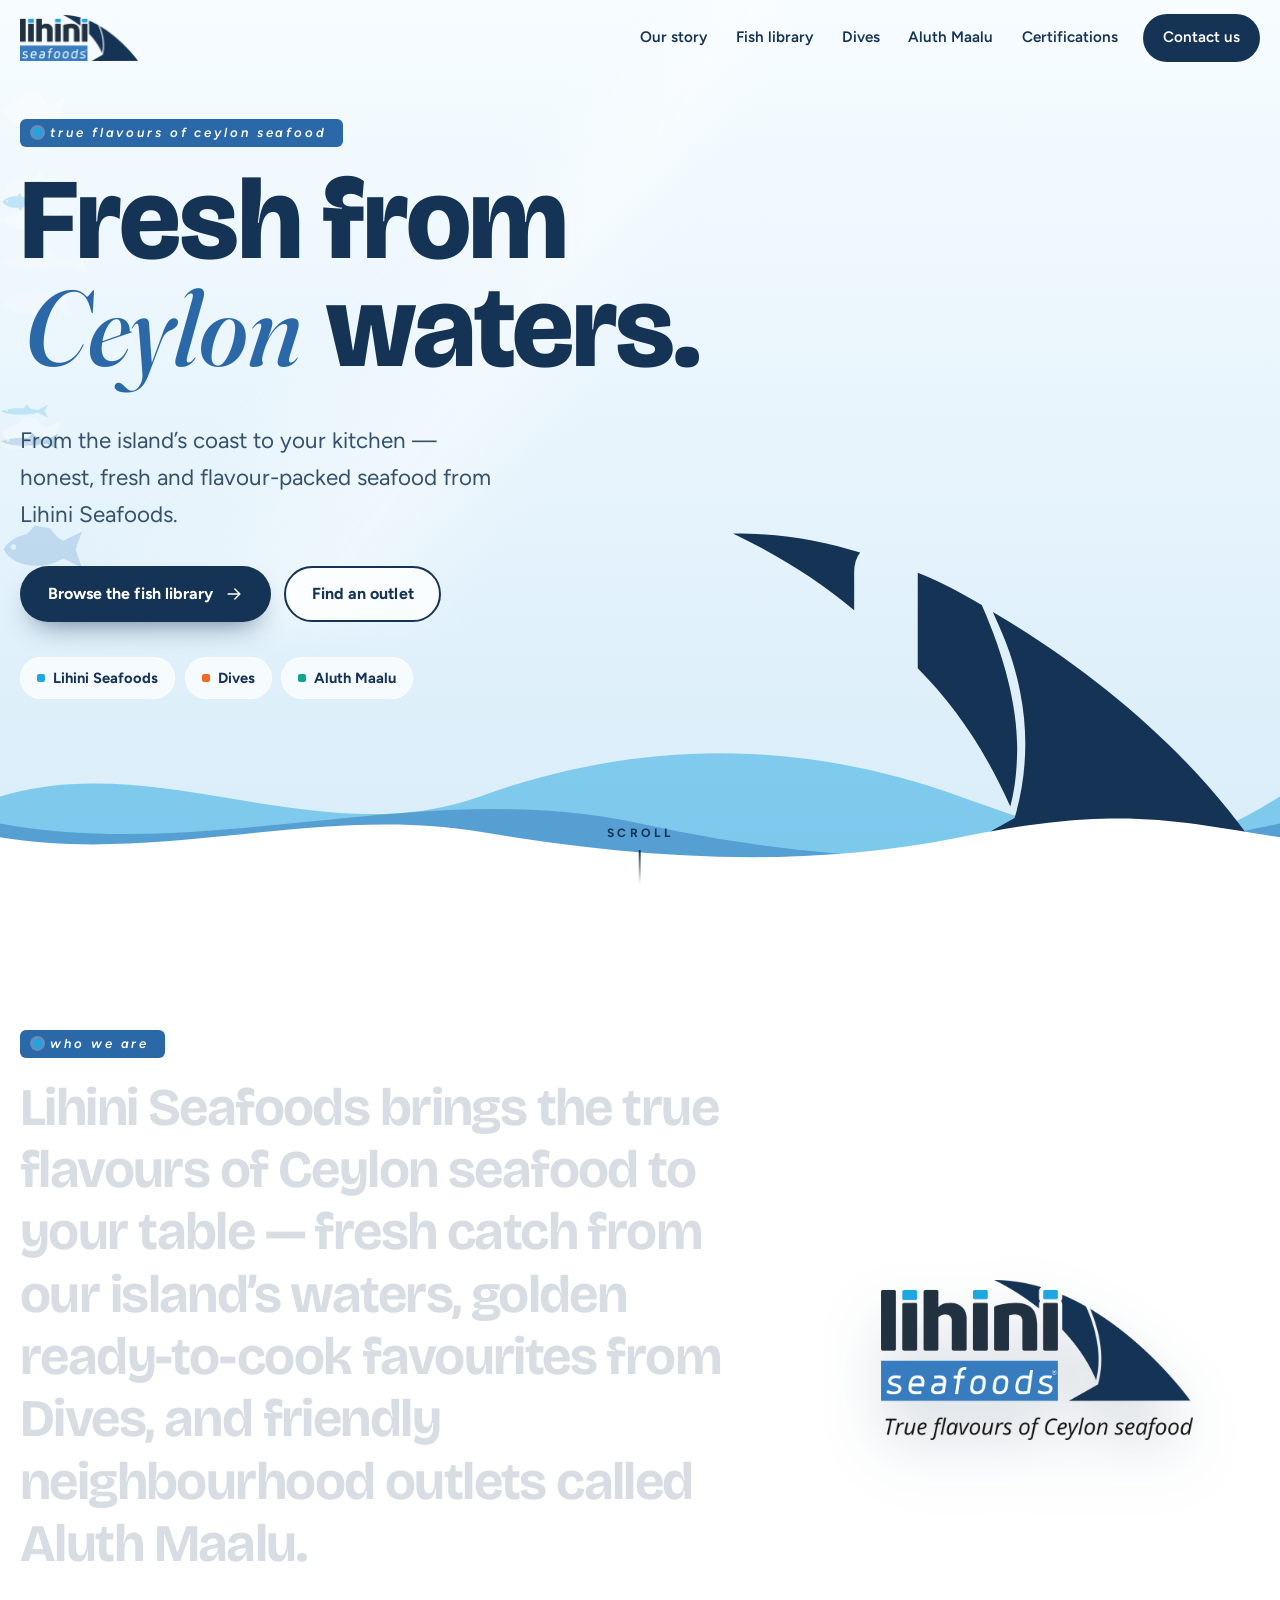
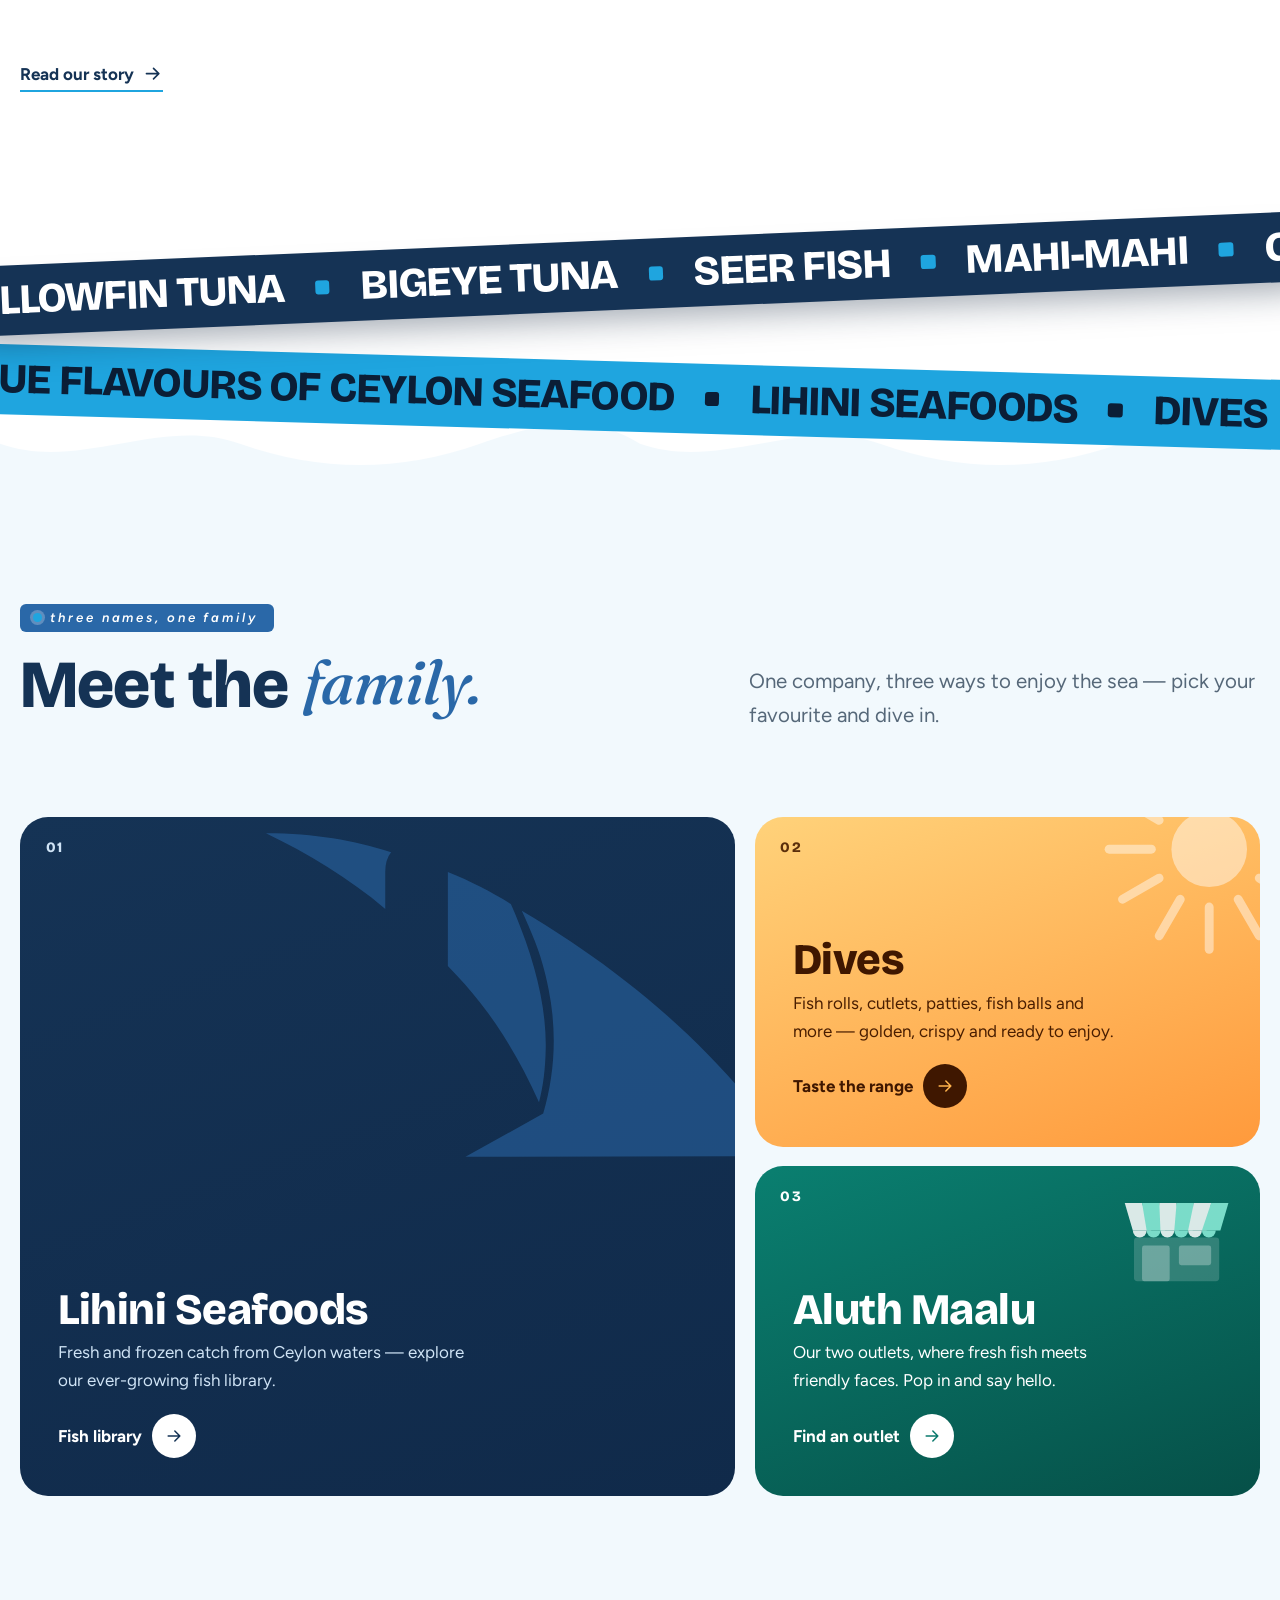
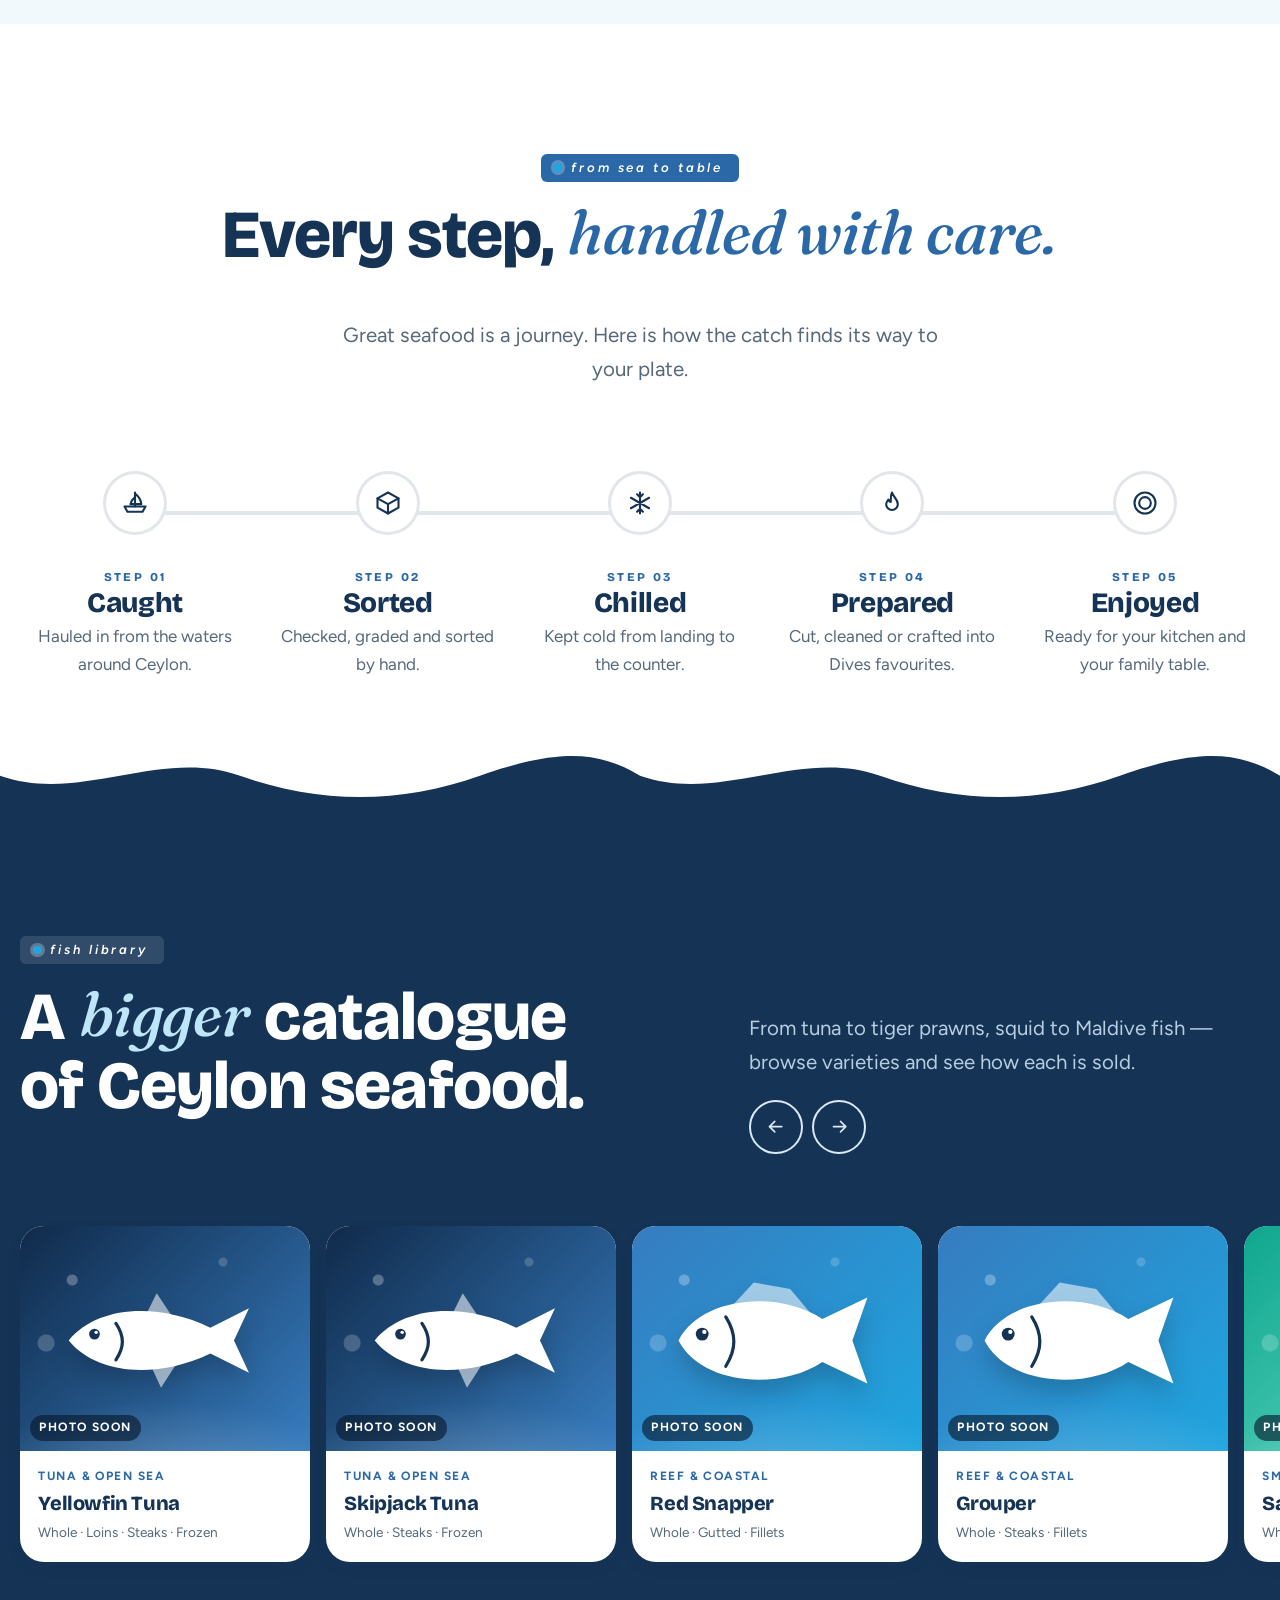
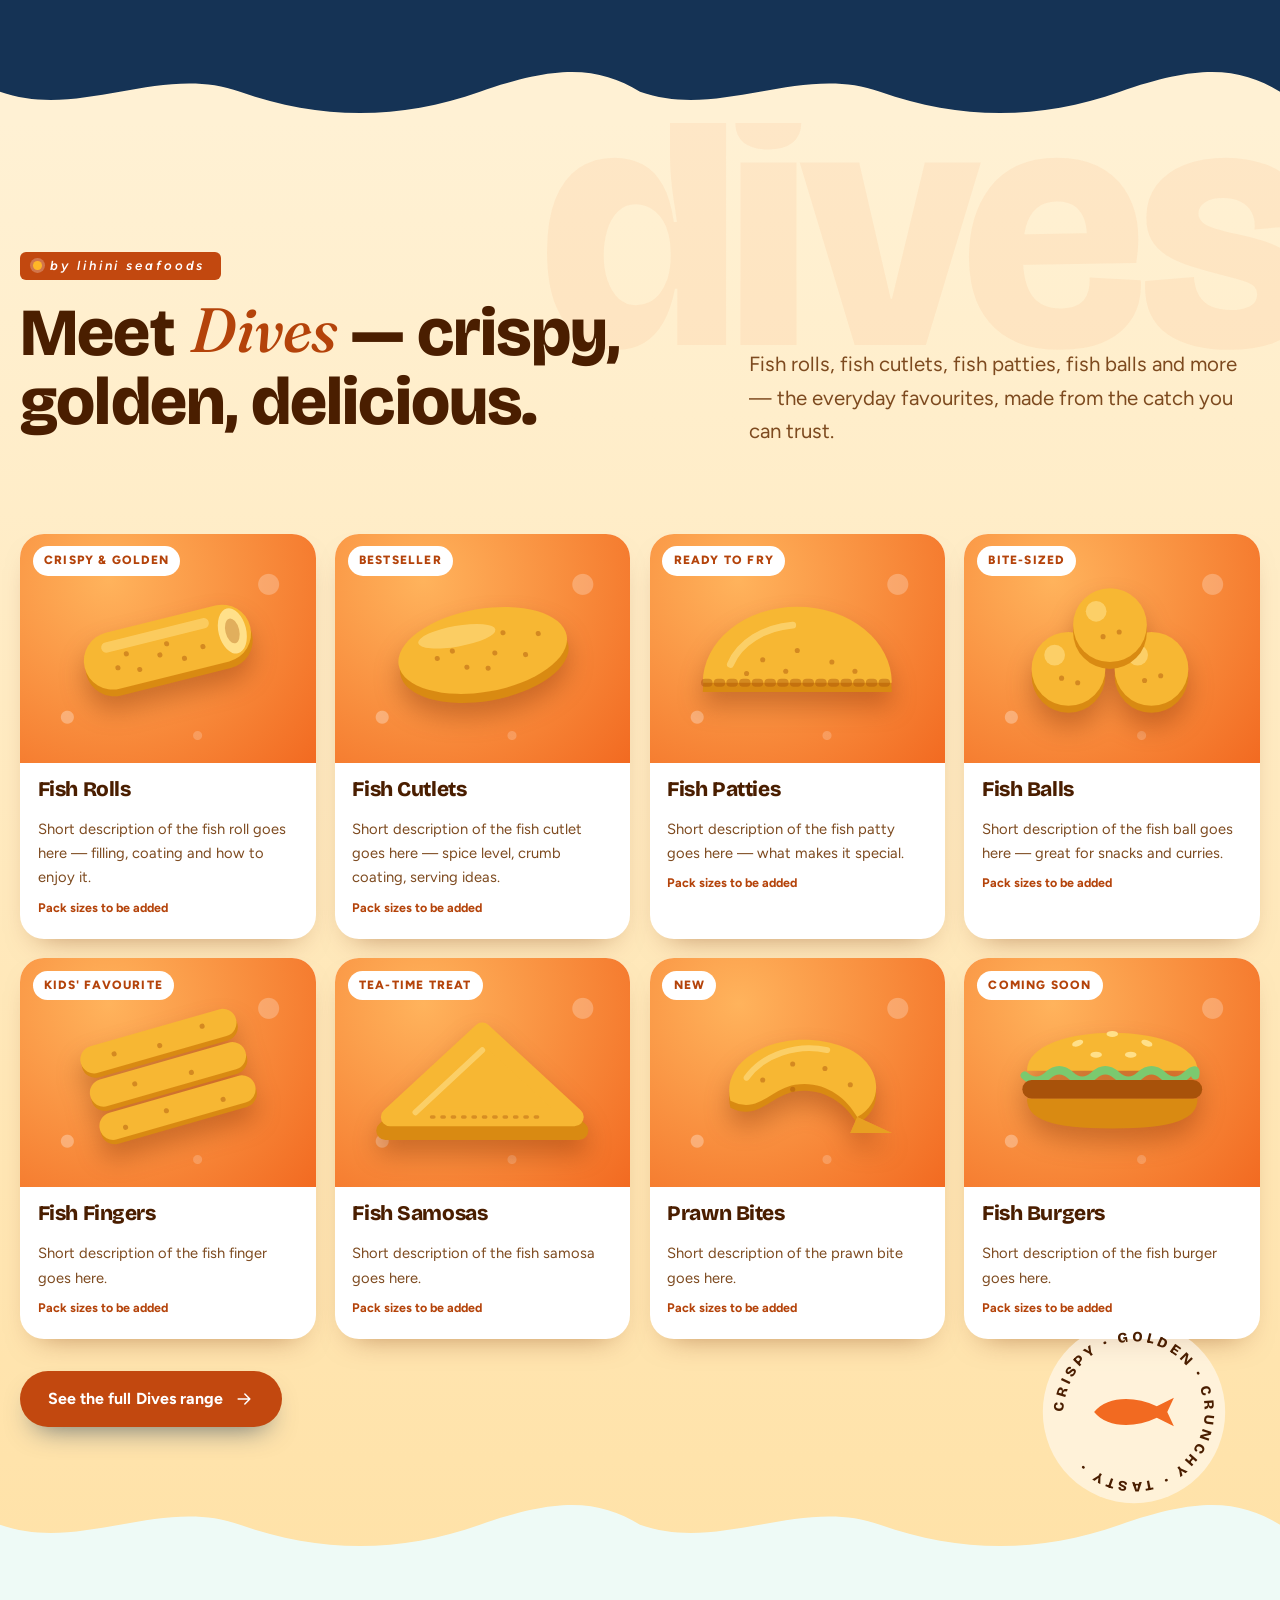
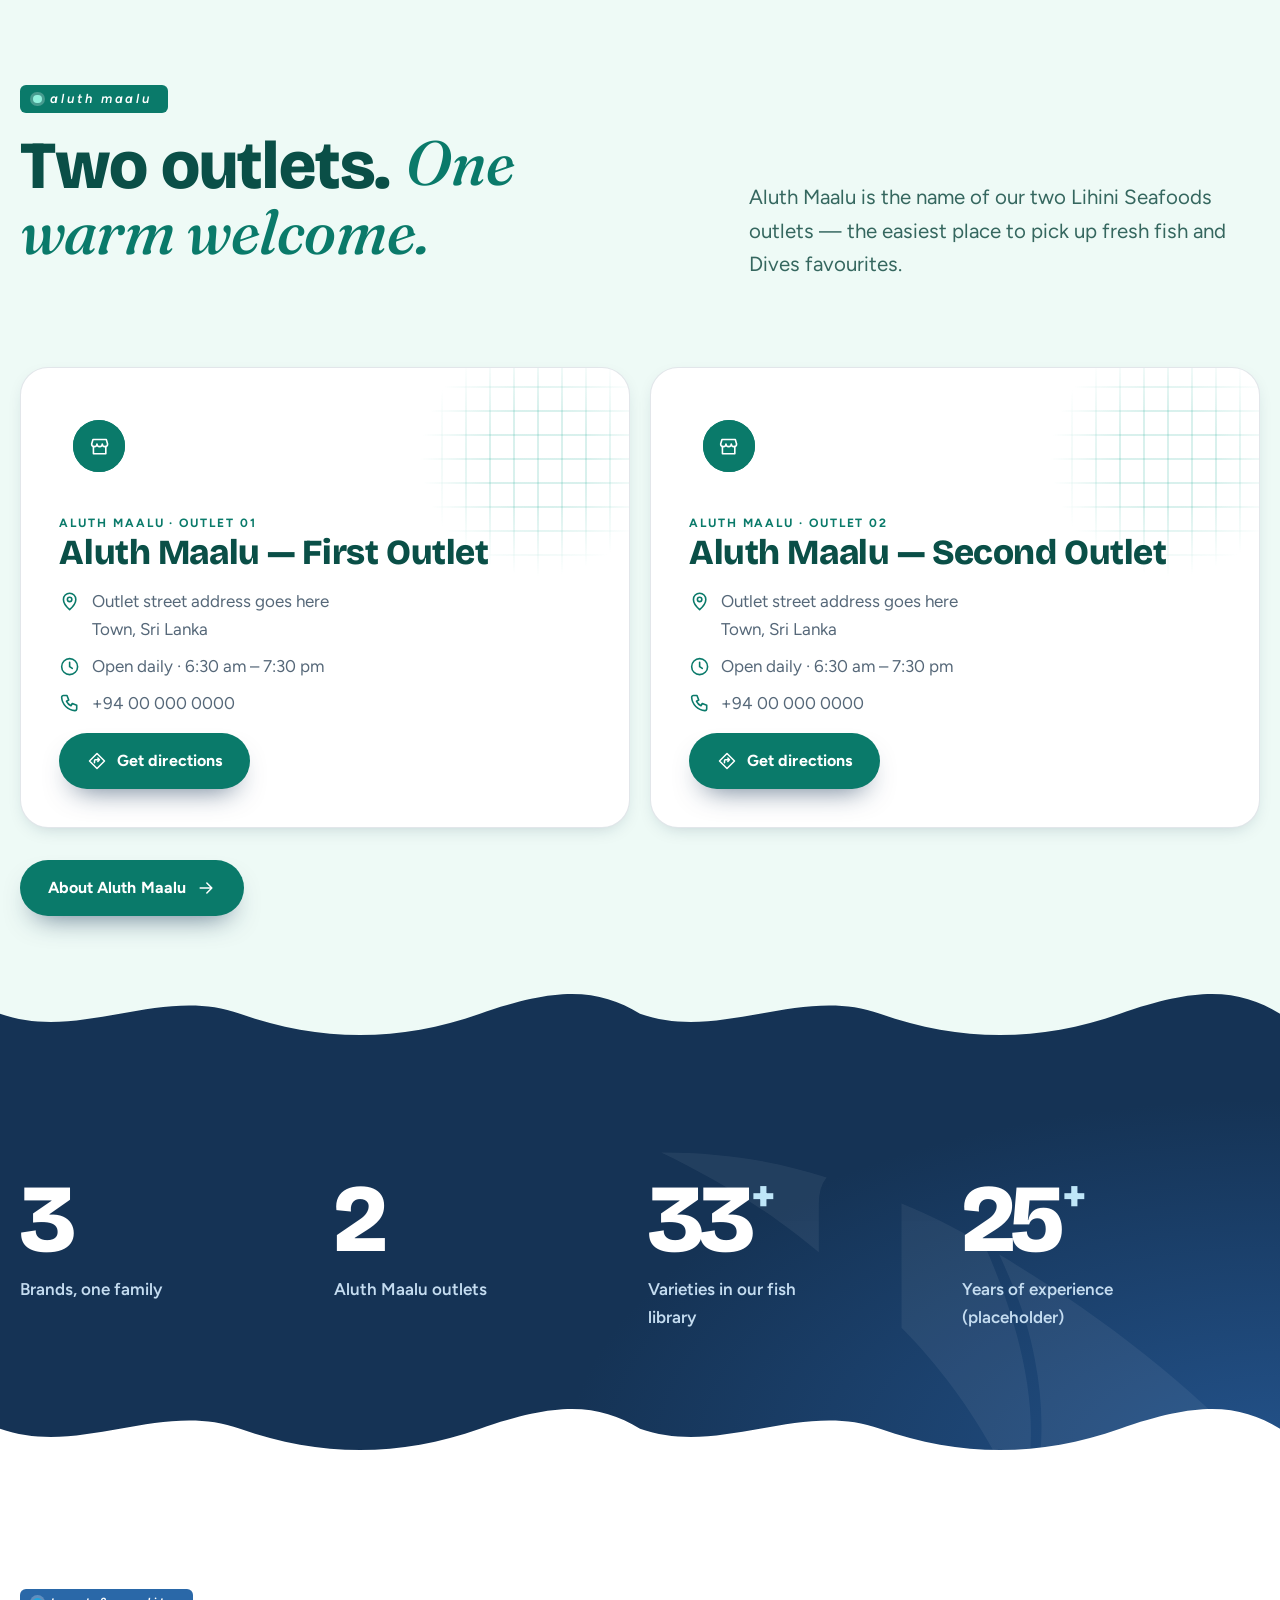
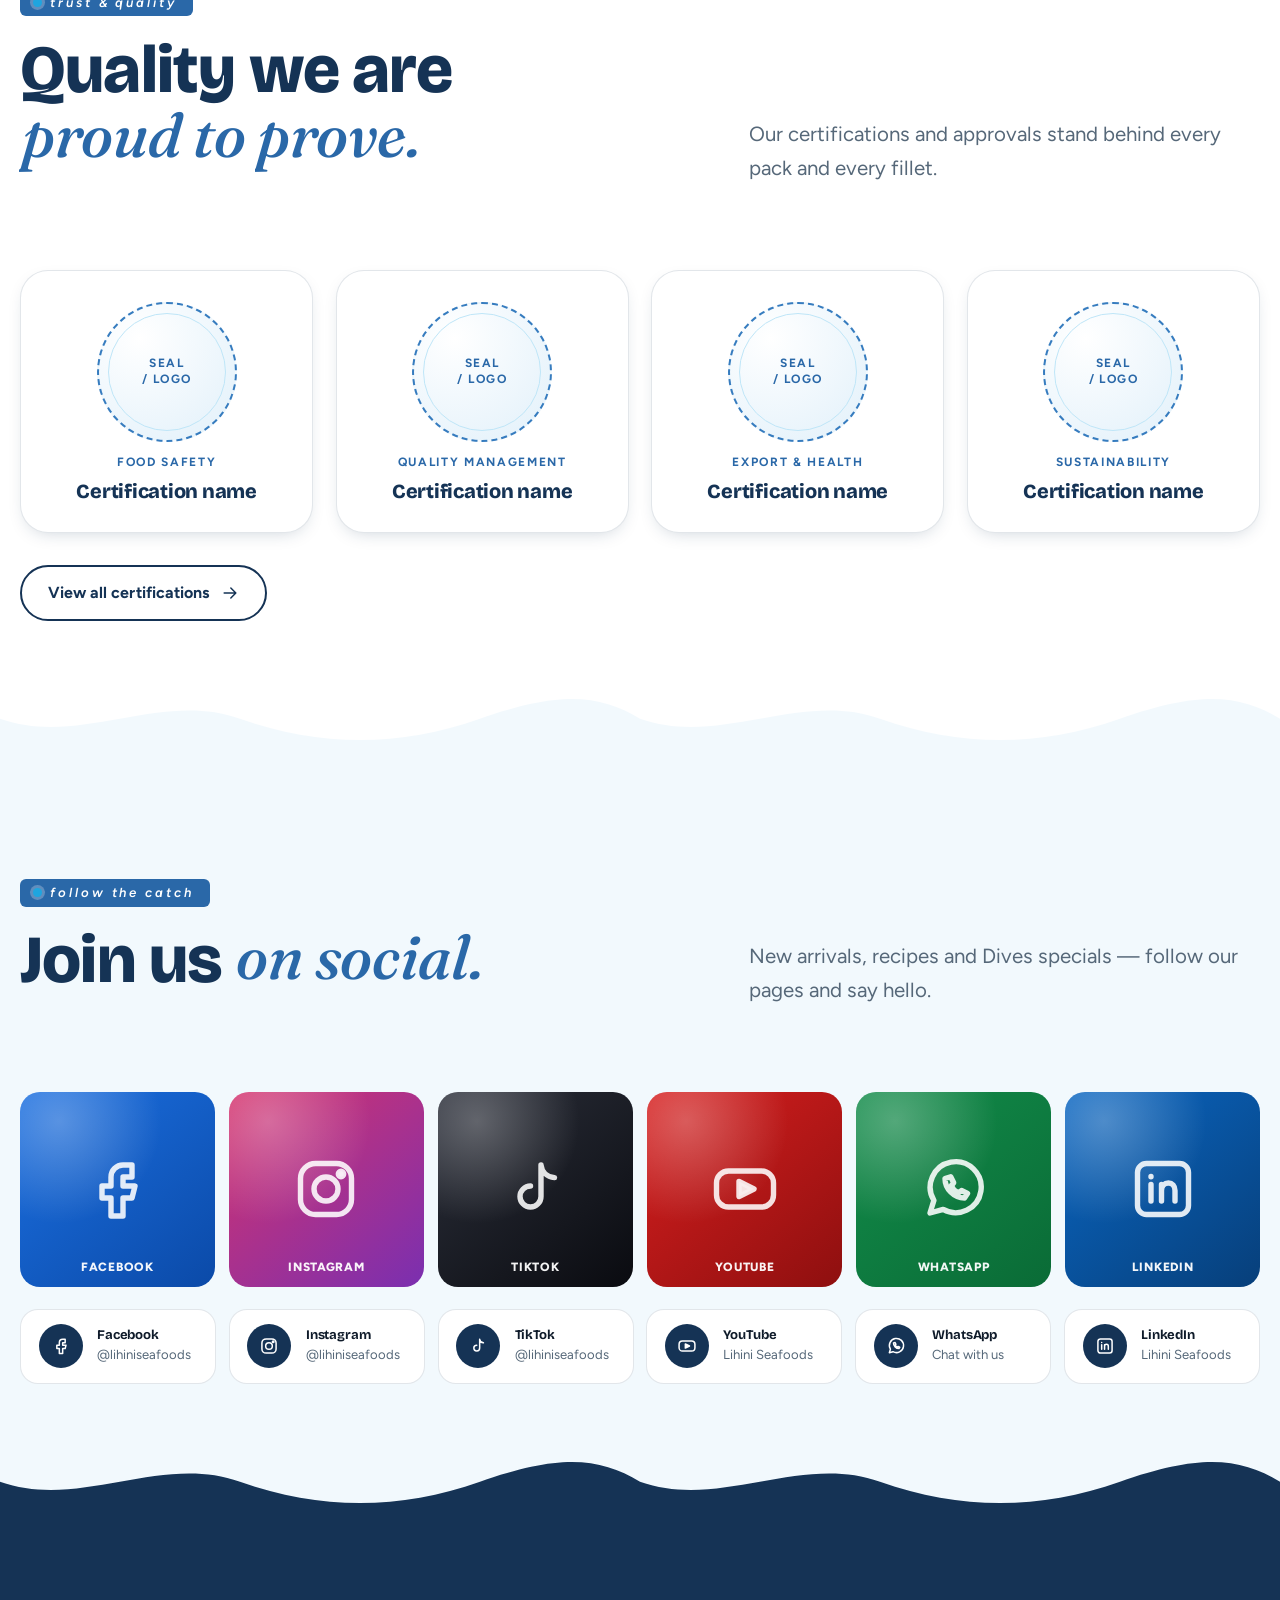
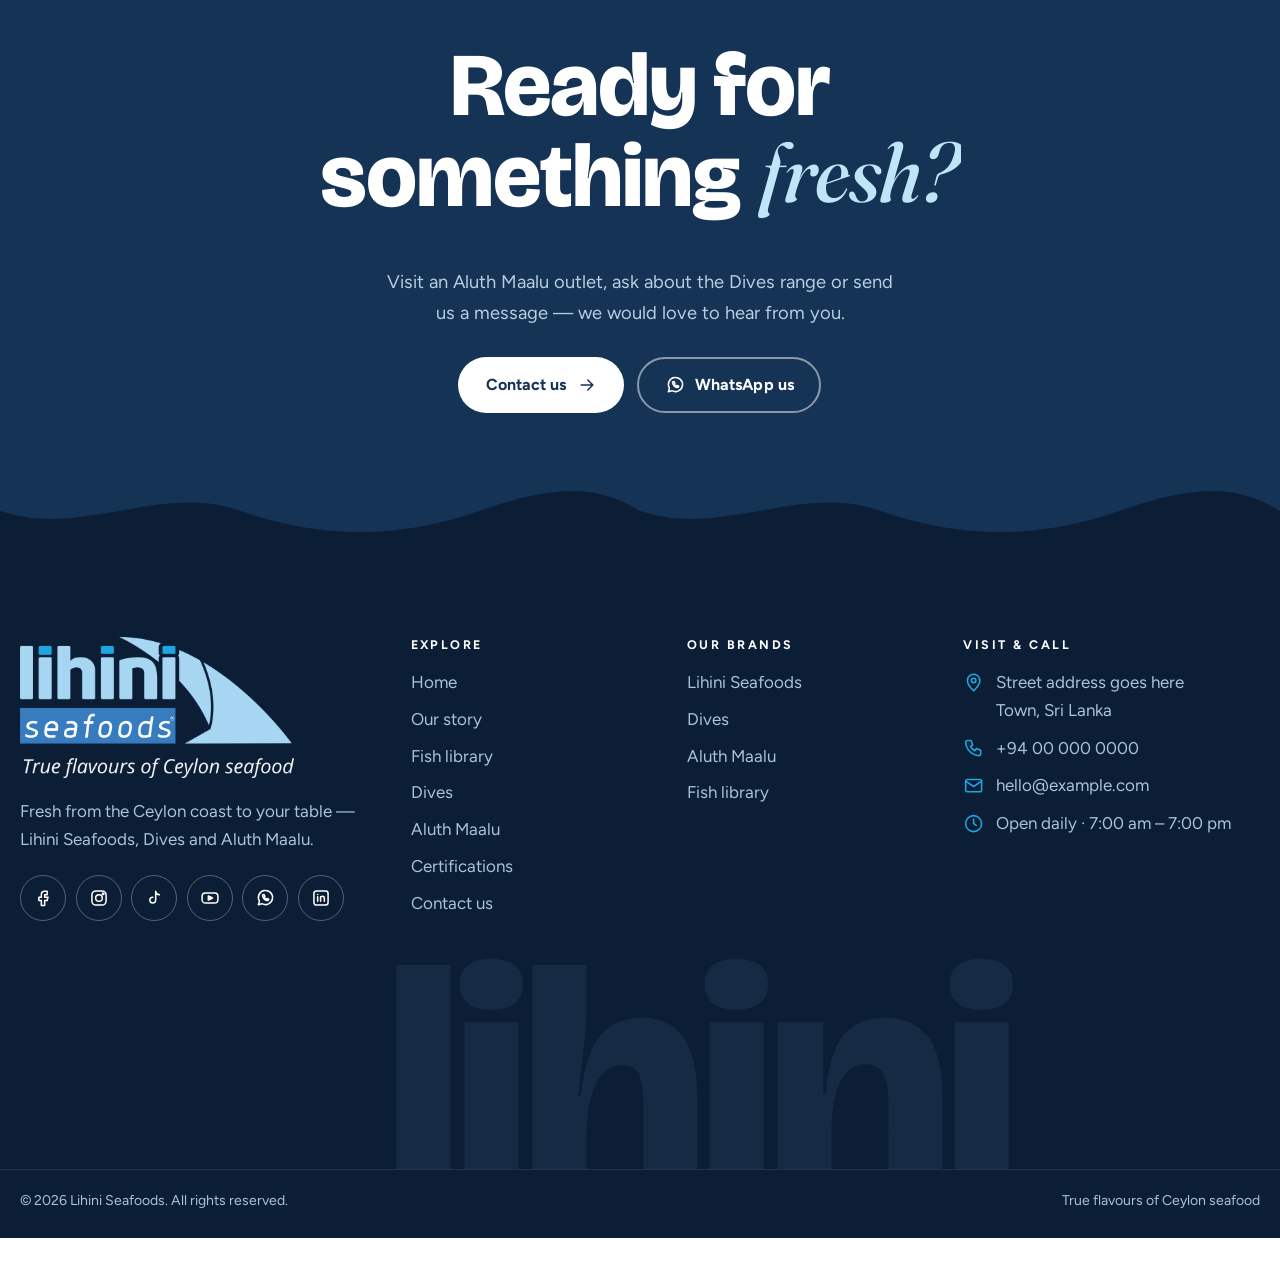
<file: index.html>
<!doctype html>
<html lang="en">
<head>
<meta charset="utf-8">
<meta name="viewport" content="width=device-width, initial-scale=1, viewport-fit=cover">
<title>Lihini Seafoods — True flavours of Ceylon seafood</title>
<meta name="description" content="Lihini Seafoods brings fresh Ceylon seafood, Dives fish rolls, cutlets, patties and fish balls, and Aluth Maalu outlets to your table.">
<meta name="theme-color" content="#153355">
<meta name="color-scheme" content="light">


<link rel="canonical" href="https://lihini.pages.dev/">
<meta property="og:type" content="website">
<meta property="og:site_name" content="Lihini Seafoods">
<meta property="og:title" content="Lihini Seafoods — True flavours of Ceylon seafood">
<meta property="og:description" content="Lihini Seafoods brings fresh Ceylon seafood, Dives fish rolls, cutlets, patties and fish balls, and Aluth Maalu outlets to your table.">
<meta property="og:url" content="https://lihini.pages.dev/">
<meta property="og:image" content="https://lihini.pages.dev/assets/img/og-image.jpg">
<meta name="twitter:card" content="summary_large_image">
<link rel="icon" href="assets/img/favicon.svg" type="image/svg+xml">
<link rel="apple-touch-icon" href="assets/img/apple-touch-icon.png">
<link rel="preconnect" href="https://fonts.googleapis.com">
<link rel="preconnect" href="https://fonts.gstatic.com" crossorigin>
<link rel="stylesheet" href="https://fonts.googleapis.com/css2?family=Bricolage+Grotesque:opsz,wght@12..96,500..800&family=Figtree:wght@400..800&family=Fraunces:ital,opsz,wght@1,9..144,400..600&family=Noto+Sans+Sinhala:wght@400;600&display=swap">
<link rel="stylesheet" href="assets/css/style.css">
<script>(function(){var r=document.documentElement;r.classList.add('js','is-loading');setTimeout(function(){if(!window.__lihiniReady){r.classList.remove('js','is-loading');}},6000);})();</script>
<script type="application/ld+json">{"@context":"https://schema.org","@type":"Organization","name":"Lihini Seafoods","url":"https://lihini.pages.dev","logo":"https://lihini.pages.dev/assets/img/logo-full.png","slogan":"True flavours of Ceylon seafood","brand":[{"@type":"Brand","name":"Dives"},{"@type":"Brand","name":"Aluth Maalu"}]}</script>
</head>
<body class="" data-page="home">
<div class="wipe" aria-hidden="true"><div class="wipe__sheet"><img class="wipe__logo" src="assets/img/logo-full-light.png" width="240" height="123" alt=""></div></div>
<a class="skip" href="#main">Skip to content</a>
<div id="site-header"><noscript><p style="padding:1rem;text-align:center"><a href="index.html">Home</a> · <a href="fish-library.html">Fish library</a> · <a href="dives.html">Dives</a> · <a href="aluth-maalu.html">Aluth Maalu</a> · <a href="certifications.html">Certifications</a> · <a href="contact.html">Contact</a></p></noscript></div>
<main id="main">

<section class="hero" id="top">
  <div class="hero__sea" aria-hidden="true">
    <div class="rays"></div>
    <div class="school" data-mount="school"></div>
    <div class="bubbles" data-mount="bubbles" data-n="18"></div>
  </div>
  <div data-mount="fin" data-class="hero__fin"></div>
  <div class="container hero__inner">
    <span class="eyebrow" data-reveal data-d="300">true flavours of ceylon seafood</span>
    <h1 class="hero__title" data-split data-base="450">Fresh from <em>Ceylon</em> waters.</h1>
    <p class="hero__lead" data-reveal data-d="900">From the island&rsquo;s coast to your kitchen &mdash; honest, fresh and flavour-packed seafood from Lihini Seafoods.</p>
    <div class="btn-row" data-reveal data-d="1050">
      <a class="btn btn--primary" href="fish-library.html">Browse the fish library <i data-ic="arrow" class="icon-arrow"></i></a>
      <a class="btn btn--ghost" href="aluth-maalu.html">Find an outlet</a>
    </div>
    <ul class="hero__brands" data-reveal data-d="1200">
      <li style="--c:var(--cyan)">Lihini Seafoods</li><li style="--c:var(--orange)">Dives</li><li style="--c:var(--teal)">Aluth Maalu</li>
    </ul>
  </div>
  <div class="hero__waves hero__waves--back" aria-hidden="true"><div class="hl hl--1"></div><div class="hl hl--2"></div></div><div class="hero__waves hero__waves--front" aria-hidden="true"><div class="hl hl--3"></div></div>
  <div class="scroll-cue" aria-hidden="true">Scroll</div>
</section>

<section class="section" id="who">
  <div class="container manifesto">
    <div>
      <span class="eyebrow" data-reveal>who we are</span>
      <p class="manifesto__text" data-scrollwords>Lihini Seafoods brings the true flavours of Ceylon seafood to your table &mdash; fresh catch from our island&rsquo;s waters, golden ready-to-cook favourites from Dives, and friendly neighbourhood outlets called Aluth Maalu.</p>
      <a class="link-arrow mt-2" href="our-story.html" data-reveal>Read our story <i data-ic="arrow"></i></a>
    </div>
    <div class="manifesto__logo" data-reveal="zoom"><img src="assets/img/logo-full.png" width="380" height="195" alt="Lihini Seafoods logo" loading="lazy"></div>
  </div>
</section>

<div class="marquee-wrap" aria-hidden="true">
  <div class="marquee marquee--a" data-mount="marquee" data-kind="fish"></div>
  <div class="marquee marquee--b" data-mount="marquee" data-kind="brand"></div>
</div>

<section class="section section--foam wave-top" id="brands">
  <div class="container">
    <div class="section-head section-head--split">
  <div><span class="eyebrow" data-reveal>three names, one family</span><h2 data-split>Meet the <em>family.</em></h2></div>
  <p class="lead" data-reveal data-d="150">One company, three ways to enjoy the sea &mdash; pick your favourite and dive in.</p>
</div>
    <div class="bento" data-stagger>
      <a class="bcard bcard--lihini" href="fish-library.html">
        <span class="bcard__num">01</span><div data-mount="fin" data-class="bcard__art"></div>
        <h3>Lihini Seafoods</h3><p>Fresh and frozen catch from Ceylon waters &mdash; explore our ever-growing fish library.</p>
        <span class="bcard__go">Fish library <span><i data-ic="arrow"></i></span></span>
      </a>
      <a class="bcard bcard--dives" href="dives.html">
        <span class="bcard__num">02</span><svg class="bcard__art" viewBox="0 0 200 200" fill="#fff" aria-hidden="true"><rect x="96" y="6" width="8" height="46" rx="4" transform="rotate(0 100 100)"/><rect x="96" y="6" width="8" height="46" rx="4" transform="rotate(30 100 100)"/><rect x="96" y="6" width="8" height="46" rx="4" transform="rotate(60 100 100)"/><rect x="96" y="6" width="8" height="46" rx="4" transform="rotate(90 100 100)"/><rect x="96" y="6" width="8" height="46" rx="4" transform="rotate(120 100 100)"/><rect x="96" y="6" width="8" height="46" rx="4" transform="rotate(150 100 100)"/><rect x="96" y="6" width="8" height="46" rx="4" transform="rotate(180 100 100)"/><rect x="96" y="6" width="8" height="46" rx="4" transform="rotate(210 100 100)"/><rect x="96" y="6" width="8" height="46" rx="4" transform="rotate(240 100 100)"/><rect x="96" y="6" width="8" height="46" rx="4" transform="rotate(270 100 100)"/><rect x="96" y="6" width="8" height="46" rx="4" transform="rotate(300 100 100)"/><rect x="96" y="6" width="8" height="46" rx="4" transform="rotate(330 100 100)"/><circle cx="100" cy="100" r="34"/></svg>
        <h3>Dives</h3><p>Fish rolls, cutlets, patties, fish balls and more &mdash; golden, crispy and ready to enjoy.</p>
        <span class="bcard__go">Taste the range <span><i data-ic="arrow"></i></span></span>
      </a>
      <a class="bcard bcard--aluth" href="aluth-maalu.html">
        <span class="bcard__num">03</span><svg class="bcard__art" viewBox="0 0 200 170" aria-hidden="true"><rect x="26" y="86" width="148" height="76" rx="6" fill="rgba(255,255,255,.2)"/><rect x="40" y="100" width="48" height="62" rx="4" fill="rgba(255,255,255,.35)"/><rect x="104" y="100" width="56" height="34" rx="4" fill="rgba(255,255,255,.35)"/><path d="M10 26H40L56 74H24Z" fill="#ffffff"/><path d="M40 26H70L80 74H48Z" fill="#8ff0dc"/><path d="M70 26H100L104 74H72Z" fill="#ffffff"/><path d="M100 26H130L128 74H96Z" fill="#8ff0dc"/><path d="M130 26H160L152 74H120Z" fill="#ffffff"/><path d="M160 26H190L176 74H144Z" fill="#8ff0dc"/><path d="M24 74a12 12 0 0 0 24 0Z" fill="#fff"/><path d="M48 74a12 12 0 0 0 24 0Z" fill="#8ff0dc"/><path d="M72 74a12 12 0 0 0 24 0Z" fill="#fff"/><path d="M96 74a12 12 0 0 0 24 0Z" fill="#8ff0dc"/><path d="M120 74a12 12 0 0 0 24 0Z" fill="#fff"/><path d="M144 74a12 12 0 0 0 24 0Z" fill="#8ff0dc"/></svg>
        <h3>Aluth Maalu</h3><p>Our two outlets, where fresh fish meets friendly faces. Pop in and say hello.</p>
        <span class="bcard__go">Find an outlet <span><i data-ic="arrow"></i></span></span>
      </a>
    </div>
  </div>
</section>

<section class="section" id="journey">
  <div class="container">
    <div class="section-head center">
  <div><span class="eyebrow" data-reveal>from sea to table</span><h2 data-split>Every step, <em>handled with care.</em></h2></div>
  <p class="lead" data-reveal data-d="150">Great seafood is a journey. Here is how the catch finds its way to your plate.</p>
</div>
    <ol class="journey">
      <li class="step"><span class="step__ic"><i data-ic="boat"></i></span><span class="step__n">STEP 01</span><h3>Caught</h3><p>Hauled in from the waters around Ceylon.</p></li>
      <li class="step"><span class="step__ic"><i data-ic="box"></i></span><span class="step__n">STEP 02</span><h3>Sorted</h3><p>Checked, graded and sorted by hand.</p></li>
      <li class="step"><span class="step__ic"><i data-ic="snow"></i></span><span class="step__n">STEP 03</span><h3>Chilled</h3><p>Kept cold from landing to the counter.</p></li>
      <li class="step"><span class="step__ic"><i data-ic="flame"></i></span><span class="step__n">STEP 04</span><h3>Prepared</h3><p>Cut, cleaned or crafted into Dives favourites.</p></li>
      <li class="step"><span class="step__ic"><i data-ic="plate"></i></span><span class="step__n">STEP 05</span><h3>Enjoyed</h3><p>Ready for your kitchen and your family table.</p></li>
    </ol>
  </div>
</section>

<div class="rail-wrap">
<section class="section section--navy wave-top" id="library">
  <div class="container">
    <div class="section-head section-head--split">
      <div><span class="eyebrow" data-reveal>fish library</span><h2 data-split>A <em>bigger</em> catalogue of Ceylon seafood.</h2></div>
      <div data-reveal data-d="150"><p class="lead">From tuna to tiger prawns, squid to Maldive fish &mdash; browse varieties and see how each is sold.</p>
        <div class="rail__ctrl mt-1"><button class="prev" type="button" aria-label="Previous"><i data-ic="arrow"></i></button><button class="next" type="button" aria-label="Next"><i data-ic="arrow"></i></button></div></div>
    </div>
  </div>
  <div class="rail" data-mount="rail" data-limit="12" data-reveal></div>
</section>
</div>

<section class="section dives wave-top" id="dives">
  <div class="dives__giant" aria-hidden="true">dives</div>
  <svg class="dives__badge" viewBox="0 0 200 200" aria-hidden="true"><defs><path id="bp" d="M100 100m-74 0a74 74 0 1 1 148 0a74 74 0 1 1-148 0"/></defs><circle cx="100" cy="100" r="96" fill="#fff" opacity=".55"/><text class="dives__ring"><textPath href="#bp">crispy · golden · crunchy · tasty · </textPath></text><g transform="translate(53 69) scale(.5)" fill="#f26a21"><path d="M10 62C36 30 92 26 142 50L178 32 164 62 178 92 142 74C92 98 36 94 10 62Z"/></g></svg>
  <div class="container">
    <div class="section-head section-head--split">
  <div><span class="eyebrow" data-reveal>by lihini seafoods</span><h2 data-split>Meet <em>Dives</em> &mdash; crispy, golden, delicious.</h2></div>
  <p class="lead" data-reveal data-d="150">Fish rolls, fish cutlets, fish patties, fish balls and more &mdash; the everyday favourites, made from the catch you can trust.</p>
</div>
    <div class="dgrid" data-mount="dives" data-limit="8"></div>
    <div class="btn-row mt-2" data-reveal><a class="btn btn--primary" href="dives.html">See the full Dives range <i data-ic="arrow" class="icon-arrow"></i></a></div>
  </div>
</section>

<section class="section section--mint wave-top" id="aluth">
  <div class="container">
    <div class="section-head section-head--split">
  <div><span class="eyebrow" data-reveal>aluth maalu</span><h2 data-split>Two outlets. <em>One warm welcome.</em></h2></div>
  <p class="lead" data-reveal data-d="150">Aluth Maalu is the name of our two Lihini Seafoods outlets &mdash; the easiest place to pick up fresh fish and Dives favourites.</p>
</div>
    <div class="outlets" data-mount="outlets"></div>
    <noscript><p class="lead">This section needs JavaScript. Please enable it, or <a class="link-arrow" href="contact.html">contact us</a> and we will gladly help.</p></noscript>
    <div class="btn-row mt-2" data-reveal><a class="btn btn--primary" href="aluth-maalu.html">About Aluth Maalu <i data-ic="arrow" class="icon-arrow"></i></a></div>
  </div>
</section>

<section class="stats section wave-top">
  <div class="container"><div class="stats__grid" data-mount="stats"></div></div>
</section>

<section class="section wave-top" id="certs">
  <div class="container">
    <div class="section-head section-head--split">
  <div><span class="eyebrow" data-reveal>trust &amp; quality</span><h2 data-split>Quality we are <em>proud to prove.</em></h2></div>
  <p class="lead" data-reveal data-d="150">Our certifications and approvals stand behind every pack and every fillet.</p>
</div>
    <div class="cgrid cgrid--teaser" data-mount="certs" data-limit="4" data-compact></div>
    <div class="btn-row mt-2" data-reveal><a class="btn btn--ghost" href="certifications.html">View all certifications <i data-ic="arrow" class="icon-arrow"></i></a></div>
  </div>
</section>

<section class="section section--foam wave-top" id="social">
  <div class="container">
    <div class="section-head section-head--split">
  <div><span class="eyebrow" data-reveal>follow the catch</span><h2 data-split>Join us <em>on social.</em></h2></div>
  <p class="lead" data-reveal data-d="150">New arrivals, recipes and Dives specials &mdash; follow our pages and say hello.</p>
</div>
    <div class="sgrid" data-mount="socialtiles"></div>
    <div class="plat" data-mount="platforms"></div>
  </div>
</section>

<section class="cta wave-top">
  <canvas data-bubbles aria-hidden="true"></canvas>
  <div class="container">
    <h2 data-split>Ready for something <em>fresh?</em></h2>
    <p data-reveal>Visit an Aluth Maalu outlet, ask about the Dives range or send us a message &mdash; we would love to hear from you.</p>
    <div class="btn-row" data-reveal data-d="150"><a class="btn btn--light" href="contact.html">Contact us <i data-ic="arrow" class="icon-arrow"></i></a><a class="btn btn--outline-light" data-wa="Hello Lihini Seafoods!" href="#"><i data-ic="whatsapp"></i> WhatsApp us</a></div>
  </div>
</section>

</main>
<div id="site-footer"></div>
<script src="assets/js/config.js"></script>
<script src="assets/js/data.js"></script>
<script src="assets/js/main.js"></script>
</body>
</html>
</file>
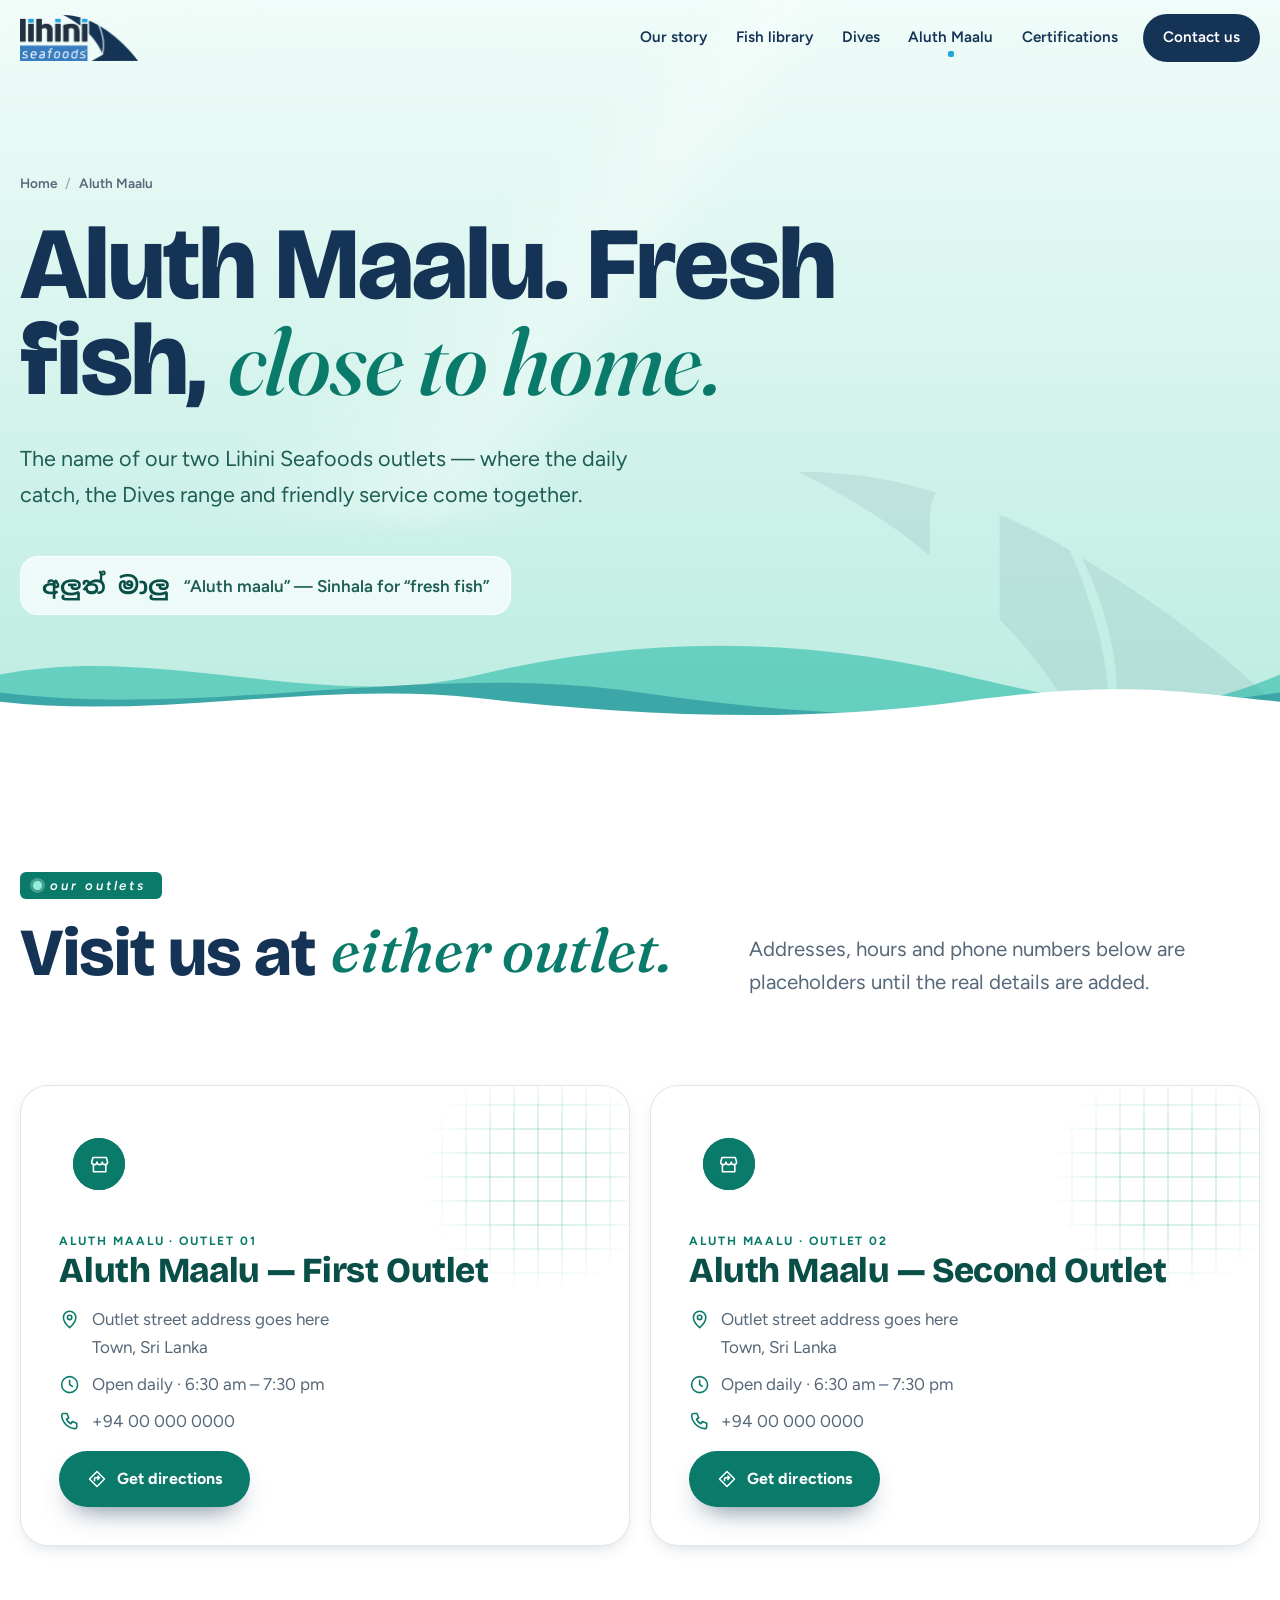
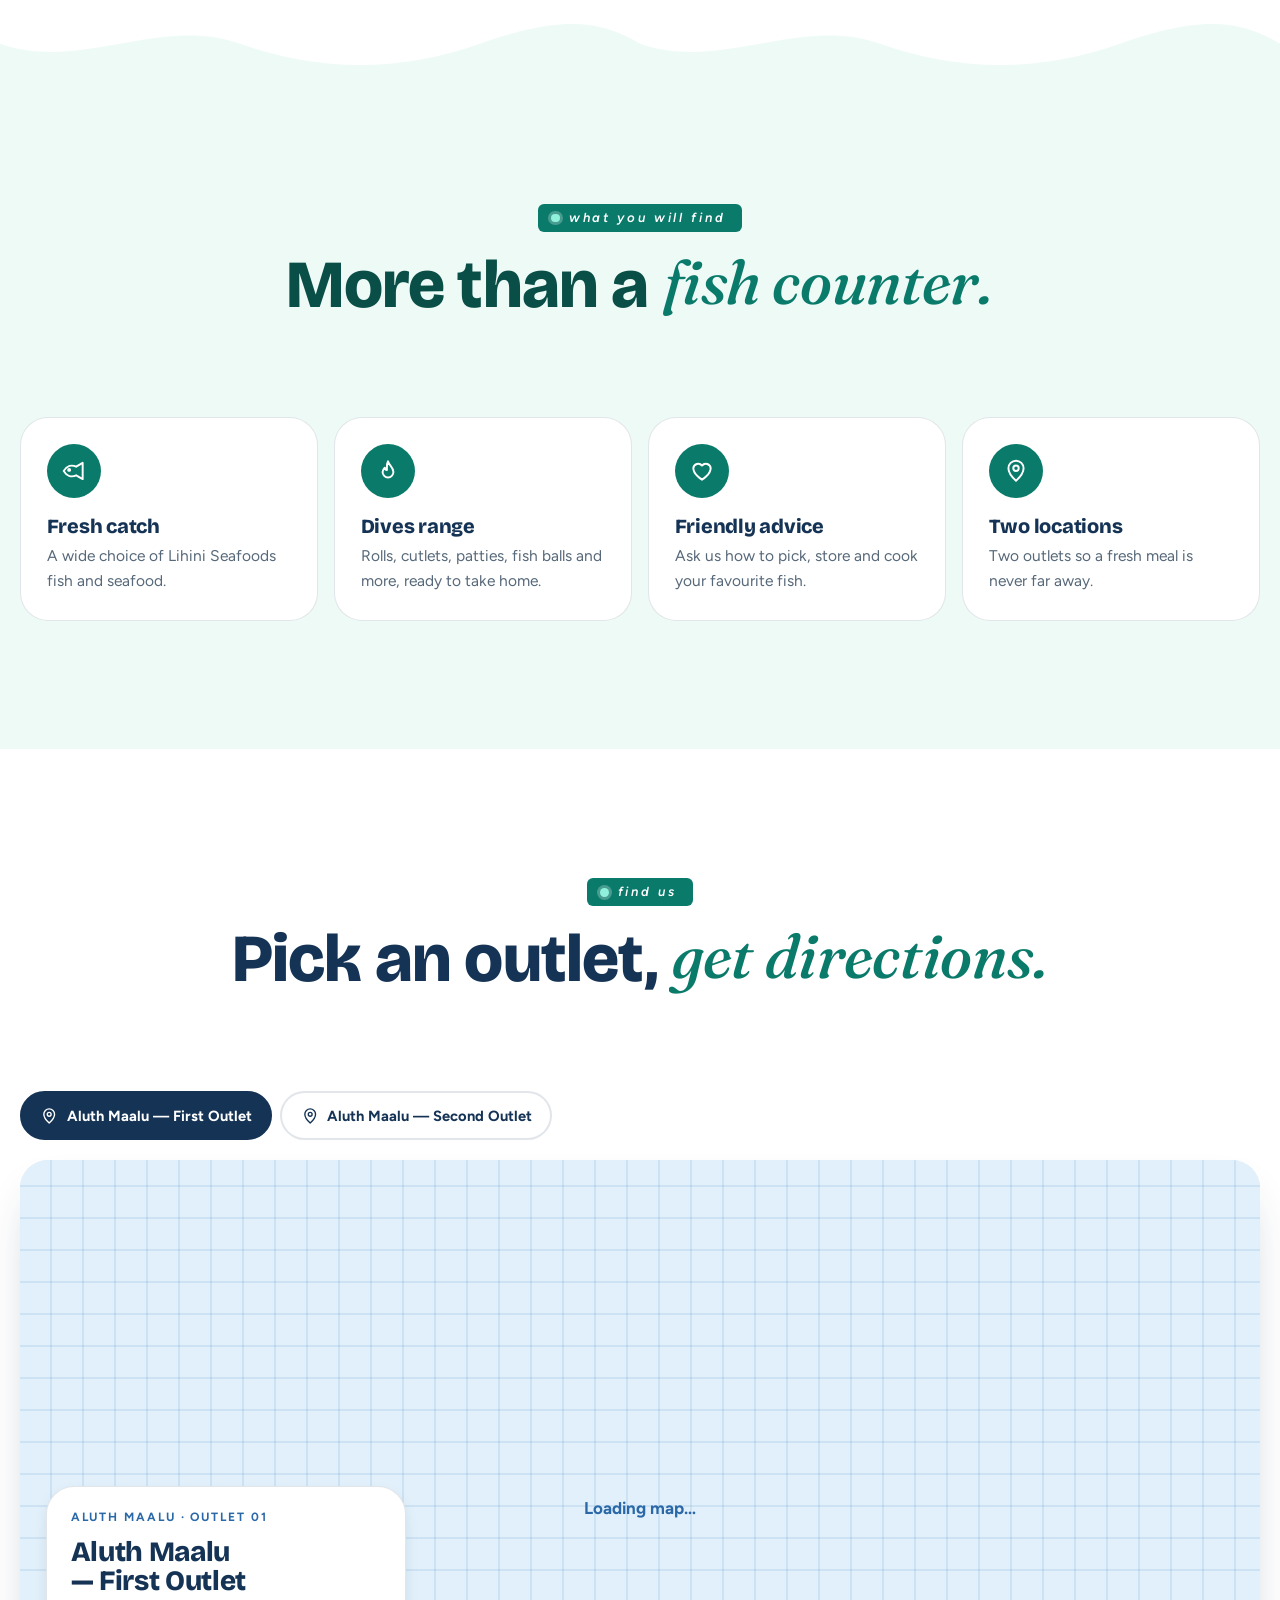
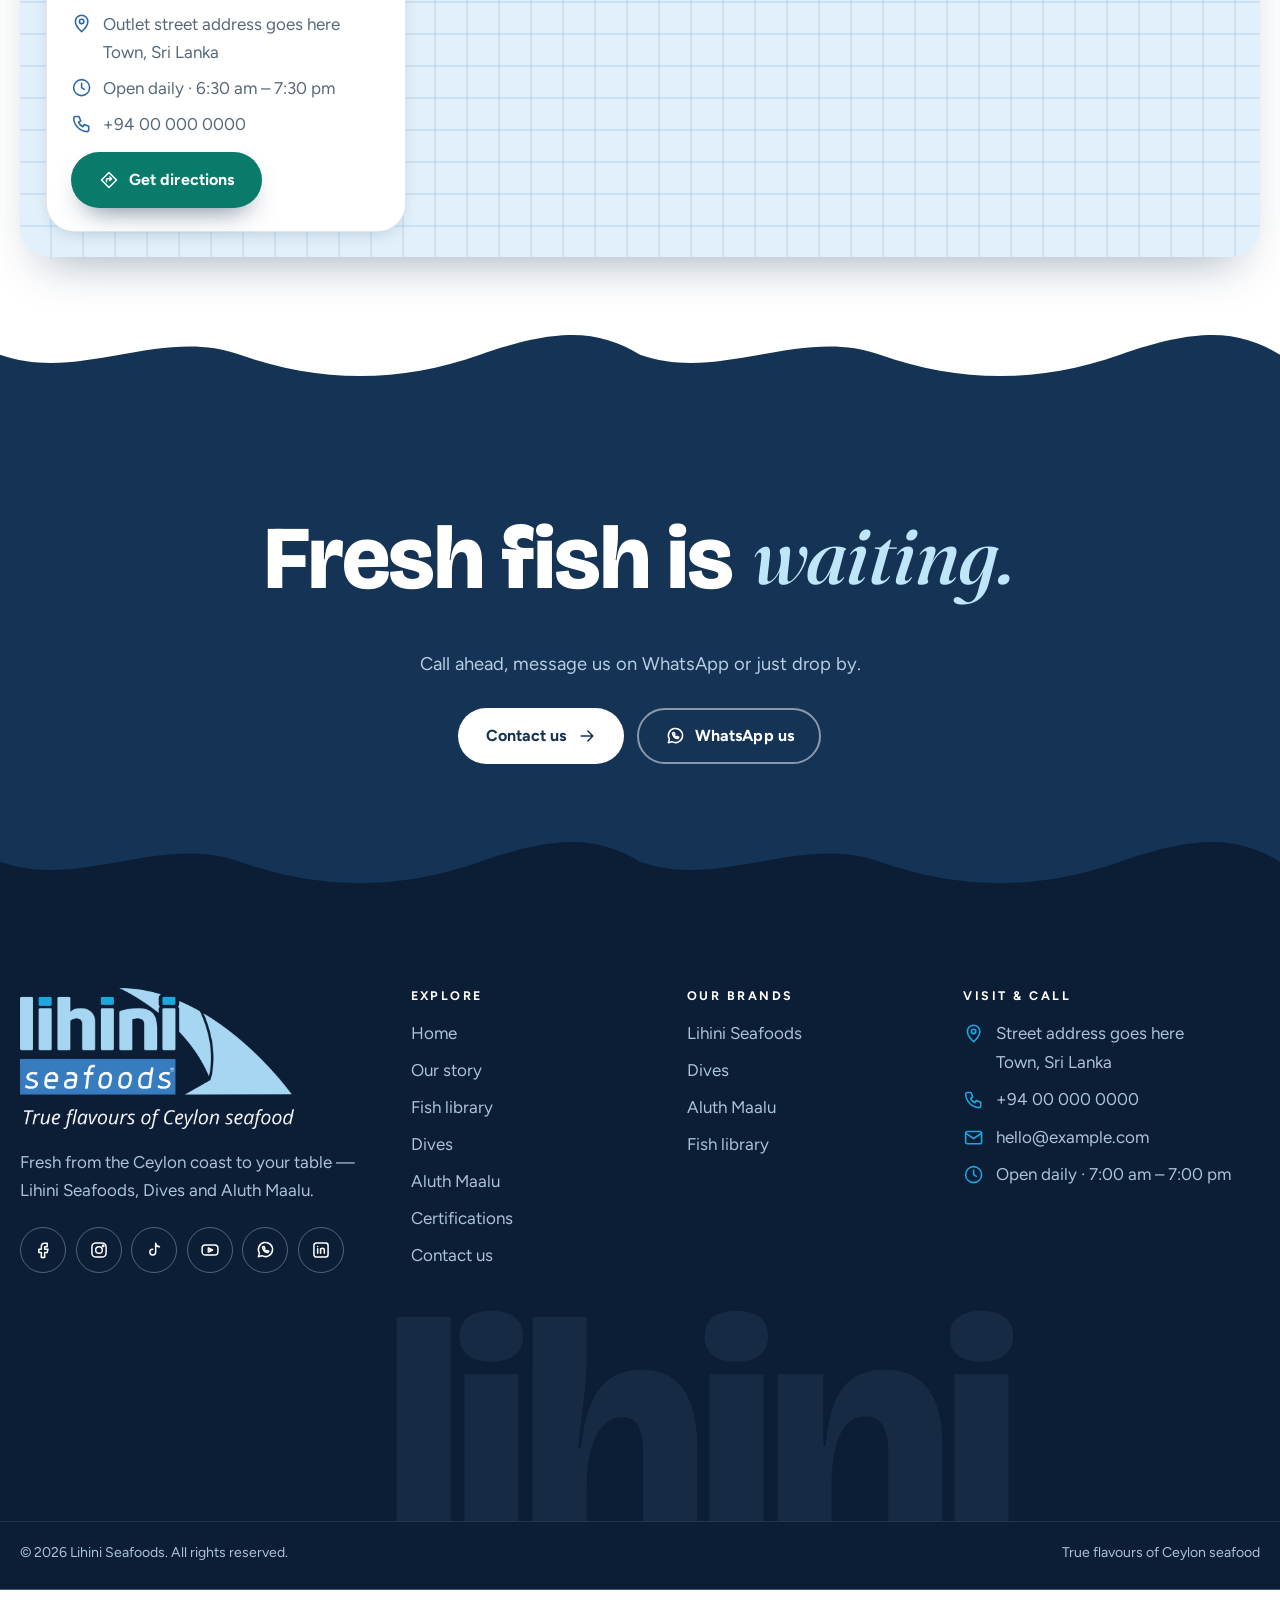
<file: aluth-maalu.html>
<!doctype html>
<html lang="en">
<head>
<meta charset="utf-8">
<meta name="viewport" content="width=device-width, initial-scale=1, viewport-fit=cover">
<title>Aluth Maalu outlets — fresh fish & Dives | Lihini Seafoods</title>
<meta name="description" content="Aluth Maalu by Lihini Seafoods: two outlets for fresh fish and Dives favourites. Find addresses, hours and directions.">
<meta name="theme-color" content="#153355">
<meta name="color-scheme" content="light">


<link rel="canonical" href="https://lihini.pages.dev/aluth-maalu.html">
<meta property="og:type" content="website">
<meta property="og:site_name" content="Lihini Seafoods">
<meta property="og:title" content="Aluth Maalu outlets — fresh fish & Dives | Lihini Seafoods">
<meta property="og:description" content="Aluth Maalu by Lihini Seafoods: two outlets for fresh fish and Dives favourites. Find addresses, hours and directions.">
<meta property="og:url" content="https://lihini.pages.dev/aluth-maalu.html">
<meta property="og:image" content="https://lihini.pages.dev/assets/img/og-image.jpg">
<meta name="twitter:card" content="summary_large_image">
<link rel="icon" href="assets/img/favicon.svg" type="image/svg+xml">
<link rel="apple-touch-icon" href="assets/img/apple-touch-icon.png">
<link rel="preconnect" href="https://fonts.googleapis.com">
<link rel="preconnect" href="https://fonts.gstatic.com" crossorigin>
<link rel="stylesheet" href="https://fonts.googleapis.com/css2?family=Bricolage+Grotesque:opsz,wght@12..96,500..800&family=Figtree:wght@400..800&family=Fraunces:ital,opsz,wght@1,9..144,400..600&family=Noto+Sans+Sinhala:wght@400;600&display=swap">
<link rel="stylesheet" href="assets/css/style.css">
<script>(function(){var r=document.documentElement;r.classList.add('js','is-loading');setTimeout(function(){if(!window.__lihiniReady){r.classList.remove('js','is-loading');}},6000);})();</script>

</head>
<body class="theme-aluth" data-page="aluth">
<div class="wipe" aria-hidden="true"><div class="wipe__sheet"><img class="wipe__logo" src="assets/img/logo-full-light.png" width="240" height="123" alt=""></div></div>
<a class="skip" href="#main">Skip to content</a>
<div id="site-header"><noscript><p style="padding:1rem;text-align:center"><a href="index.html">Home</a> · <a href="fish-library.html">Fish library</a> · <a href="dives.html">Dives</a> · <a href="aluth-maalu.html">Aluth Maalu</a> · <a href="certifications.html">Certifications</a> · <a href="contact.html">Contact</a></p></noscript></div>
<main id="main">

<section class="phero">
  <div class="hero__sea" aria-hidden="true"><div class="rays"></div><div class="bubbles" data-mount="bubbles" data-n="14"></div></div>
  <div data-mount="fin" data-class="phero__fin"></div>
  <div class="container">
    <nav class="crumbs" aria-label="Breadcrumb" data-reveal="fade"><a href="index.html">Home</a><span aria-hidden="true">/</span><span>Aluth Maalu</span></nav>
    <h1 data-split data-base="350">Aluth Maalu. Fresh fish, <em>close to home.</em></h1>
    <p class="lead" data-reveal data-d="700">The name of our two Lihini Seafoods outlets &mdash; where the daily catch, the Dives range and friendly service come together.</p>
    <div class="meaning" data-reveal data-d="900"><b lang="si">අලුත් මාලු</b><span>&ldquo;Aluth maalu&rdquo; &mdash; Sinhala for &ldquo;fresh fish&rdquo;</span></div>
  </div>
  <div class="hero__waves hero__waves--back" aria-hidden="true"><div class="hl hl--1"></div><div class="hl hl--2"></div></div><div class="hero__waves hero__waves--front" aria-hidden="true"><div class="hl hl--3"></div></div>
</section>

<section class="section" id="outlets">
  <div class="container">
    <div class="section-head section-head--split">
  <div><span class="eyebrow" data-reveal>our outlets</span><h2 data-split>Visit us at <em>either outlet.</em></h2></div>
  <p class="lead" data-reveal data-d="150">Addresses, hours and phone numbers below are placeholders until the real details are added.</p>
</div>
    <div class="outlets" data-mount="outlets"></div>
    <noscript><p class="lead">This section needs JavaScript. Please enable it, or <a class="link-arrow" href="contact.html">contact us</a> and we will gladly help.</p></noscript>
  </div>
</section>

<section class="section section--mint wave-top">
  <div class="container">
    <div class="section-head center">
  <div><span class="eyebrow" data-reveal>what you will find</span><h2 data-split>More than a <em>fish counter.</em></h2></div>
  
</div>
    <!-- PLACEHOLDER COPY: edit to match what the outlets actually offer. -->
    <div class="features" data-stagger>
      <article class="feat"><span class="feat__ic"><i data-ic="fish"></i></span><h3>Fresh catch</h3><p>A wide choice of Lihini Seafoods fish and seafood.</p></article>
      <article class="feat"><span class="feat__ic"><i data-ic="flame"></i></span><h3>Dives range</h3><p>Rolls, cutlets, patties, fish balls and more, ready to take home.</p></article>
      <article class="feat"><span class="feat__ic"><i data-ic="heart"></i></span><h3>Friendly advice</h3><p>Ask us how to pick, store and cook your favourite fish.</p></article>
      <article class="feat"><span class="feat__ic"><i data-ic="pin"></i></span><h3>Two locations</h3><p>Two outlets so a fresh meal is never far away.</p></article>
    </div>
  </div>
</section>

<section class="section" id="map">
  <div class="container">
    <div class="section-head center">
  <div><span class="eyebrow" data-reveal>find us</span><h2 data-split>Pick an outlet, <em>get directions.</em></h2></div>
  
</div>
    <div data-mount="map" data-only="outlets" data-overlay data-reveal></div>
  </div>
</section>

<section class="cta wave-top">
  <canvas data-bubbles aria-hidden="true"></canvas>
  <div class="container">
    <h2 data-split>Fresh fish is <em>waiting.</em></h2>
    <p data-reveal>Call ahead, message us on WhatsApp or just drop by.</p>
    <div class="btn-row" data-reveal data-d="150"><a class="btn btn--light" href="contact.html">Contact us <i data-ic="arrow" class="icon-arrow"></i></a><a class="btn btn--outline-light" data-wa="Hello Lihini Seafoods!" href="#"><i data-ic="whatsapp"></i> WhatsApp us</a></div>
  </div>
</section>

</main>
<div id="site-footer"></div>
<script src="assets/js/config.js"></script>
<script src="assets/js/data.js"></script>
<script src="assets/js/main.js"></script>
</body>
</html>
</file>
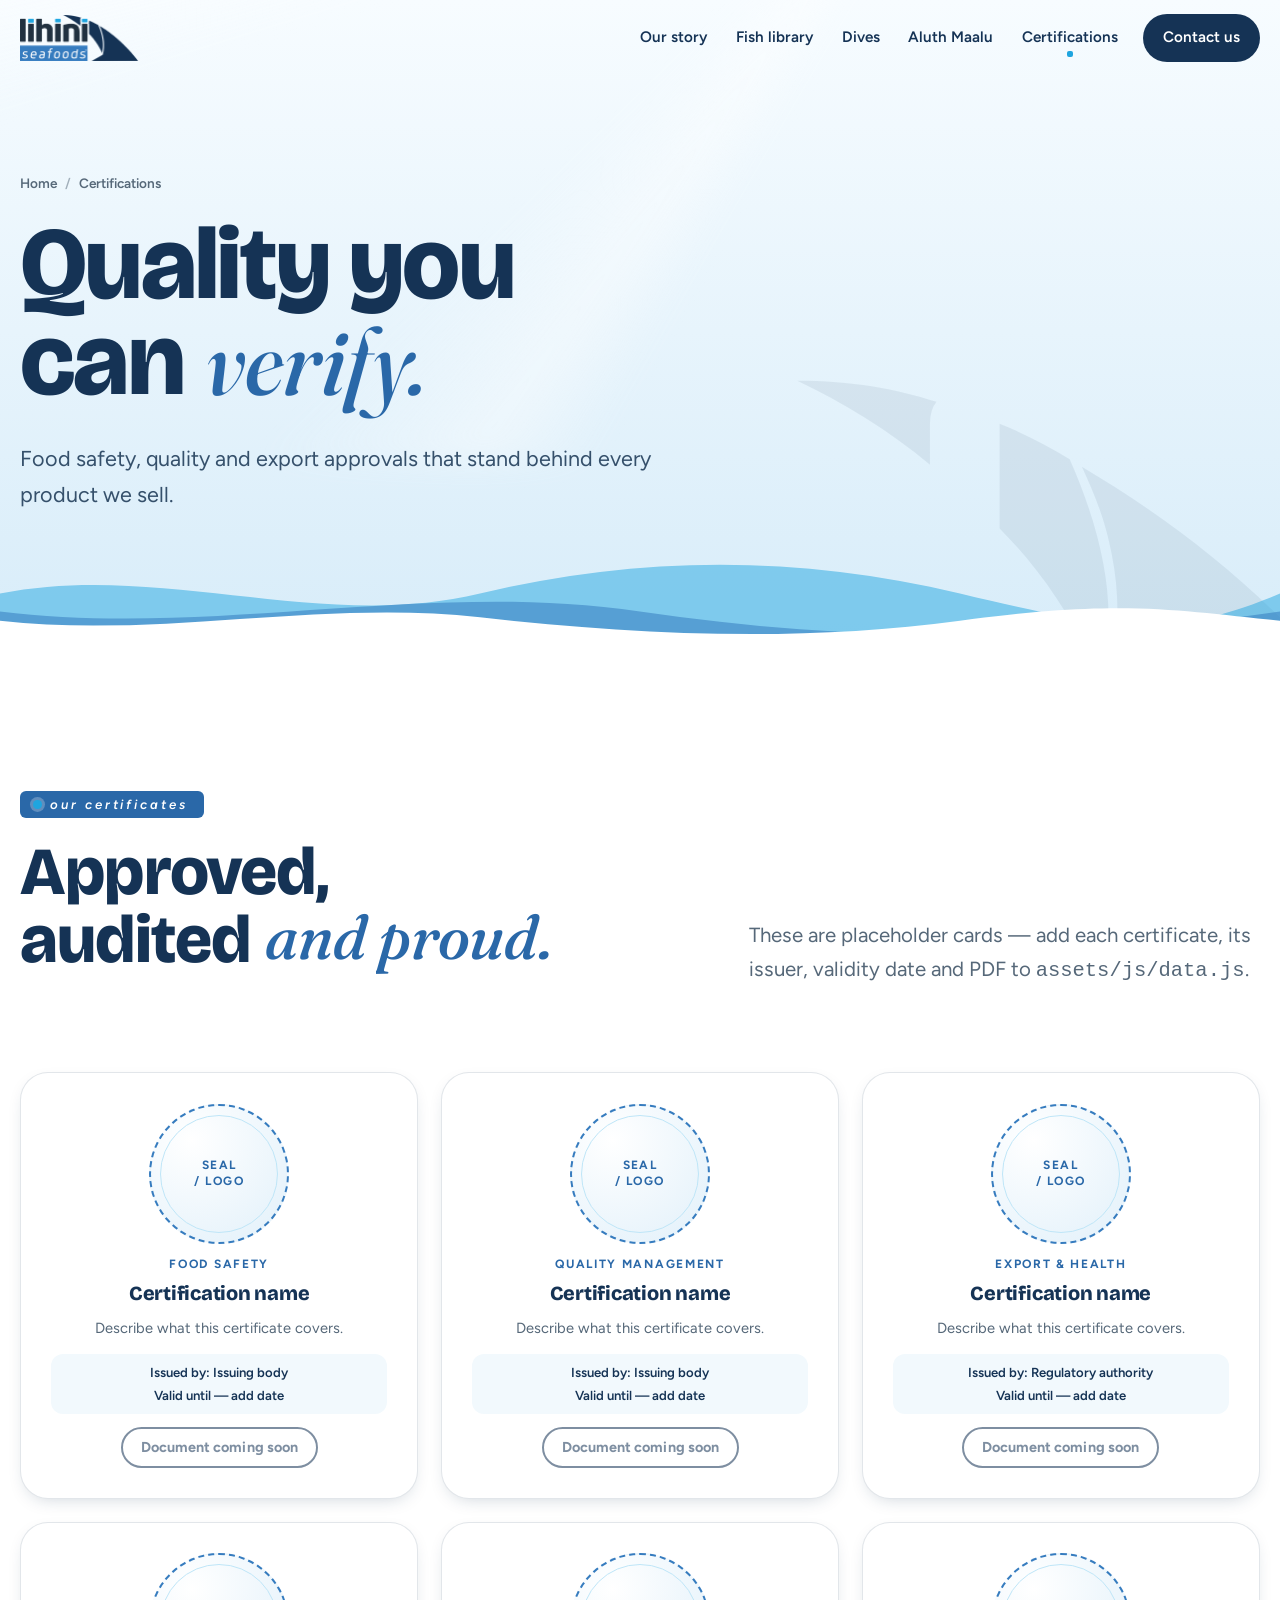
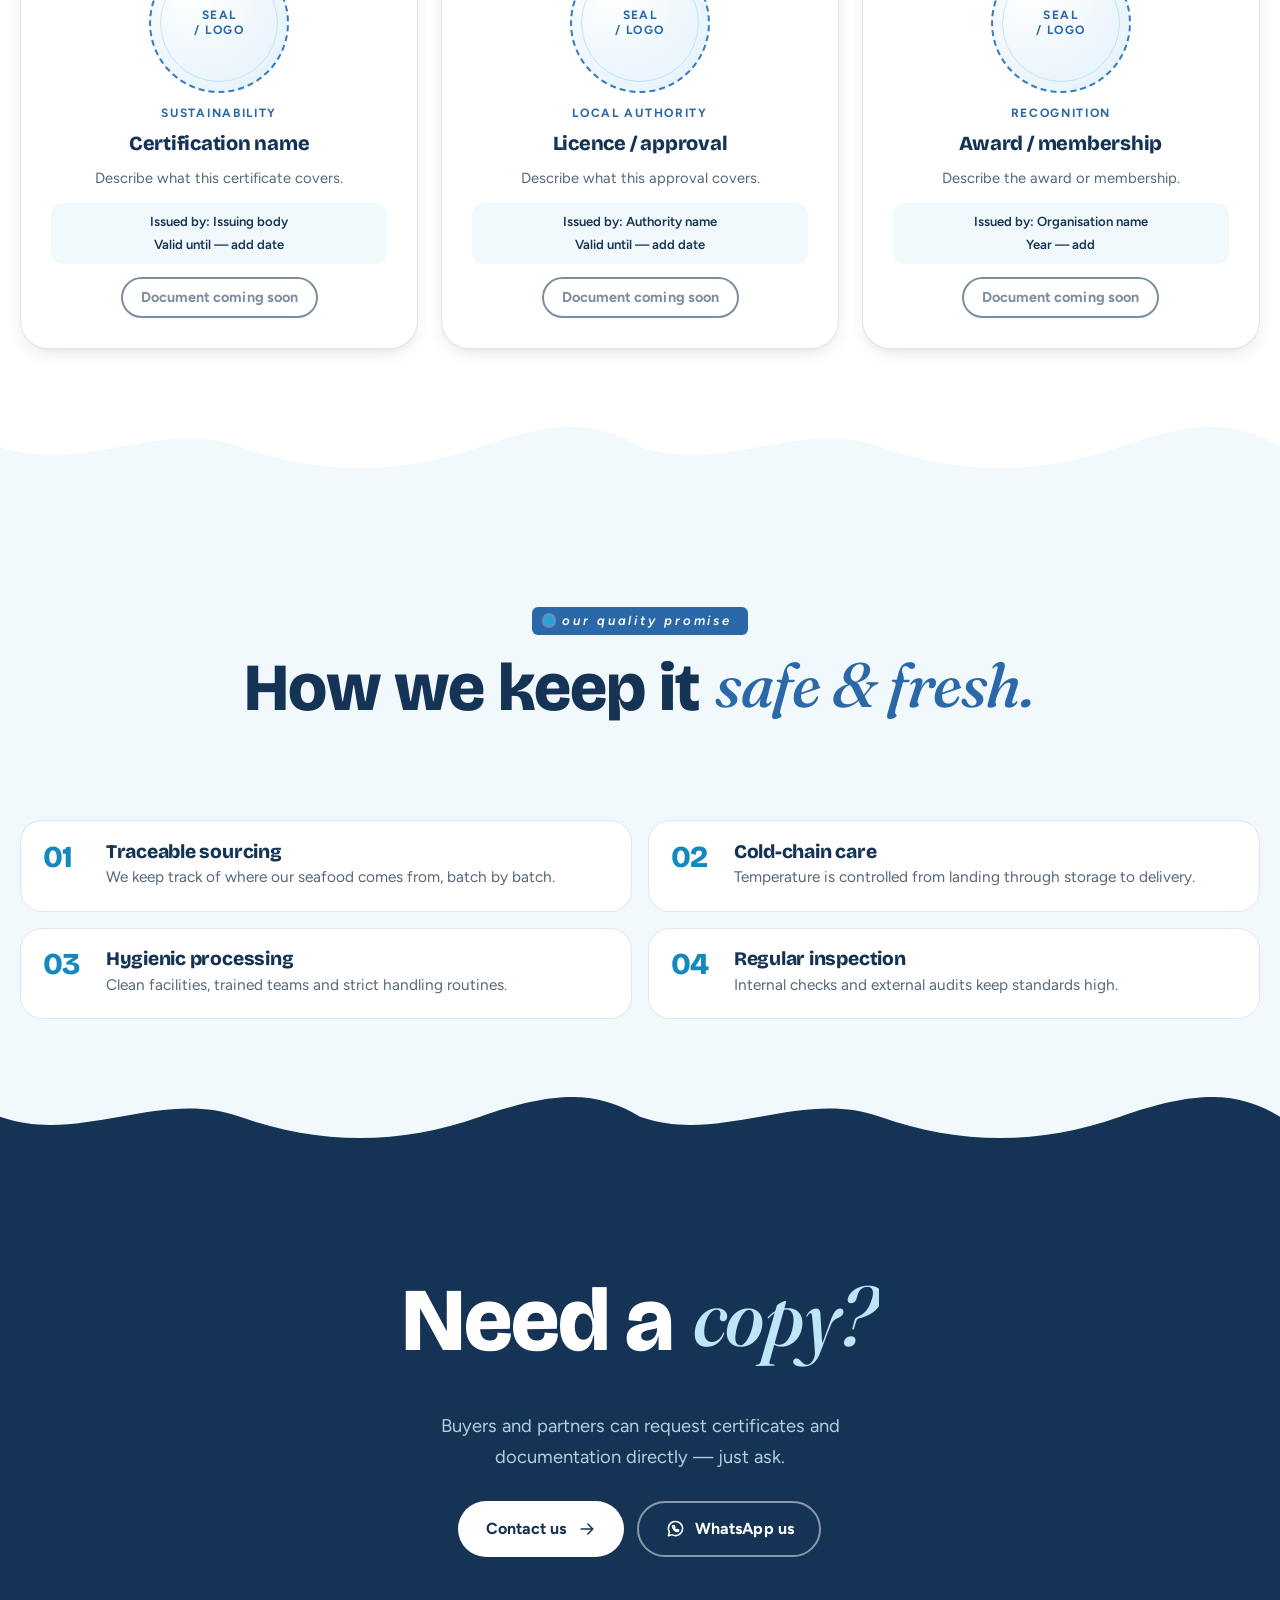
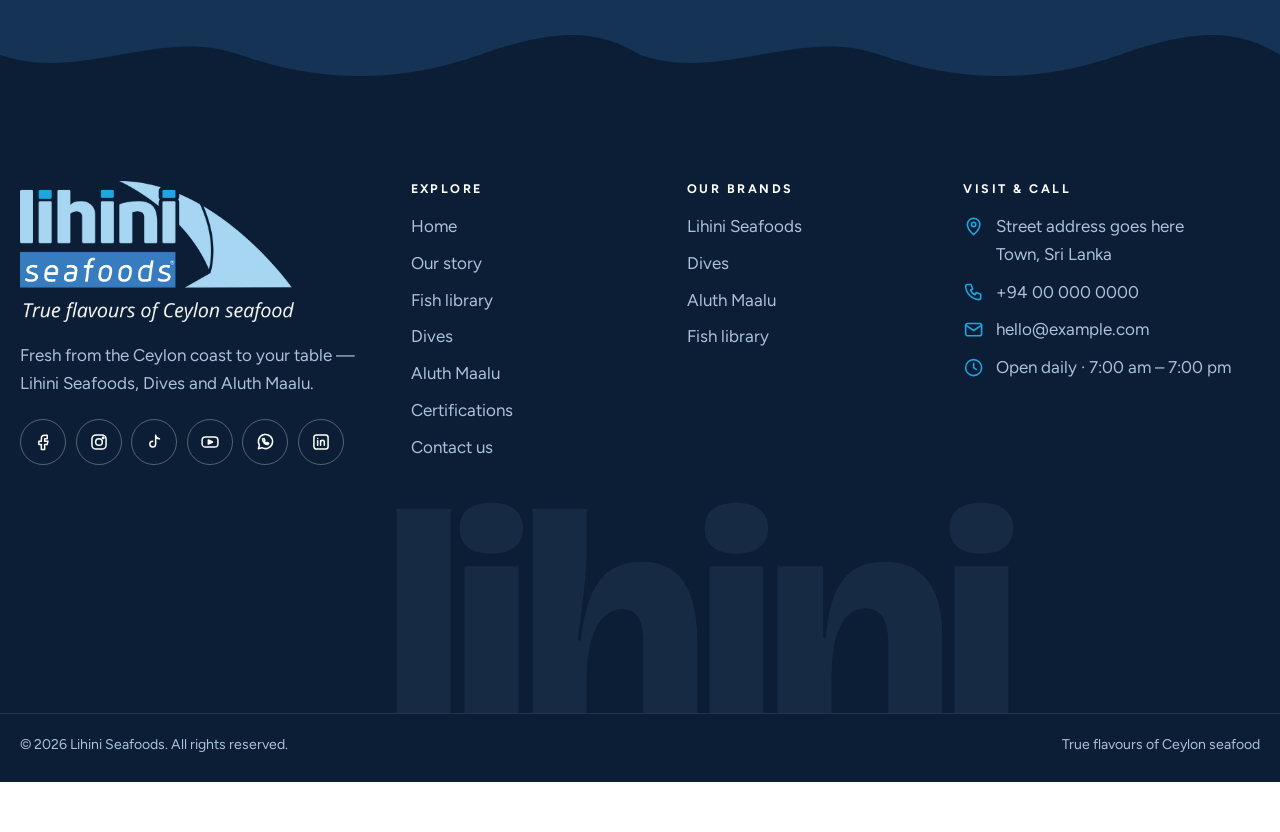
<file: certifications.html>
<!doctype html>
<html lang="en">
<head>
<meta charset="utf-8">
<meta name="viewport" content="width=device-width, initial-scale=1, viewport-fit=cover">
<title>Certifications & quality — Lihini Seafoods</title>
<meta name="description" content="Food safety, quality and export certifications and approvals held by Lihini Seafoods, plus how we keep our seafood safe and fresh.">
<meta name="theme-color" content="#153355">
<meta name="color-scheme" content="light">


<link rel="canonical" href="https://lihini.pages.dev/certifications.html">
<meta property="og:type" content="website">
<meta property="og:site_name" content="Lihini Seafoods">
<meta property="og:title" content="Certifications & quality — Lihini Seafoods">
<meta property="og:description" content="Food safety, quality and export certifications and approvals held by Lihini Seafoods, plus how we keep our seafood safe and fresh.">
<meta property="og:url" content="https://lihini.pages.dev/certifications.html">
<meta property="og:image" content="https://lihini.pages.dev/assets/img/og-image.jpg">
<meta name="twitter:card" content="summary_large_image">
<link rel="icon" href="assets/img/favicon.svg" type="image/svg+xml">
<link rel="apple-touch-icon" href="assets/img/apple-touch-icon.png">
<link rel="preconnect" href="https://fonts.googleapis.com">
<link rel="preconnect" href="https://fonts.gstatic.com" crossorigin>
<link rel="stylesheet" href="https://fonts.googleapis.com/css2?family=Bricolage+Grotesque:opsz,wght@12..96,500..800&family=Figtree:wght@400..800&family=Fraunces:ital,opsz,wght@1,9..144,400..600&family=Noto+Sans+Sinhala:wght@400;600&display=swap">
<link rel="stylesheet" href="assets/css/style.css">
<script>(function(){var r=document.documentElement;r.classList.add('js','is-loading');setTimeout(function(){if(!window.__lihiniReady){r.classList.remove('js','is-loading');}},6000);})();</script>

</head>
<body class="" data-page="certs">
<div class="wipe" aria-hidden="true"><div class="wipe__sheet"><img class="wipe__logo" src="assets/img/logo-full-light.png" width="240" height="123" alt=""></div></div>
<a class="skip" href="#main">Skip to content</a>
<div id="site-header"><noscript><p style="padding:1rem;text-align:center"><a href="index.html">Home</a> · <a href="fish-library.html">Fish library</a> · <a href="dives.html">Dives</a> · <a href="aluth-maalu.html">Aluth Maalu</a> · <a href="certifications.html">Certifications</a> · <a href="contact.html">Contact</a></p></noscript></div>
<main id="main">

<section class="phero">
  <div class="hero__sea" aria-hidden="true"><div class="rays"></div><div class="bubbles" data-mount="bubbles" data-n="14"></div></div>
  <div data-mount="fin" data-class="phero__fin"></div>
  <div class="container">
    <nav class="crumbs" aria-label="Breadcrumb" data-reveal="fade"><a href="index.html">Home</a><span aria-hidden="true">/</span><span>Certifications</span></nav>
    <h1 data-split data-base="350">Quality you can <em>verify.</em></h1>
    <p class="lead" data-reveal data-d="700">Food safety, quality and export approvals that stand behind every product we sell.</p>
    
  </div>
  <div class="hero__waves hero__waves--back" aria-hidden="true"><div class="hl hl--1"></div><div class="hl hl--2"></div></div><div class="hero__waves hero__waves--front" aria-hidden="true"><div class="hl hl--3"></div></div>
</section>

<section class="section">
  <div class="container">
    <div class="section-head section-head--split">
  <div><span class="eyebrow" data-reveal>our certificates</span><h2 data-split>Approved, audited <em>and proud.</em></h2></div>
  <p class="lead" data-reveal data-d="150">These are placeholder cards &mdash; add each certificate, its issuer, validity date and PDF to <code>assets/js/data.js</code>.</p>
</div>
    <div class="cgrid" data-mount="certs"></div>
  </div>
</section>

<section class="section section--foam wave-top">
  <div class="container">
    <div class="section-head center">
  <div><span class="eyebrow" data-reveal>our quality promise</span><h2 data-split>How we keep it <em>safe &amp; fresh.</em></h2></div>
  
</div>
    <!-- PLACEHOLDER COPY: edit to match your real quality programme. -->
    <ol class="checklist" data-stagger>
      <li><div><h3>Traceable sourcing</h3><p>We keep track of where our seafood comes from, batch by batch.</p></div></li>
      <li><div><h3>Cold-chain care</h3><p>Temperature is controlled from landing through storage to delivery.</p></div></li>
      <li><div><h3>Hygienic processing</h3><p>Clean facilities, trained teams and strict handling routines.</p></div></li>
      <li><div><h3>Regular inspection</h3><p>Internal checks and external audits keep standards high.</p></div></li>
    </ol>
  </div>
</section>

<section class="cta wave-top">
  <canvas data-bubbles aria-hidden="true"></canvas>
  <div class="container">
    <h2 data-split>Need a <em>copy?</em></h2>
    <p data-reveal>Buyers and partners can request certificates and documentation directly &mdash; just ask.</p>
    <div class="btn-row" data-reveal data-d="150"><a class="btn btn--light" href="contact.html">Contact us <i data-ic="arrow" class="icon-arrow"></i></a><a class="btn btn--outline-light" data-wa="Hello Lihini Seafoods!" href="#"><i data-ic="whatsapp"></i> WhatsApp us</a></div>
  </div>
</section>

</main>
<div id="site-footer"></div>
<script src="assets/js/config.js"></script>
<script src="assets/js/data.js"></script>
<script src="assets/js/main.js"></script>
</body>
</html>
</file>
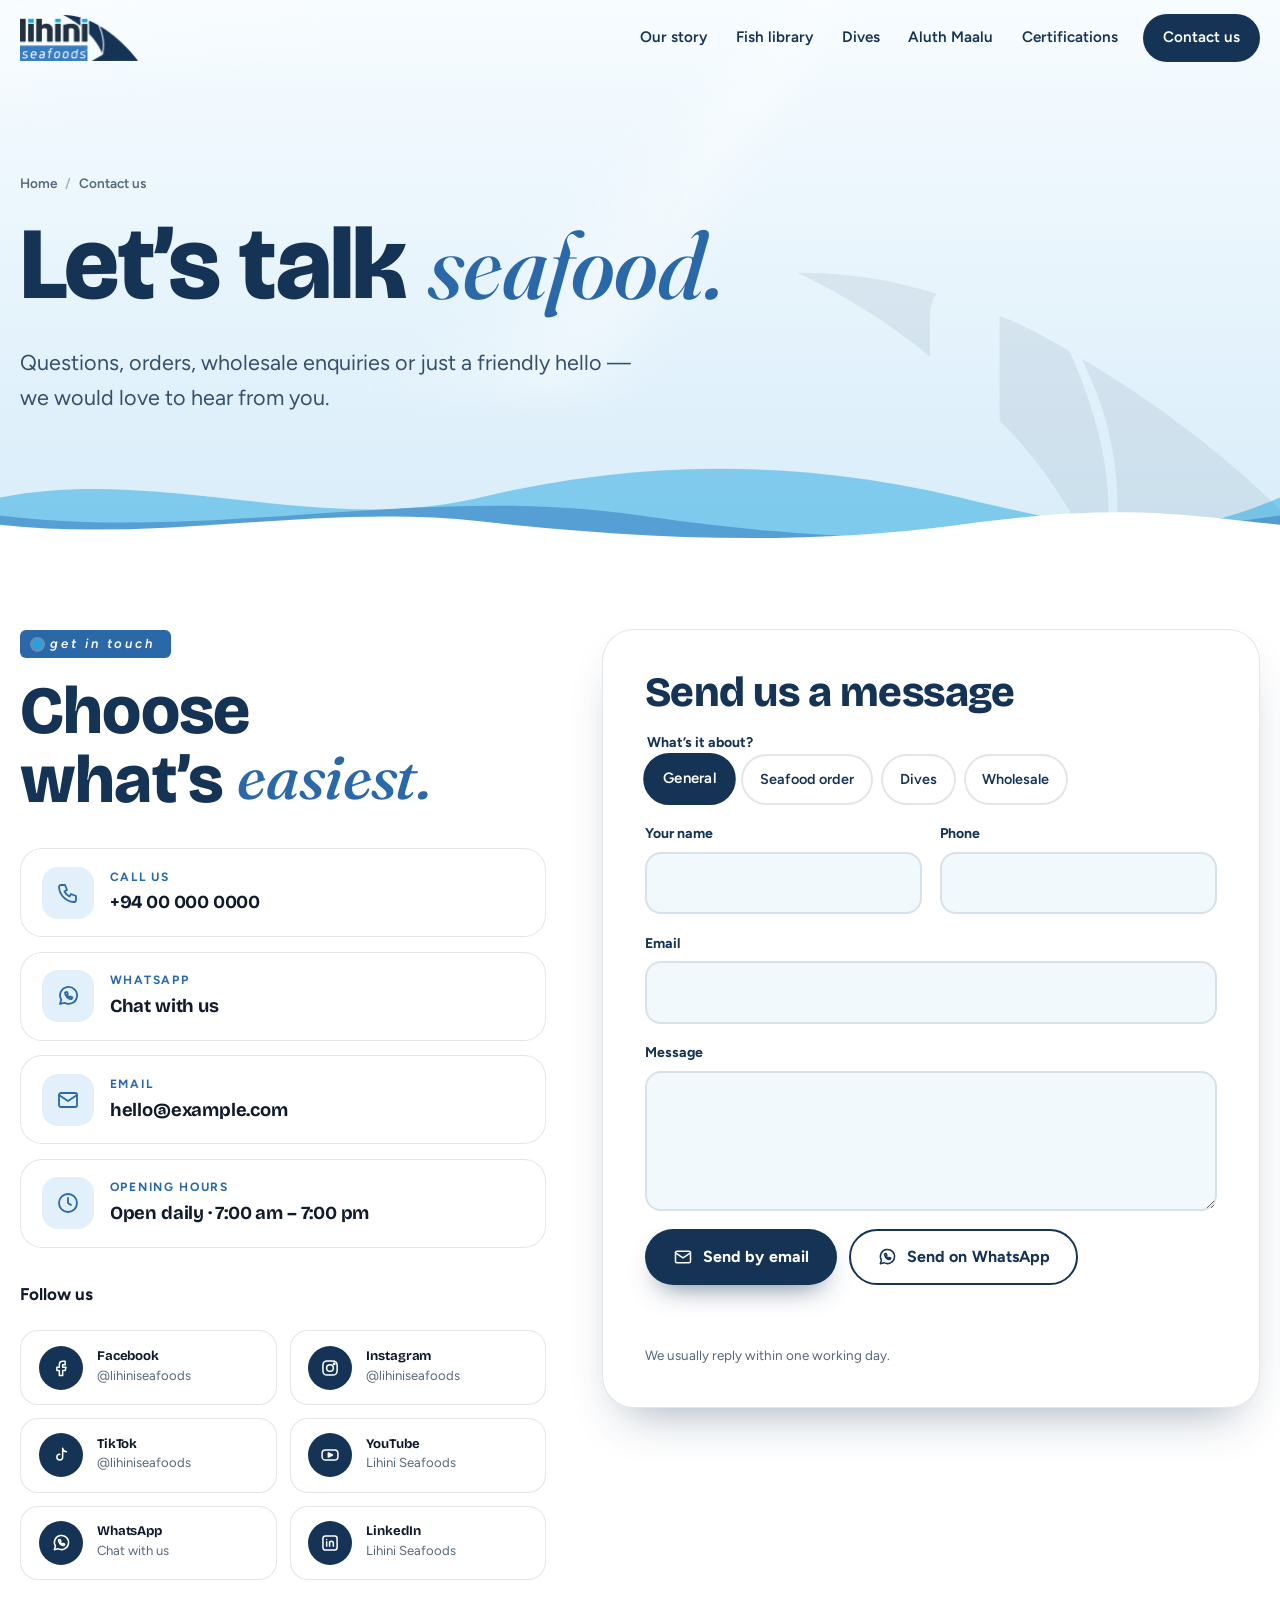
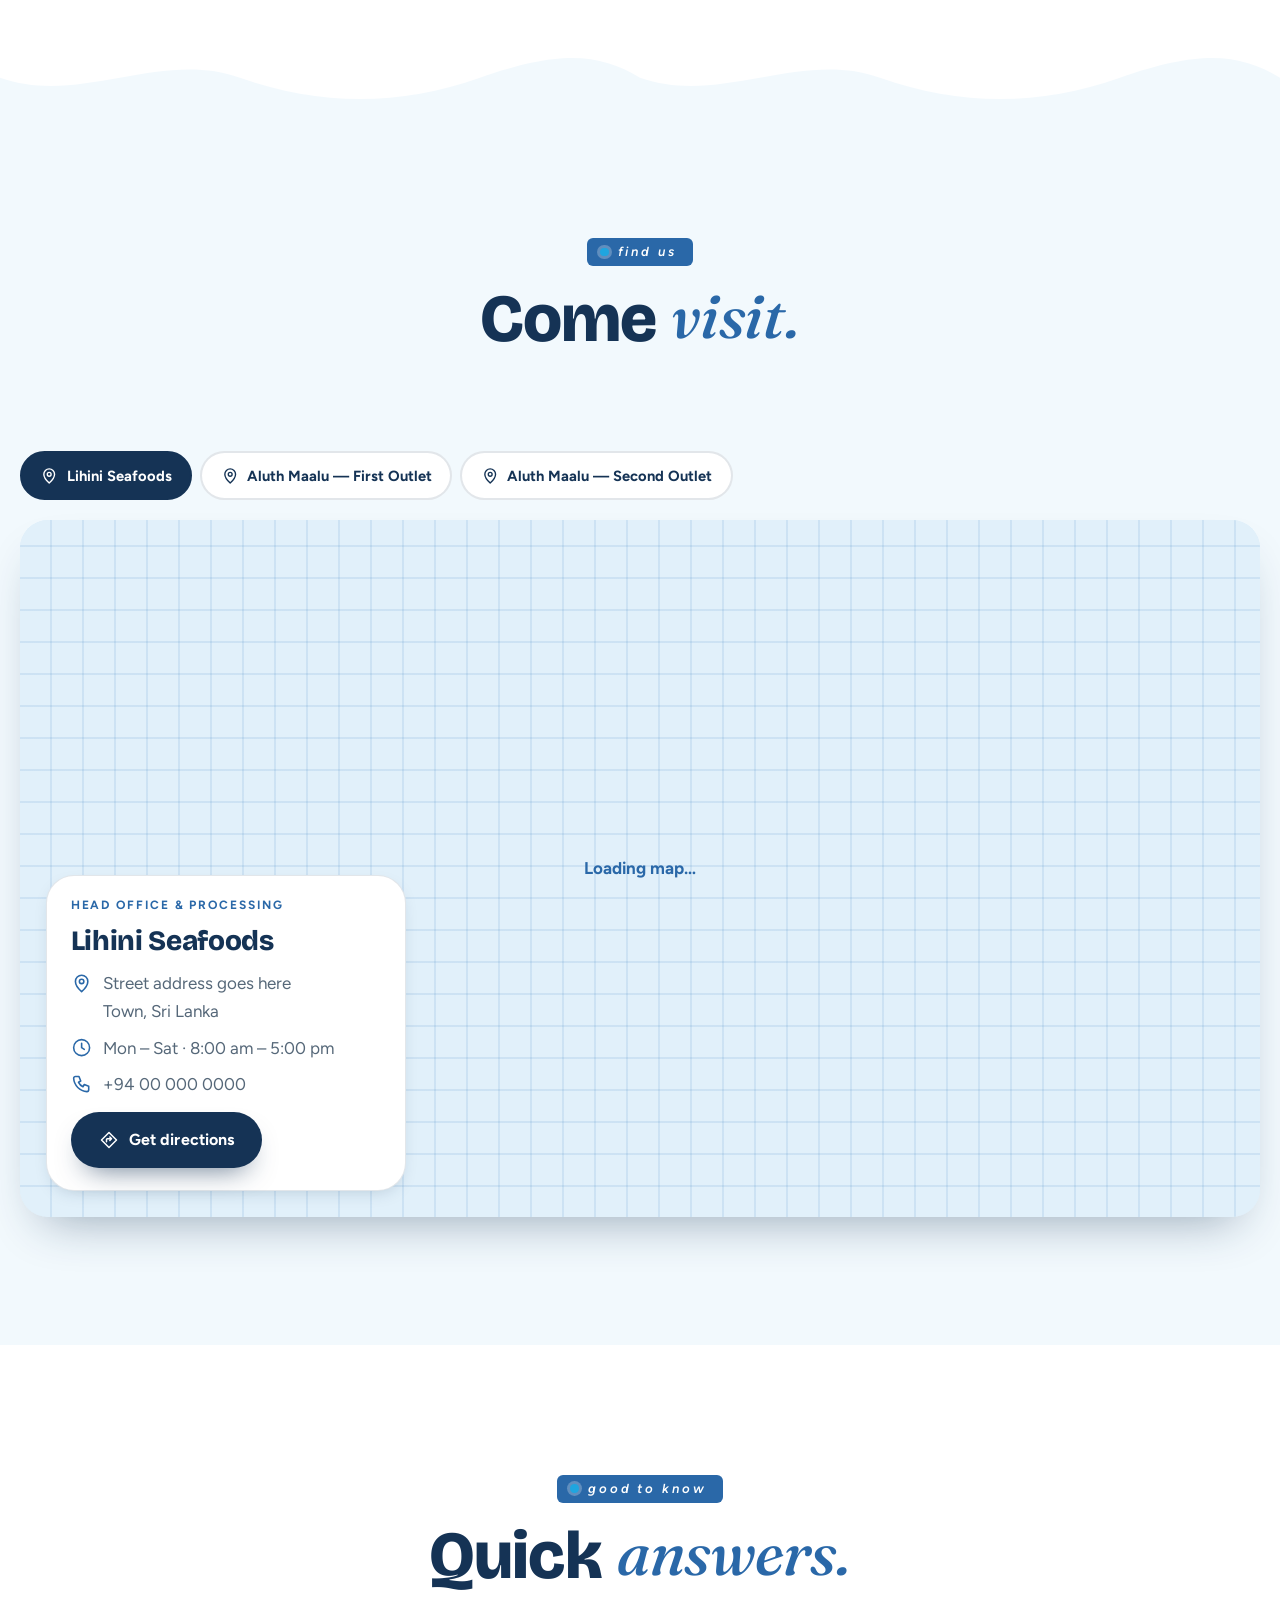
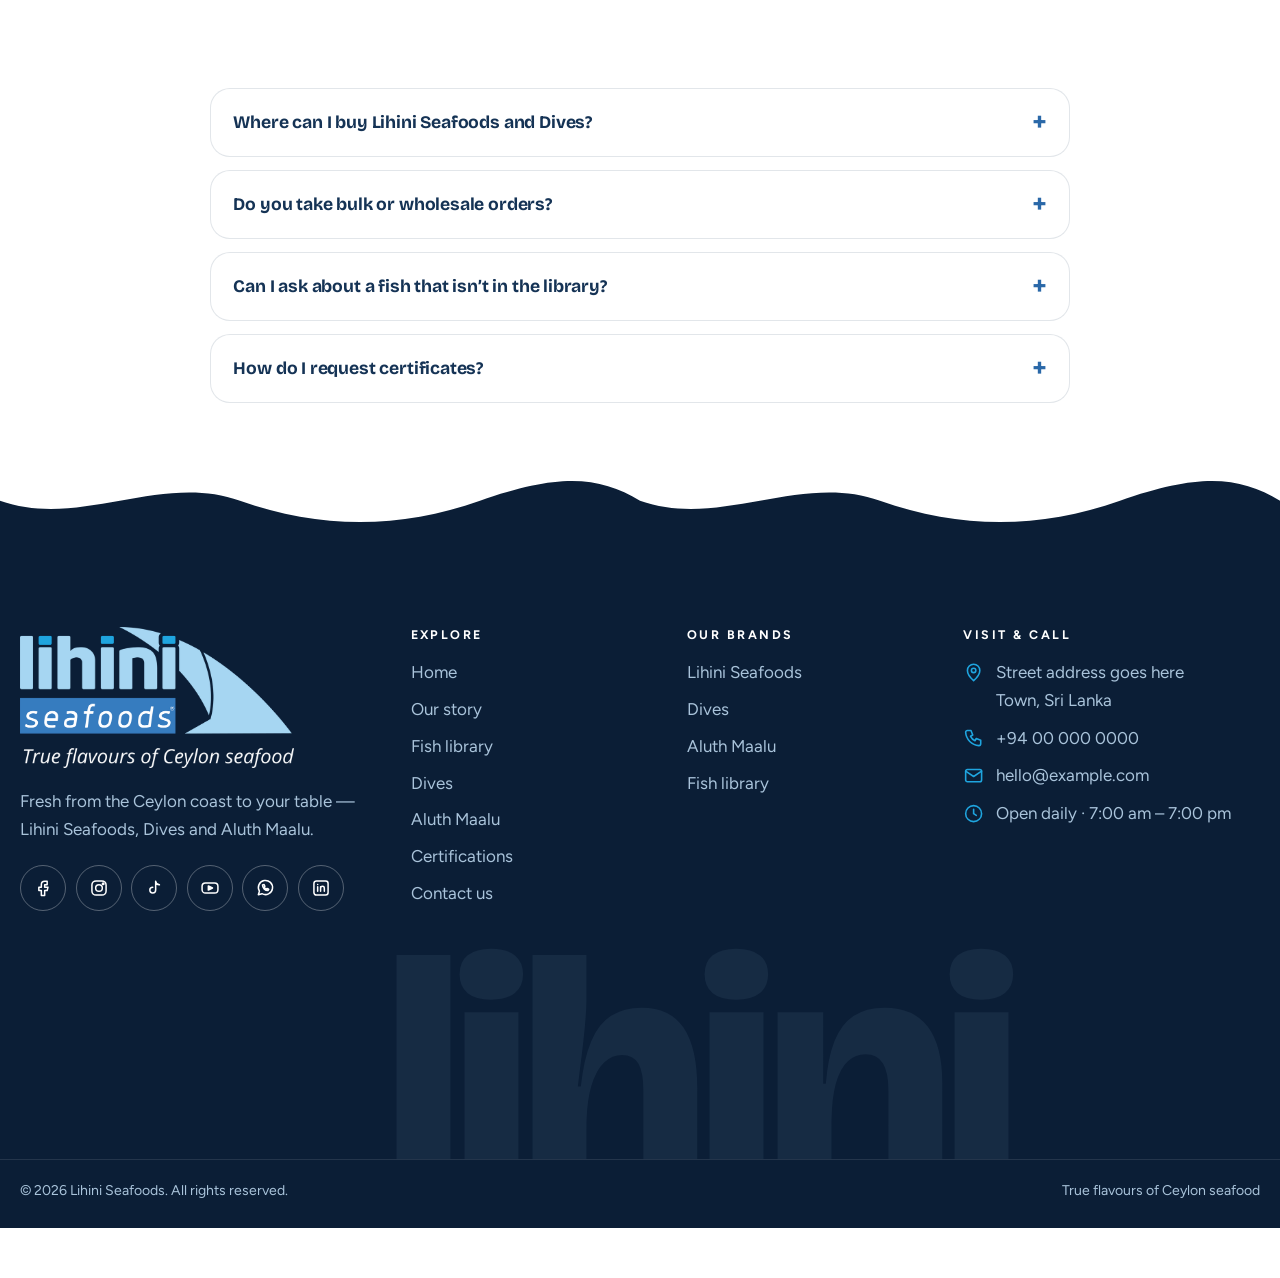
<file: contact.html>
<!doctype html>
<html lang="en">
<head>
<meta charset="utf-8">
<meta name="viewport" content="width=device-width, initial-scale=1, viewport-fit=cover">
<title>Contact us — Lihini Seafoods, Dives & Aluth Maalu</title>
<meta name="description" content="Contact Lihini Seafoods: phone, WhatsApp, email, social media and map locations for our head office and Aluth Maalu outlets.">
<meta name="theme-color" content="#153355">
<meta name="color-scheme" content="light">


<link rel="canonical" href="https://lihini.pages.dev/contact.html">
<meta property="og:type" content="website">
<meta property="og:site_name" content="Lihini Seafoods">
<meta property="og:title" content="Contact us — Lihini Seafoods, Dives & Aluth Maalu">
<meta property="og:description" content="Contact Lihini Seafoods: phone, WhatsApp, email, social media and map locations for our head office and Aluth Maalu outlets.">
<meta property="og:url" content="https://lihini.pages.dev/contact.html">
<meta property="og:image" content="https://lihini.pages.dev/assets/img/og-image.jpg">
<meta name="twitter:card" content="summary_large_image">
<link rel="icon" href="assets/img/favicon.svg" type="image/svg+xml">
<link rel="apple-touch-icon" href="assets/img/apple-touch-icon.png">
<link rel="preconnect" href="https://fonts.googleapis.com">
<link rel="preconnect" href="https://fonts.gstatic.com" crossorigin>
<link rel="stylesheet" href="https://fonts.googleapis.com/css2?family=Bricolage+Grotesque:opsz,wght@12..96,500..800&family=Figtree:wght@400..800&family=Fraunces:ital,opsz,wght@1,9..144,400..600&family=Noto+Sans+Sinhala:wght@400;600&display=swap">
<link rel="stylesheet" href="assets/css/style.css">
<script>(function(){var r=document.documentElement;r.classList.add('js','is-loading');setTimeout(function(){if(!window.__lihiniReady){r.classList.remove('js','is-loading');}},6000);})();</script>

</head>
<body class="" data-page="contact">
<div class="wipe" aria-hidden="true"><div class="wipe__sheet"><img class="wipe__logo" src="assets/img/logo-full-light.png" width="240" height="123" alt=""></div></div>
<a class="skip" href="#main">Skip to content</a>
<div id="site-header"><noscript><p style="padding:1rem;text-align:center"><a href="index.html">Home</a> · <a href="fish-library.html">Fish library</a> · <a href="dives.html">Dives</a> · <a href="aluth-maalu.html">Aluth Maalu</a> · <a href="certifications.html">Certifications</a> · <a href="contact.html">Contact</a></p></noscript></div>
<main id="main">

<section class="phero">
  <div class="hero__sea" aria-hidden="true"><div class="rays"></div><div class="bubbles" data-mount="bubbles" data-n="14"></div></div>
  <div data-mount="fin" data-class="phero__fin"></div>
  <div class="container">
    <nav class="crumbs" aria-label="Breadcrumb" data-reveal="fade"><a href="index.html">Home</a><span aria-hidden="true">/</span><span>Contact us</span></nav>
    <h1 data-split data-base="350">Let&rsquo;s talk <em>seafood.</em></h1>
    <p class="lead" data-reveal data-d="700">Questions, orders, wholesale enquiries or just a friendly hello &mdash; we would love to hear from you.</p>
    
  </div>
  <div class="hero__waves hero__waves--back" aria-hidden="true"><div class="hl hl--1"></div><div class="hl hl--2"></div></div><div class="hero__waves hero__waves--front" aria-hidden="true"><div class="hl hl--3"></div></div>
</section>

<section class="section" style="padding-top:clamp(2rem,5vw,4rem)">
  <div class="container contact-grid">
    <div data-reveal="left">
      <span class="eyebrow">get in touch</span>
      <h2 data-split>Choose what&rsquo;s <em>easiest.</em></h2>
      <div class="ccards" data-mount="contactcards"></div>
      <noscript><p class="lead">This section needs JavaScript. Please enable it, or <a class="link-arrow" href="contact.html">contact us</a> and we will gladly help.</p></noscript>
      <p class="mt-2"><strong>Follow us</strong></p>
      <div class="plat" data-mount="platforms"></div>
    </div>
    <form class="form" id="contactForm" data-reveal="right" novalidate>
      <h2>Send us a message</h2>
      <fieldset class="field"><legend>What&rsquo;s it about?</legend>
        <div class="topics">
          <label><input type="radio" name="topic" value="General enquiry" checked><span>General</span></label>
          <label><input type="radio" name="topic" value="Fish &amp; seafood order"><span>Seafood order</span></label>
          <label><input type="radio" name="topic" value="Dives products"><span>Dives</span></label>
          <label><input type="radio" name="topic" value="Wholesale / bulk"><span>Wholesale</span></label>
        </div>
      </fieldset>
      <div class="row2">
        <div class="field"><label for="name">Your name</label><input id="name" name="name" autocomplete="name" required></div>
        <div class="field"><label for="phone">Phone</label><input id="phone" name="phone" type="tel" autocomplete="tel"></div>
      </div>
      <div class="field"><label for="email">Email</label><input id="email" name="email" type="email" autocomplete="email"></div>
      <div class="field"><label for="message">Message</label><textarea id="message" name="message" required></textarea></div>
      <div class="btn-row">
        <button class="btn btn--primary" type="submit"><i data-ic="mail"></i> Send by email</button>
        <button class="btn btn--ghost" type="button" id="sendWa"><i data-ic="whatsapp"></i> Send on WhatsApp</button>
      </div>
      <p class="form__status" id="formStatus" role="status"></p>
      <p class="form__note">We usually reply within one working day.</p>
    </form>
  </div>
</section>

<section class="section section--foam wave-top" id="map">
  <div class="container">
    <div class="section-head center">
  <div><span class="eyebrow" data-reveal>find us</span><h2 data-split>Come <em>visit.</em></h2></div>
  
</div>
    <div data-mount="map" data-overlay data-reveal></div>
  </div>
</section>

<section class="section">
  <div class="container">
    <div class="section-head center">
  <div><span class="eyebrow" data-reveal>good to know</span><h2 data-split>Quick <em>answers.</em></h2></div>
  
</div>
    <!-- PLACEHOLDER FAQ: replace with your real answers. -->
    <div class="faq" data-stagger>
      <details><summary>Where can I buy Lihini Seafoods and Dives?</summary><p>At our two Aluth Maalu outlets. See the map above for addresses and opening hours.</p></details>
      <details><summary>Do you take bulk or wholesale orders?</summary><p>Yes &mdash; please send us a message or call and we will talk through quantities and delivery options.</p></details>
      <details><summary>Can I ask about a fish that isn&rsquo;t in the library?</summary><p>Of course. Our catalogue is growing, so just ask and we will let you know what is available.</p></details>
      <details><summary>How do I request certificates?</summary><p>Message us from this page and tell us which documents you need.</p></details>
    </div>
  </div>
</section>

</main>
<div id="site-footer"></div>
<script src="assets/js/config.js"></script>
<script src="assets/js/data.js"></script>
<script src="assets/js/main.js"></script>
</body>
</html>
</file>
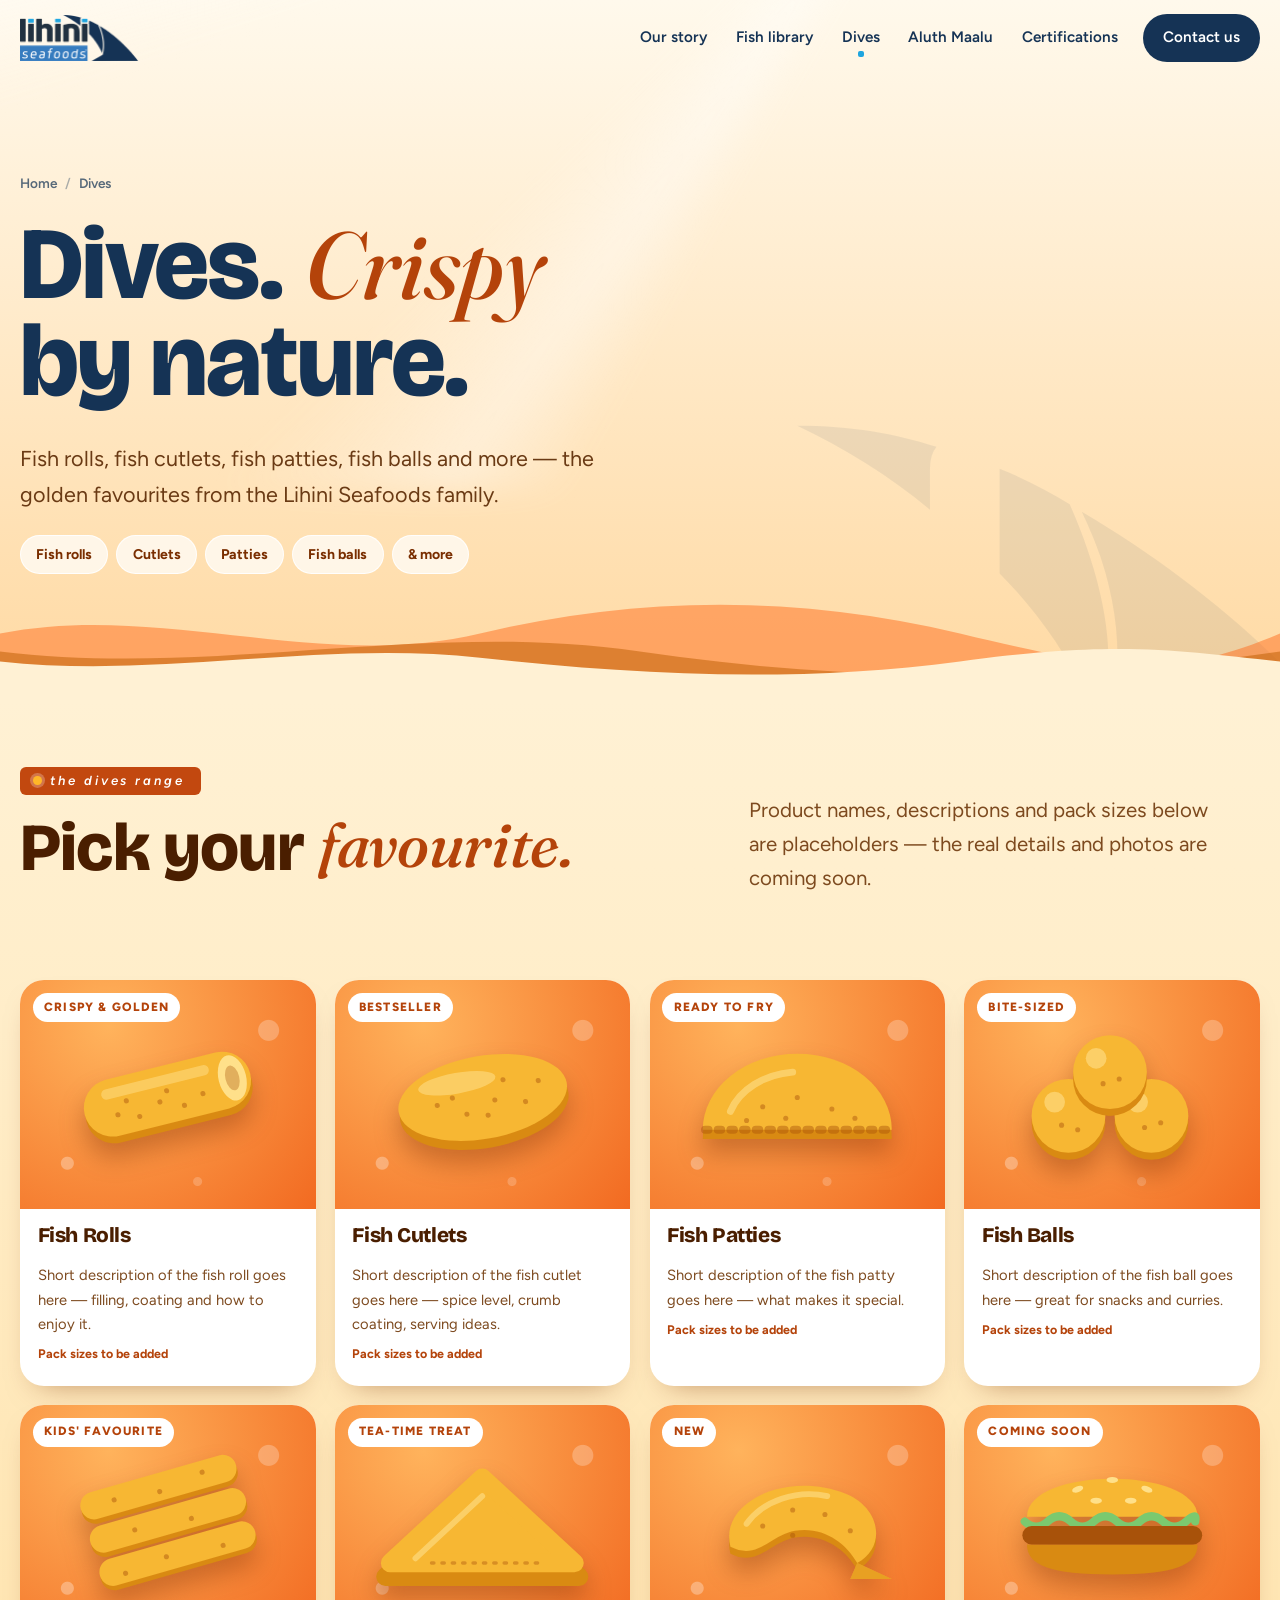
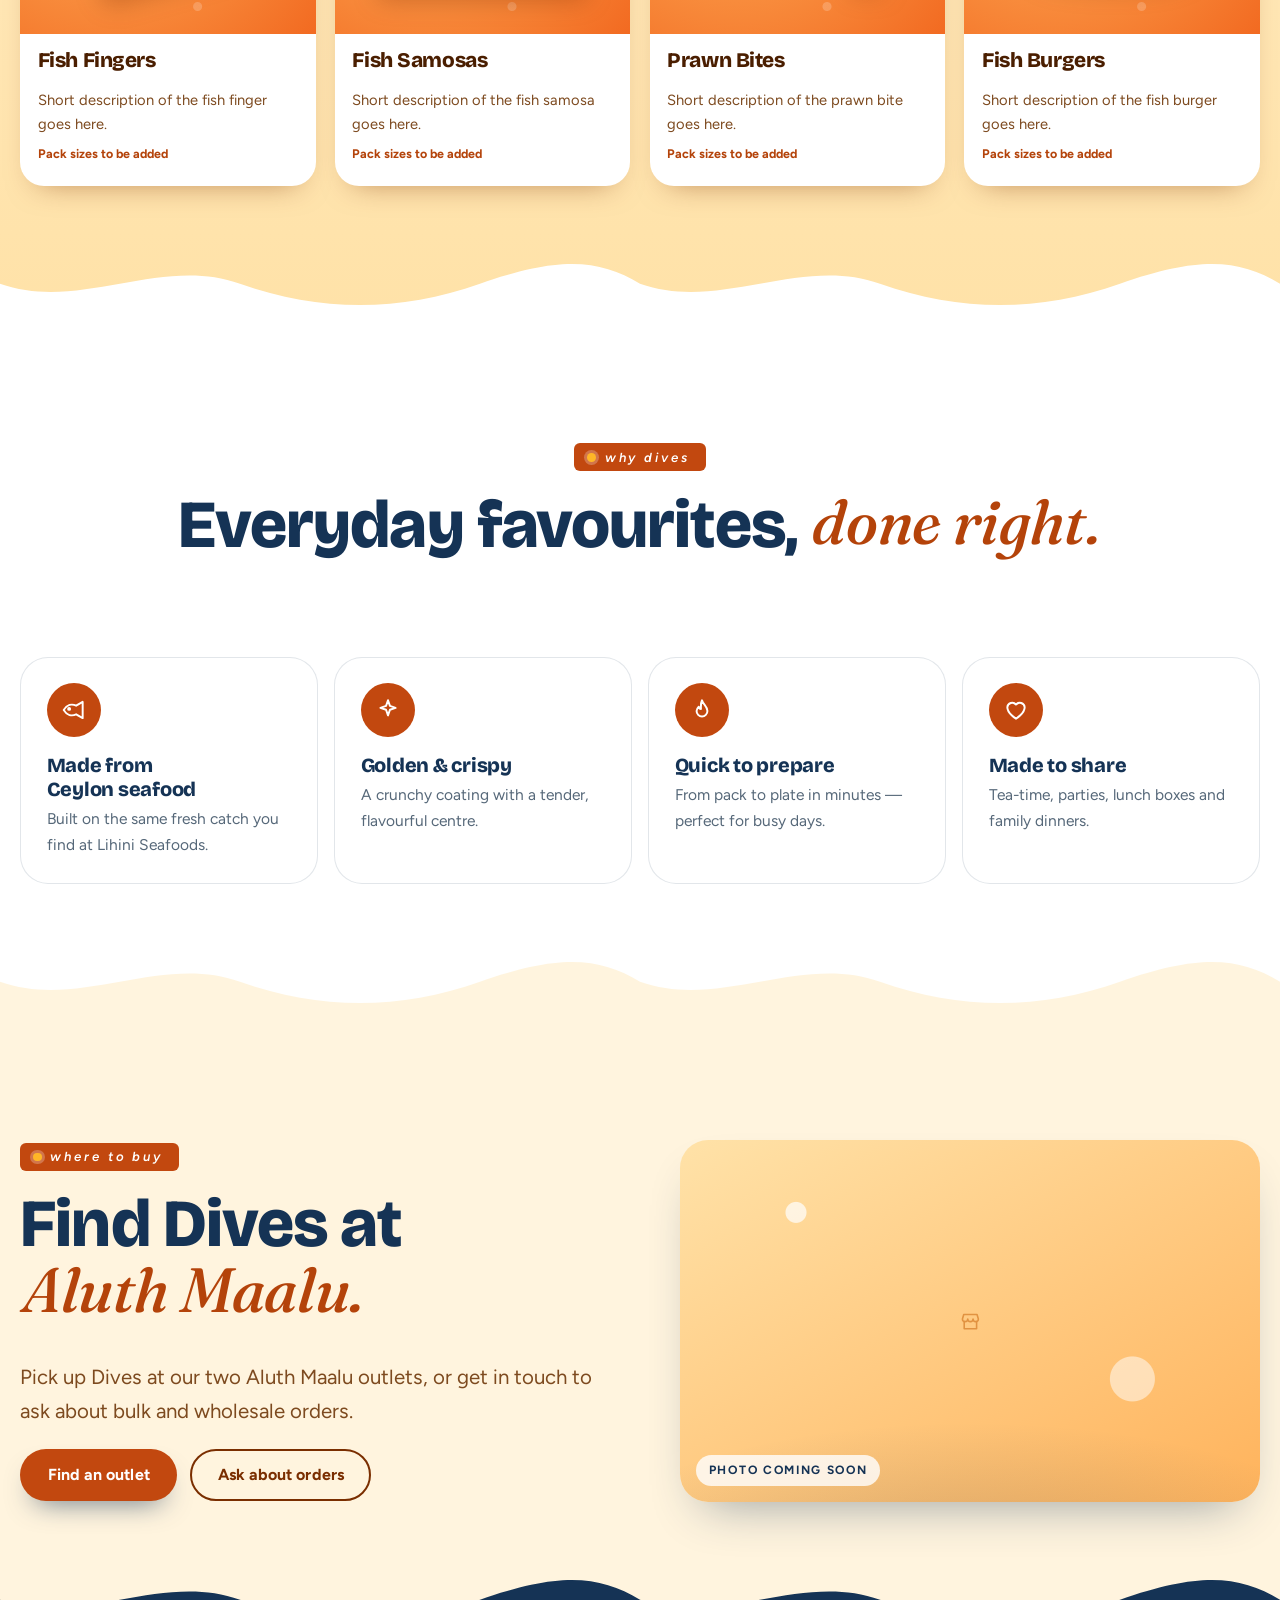
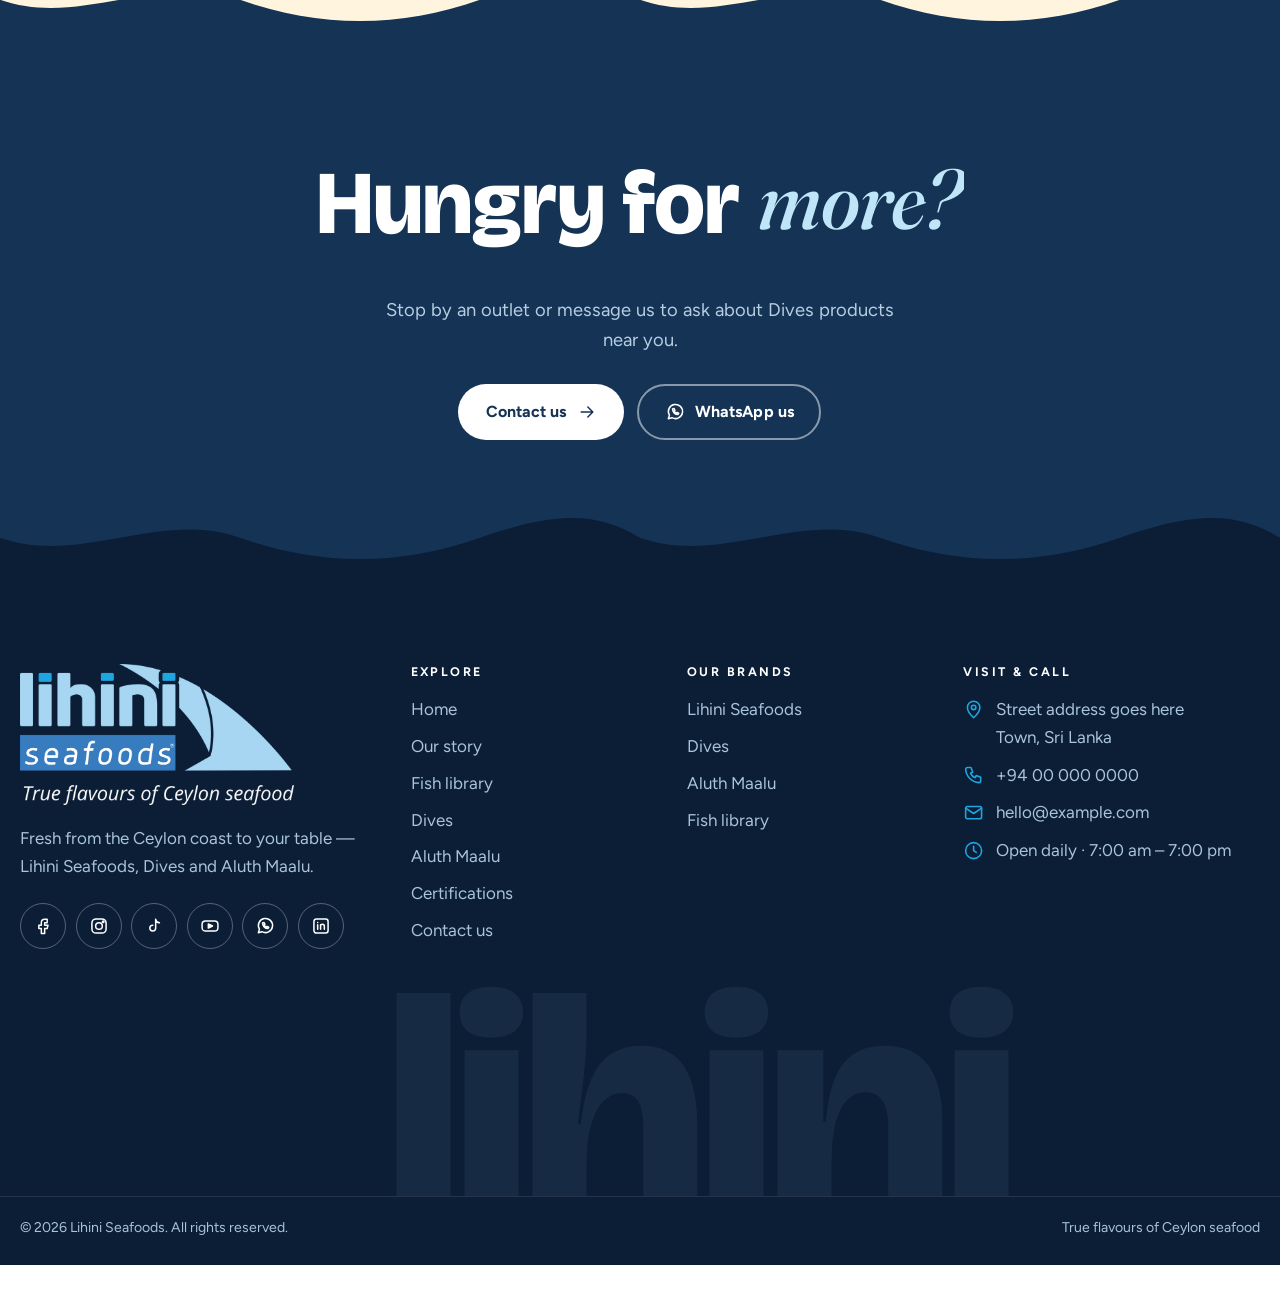
<file: dives.html>
<!doctype html>
<html lang="en">
<head>
<meta charset="utf-8">
<meta name="viewport" content="width=device-width, initial-scale=1, viewport-fit=cover">
<title>Dives — fish rolls, cutlets, patties & fish balls | Lihini Seafoods</title>
<meta name="description" content="Dives by Lihini Seafoods: crispy fish rolls, fish cutlets, fish patties, fish balls and more.">
<meta name="theme-color" content="#153355">
<meta name="color-scheme" content="light">


<link rel="canonical" href="https://lihini.pages.dev/dives.html">
<meta property="og:type" content="website">
<meta property="og:site_name" content="Lihini Seafoods">
<meta property="og:title" content="Dives — fish rolls, cutlets, patties & fish balls | Lihini Seafoods">
<meta property="og:description" content="Dives by Lihini Seafoods: crispy fish rolls, fish cutlets, fish patties, fish balls and more.">
<meta property="og:url" content="https://lihini.pages.dev/dives.html">
<meta property="og:image" content="https://lihini.pages.dev/assets/img/og-image.jpg">
<meta name="twitter:card" content="summary_large_image">
<link rel="icon" href="assets/img/favicon.svg" type="image/svg+xml">
<link rel="apple-touch-icon" href="assets/img/apple-touch-icon.png">
<link rel="preconnect" href="https://fonts.googleapis.com">
<link rel="preconnect" href="https://fonts.gstatic.com" crossorigin>
<link rel="stylesheet" href="https://fonts.googleapis.com/css2?family=Bricolage+Grotesque:opsz,wght@12..96,500..800&family=Figtree:wght@400..800&family=Fraunces:ital,opsz,wght@1,9..144,400..600&family=Noto+Sans+Sinhala:wght@400;600&display=swap">
<link rel="stylesheet" href="assets/css/style.css">
<script>(function(){var r=document.documentElement;r.classList.add('js','is-loading');setTimeout(function(){if(!window.__lihiniReady){r.classList.remove('js','is-loading');}},6000);})();</script>

</head>
<body class="theme-dives" data-page="dives">
<div class="wipe" aria-hidden="true"><div class="wipe__sheet"><img class="wipe__logo" src="assets/img/logo-full-light.png" width="240" height="123" alt=""></div></div>
<a class="skip" href="#main">Skip to content</a>
<div id="site-header"><noscript><p style="padding:1rem;text-align:center"><a href="index.html">Home</a> · <a href="fish-library.html">Fish library</a> · <a href="dives.html">Dives</a> · <a href="aluth-maalu.html">Aluth Maalu</a> · <a href="certifications.html">Certifications</a> · <a href="contact.html">Contact</a></p></noscript></div>
<main id="main">

<section class="phero">
  <div class="hero__sea" aria-hidden="true"><div class="rays"></div><div class="bubbles" data-mount="bubbles" data-n="14"></div></div>
  <div data-mount="fin" data-class="phero__fin"></div>
  <div class="container">
    <nav class="crumbs" aria-label="Breadcrumb" data-reveal="fade"><a href="index.html">Home</a><span aria-hidden="true">/</span><span>Dives</span></nav>
    <h1 data-split data-base="350">Dives. <em>Crispy</em> by nature.</h1>
    <p class="lead" data-reveal data-d="700">Fish rolls, fish cutlets, fish patties, fish balls and more &mdash; the golden favourites from the Lihini Seafoods family.</p>
    <ul class="pills" data-reveal data-d="900"><li>Fish rolls</li><li>Cutlets</li><li>Patties</li><li>Fish balls</li><li>&amp; more</li></ul>
  </div>
  <div class="hero__waves hero__waves--back" aria-hidden="true"><div class="hl hl--1"></div><div class="hl hl--2"></div></div><div class="hero__waves hero__waves--front" aria-hidden="true"><div class="hl hl--3"></div></div>
</section>

<section class="section dives dives--page" style="clip-path:none;padding-top:clamp(2rem,5vw,4rem)">
  <div class="container">
    <div class="section-head section-head--split">
  <div><span class="eyebrow" data-reveal>the dives range</span><h2 data-split>Pick your <em>favourite.</em></h2></div>
  <p class="lead" data-reveal data-d="150">Product names, descriptions and pack sizes below are placeholders &mdash; the real details and photos are coming soon.</p>
</div>
    <div class="dgrid" data-mount="dives"></div>
    <noscript><p class="lead">This section needs JavaScript. Please enable it, or <a class="link-arrow" href="contact.html">contact us</a> and we will gladly help.</p></noscript>
  </div>
</section>

<section class="section wave-top">
  <div class="container">
    <div class="section-head center">
  <div><span class="eyebrow" data-reveal>why dives</span><h2 data-split>Everyday favourites, <em>done right.</em></h2></div>
  
</div>
    <!-- PLACEHOLDER COPY: edit these four points to match the real product story. -->
    <div class="features" data-stagger>
      <article class="feat"><span class="feat__ic"><i data-ic="fish"></i></span><h3>Made from Ceylon seafood</h3><p>Built on the same fresh catch you find at Lihini Seafoods.</p></article>
      <article class="feat"><span class="feat__ic"><i data-ic="sparkle"></i></span><h3>Golden &amp; crispy</h3><p>A crunchy coating with a tender, flavourful centre.</p></article>
      <article class="feat"><span class="feat__ic"><i data-ic="flame"></i></span><h3>Quick to prepare</h3><p>From pack to plate in minutes &mdash; perfect for busy days.</p></article>
      <article class="feat"><span class="feat__ic"><i data-ic="heart"></i></span><h3>Made to share</h3><p>Tea-time, parties, lunch boxes and family dinners.</p></article>
    </div>
  </div>
</section>

<section class="section section--sand wave-top">
  <div class="container split">
    <div data-reveal="left">
      <span class="eyebrow">where to buy</span>
      <h2 data-split>Find Dives at <em>Aluth Maalu.</em></h2>
      <p class="lead" style="color:#7d4a1f">Pick up Dives at our two Aluth Maalu outlets, or get in touch to ask about bulk and wholesale orders.</p>
      <div class="btn-row"><a class="btn btn--primary" href="aluth-maalu.html">Find an outlet</a><a class="btn btn--ghost" href="contact.html">Ask about orders</a></div>
    </div>
    <div class="photo-ph photo-ph--wide" data-reveal="right" style="background:linear-gradient(150deg,#ffe2a8,#ffb35c);color:#c9660d"><span>Photo coming soon</span><i data-ic="store"></i></div>
  </div>
</section>

<section class="cta wave-top">
  <canvas data-bubbles aria-hidden="true"></canvas>
  <div class="container">
    <h2 data-split>Hungry for <em>more?</em></h2>
    <p data-reveal>Stop by an outlet or message us to ask about Dives products near you.</p>
    <div class="btn-row" data-reveal data-d="150"><a class="btn btn--light" href="contact.html">Contact us <i data-ic="arrow" class="icon-arrow"></i></a><a class="btn btn--outline-light" data-wa="Hello Lihini Seafoods!" href="#"><i data-ic="whatsapp"></i> WhatsApp us</a></div>
  </div>
</section>

</main>
<div id="site-footer"></div>
<script src="assets/js/config.js"></script>
<script src="assets/js/data.js"></script>
<script src="assets/js/main.js"></script>
</body>
</html>
</file>
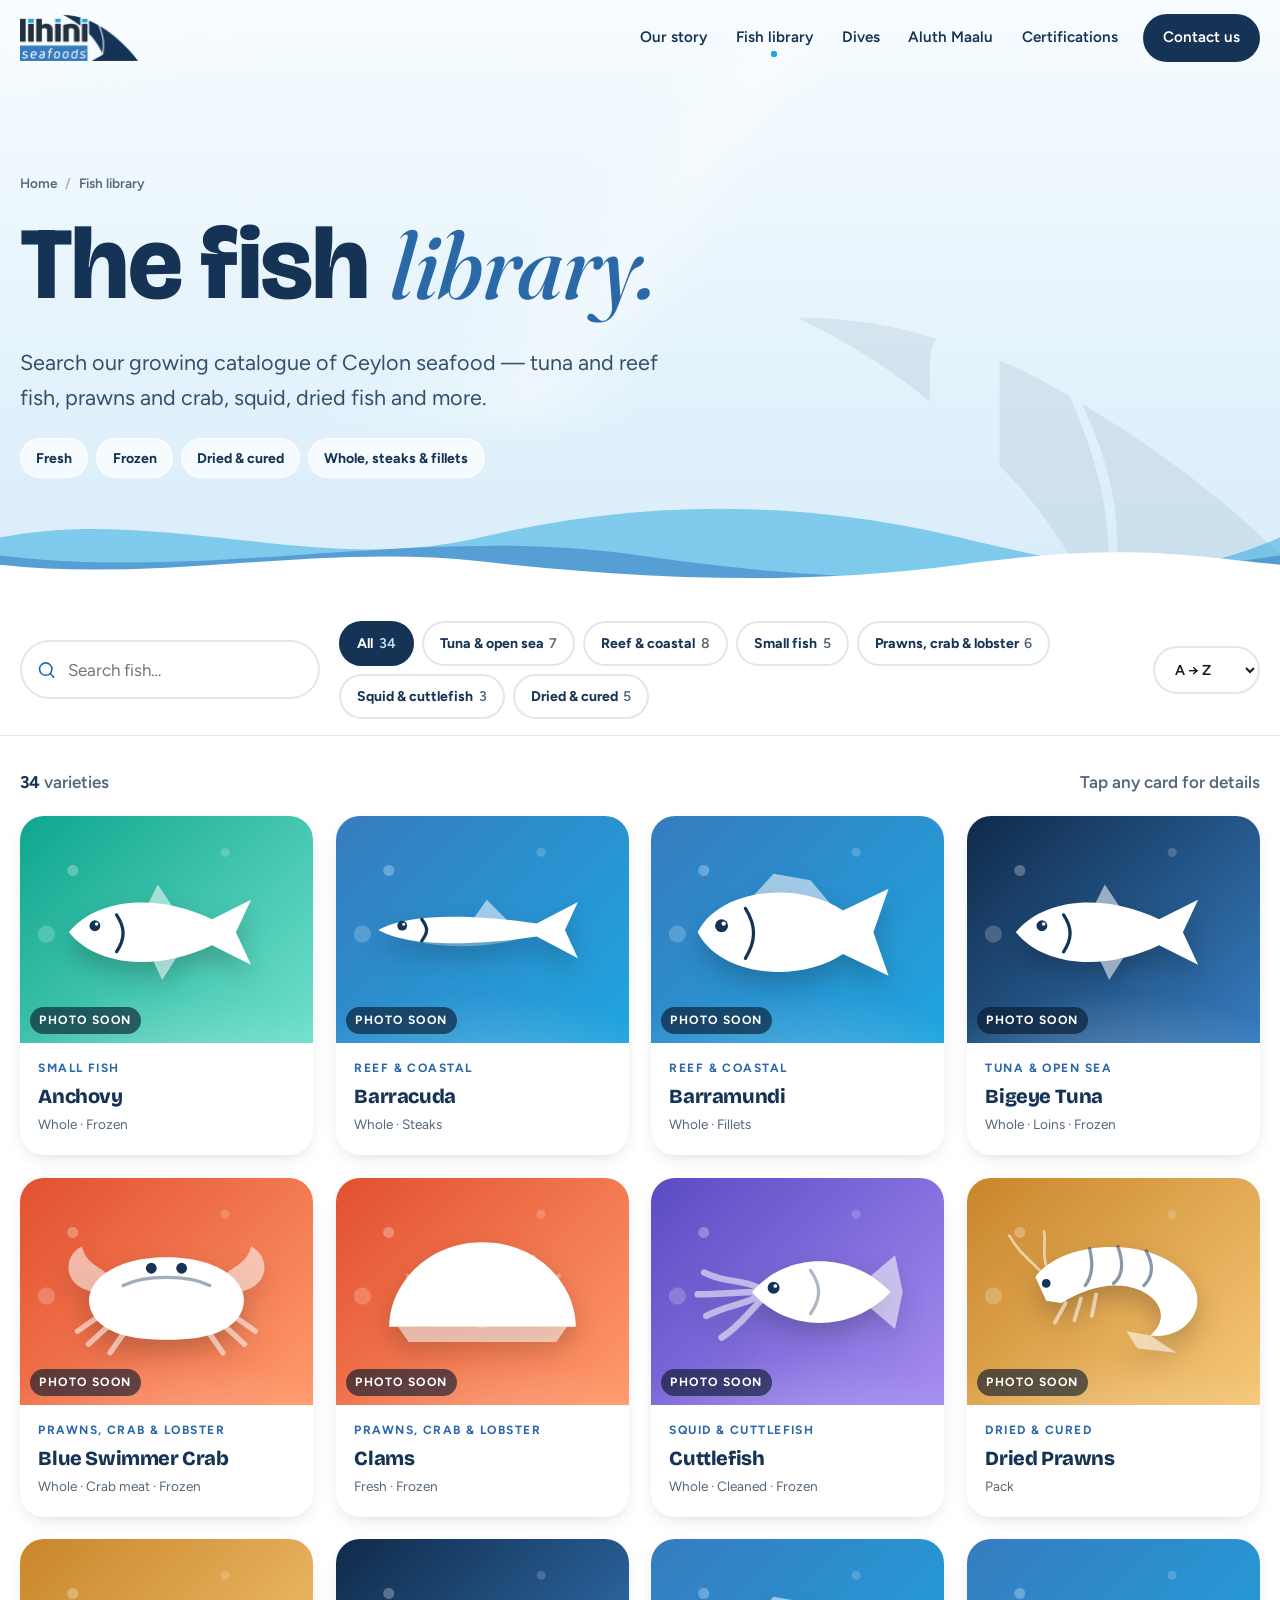
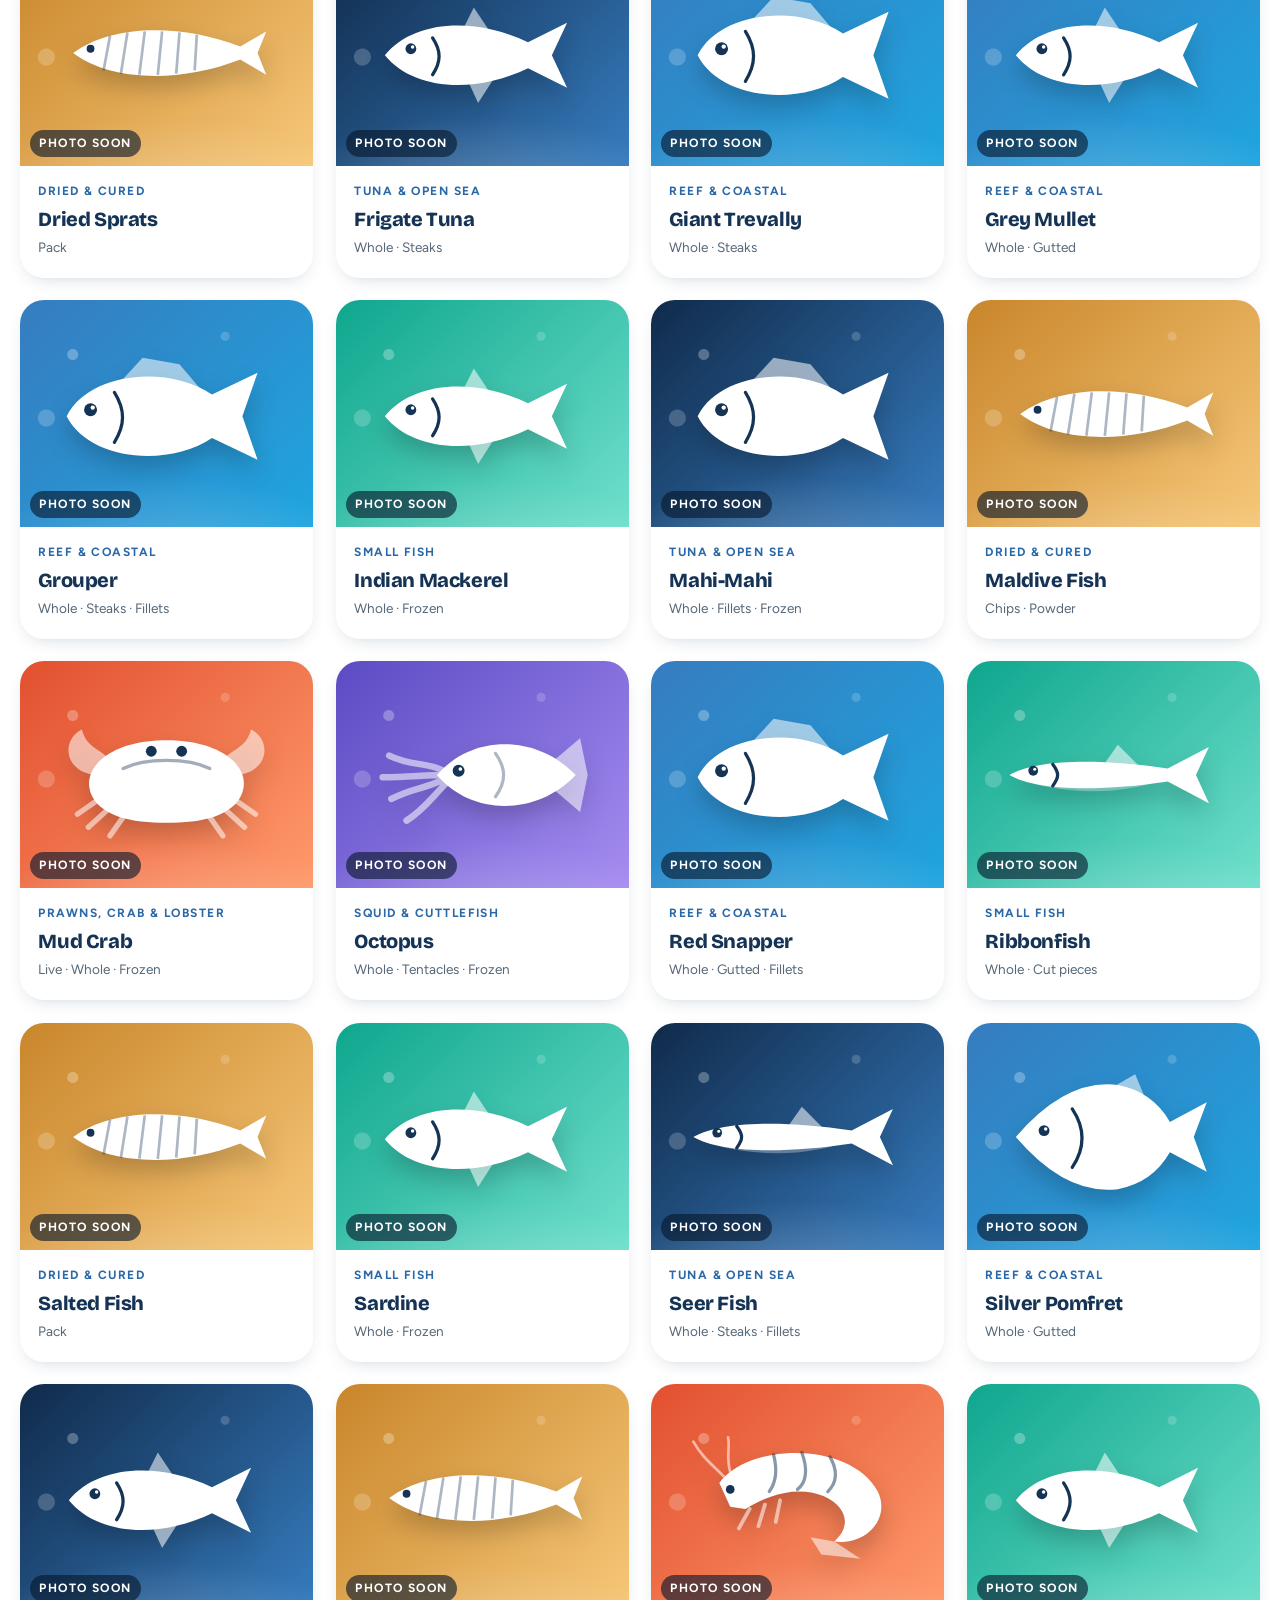
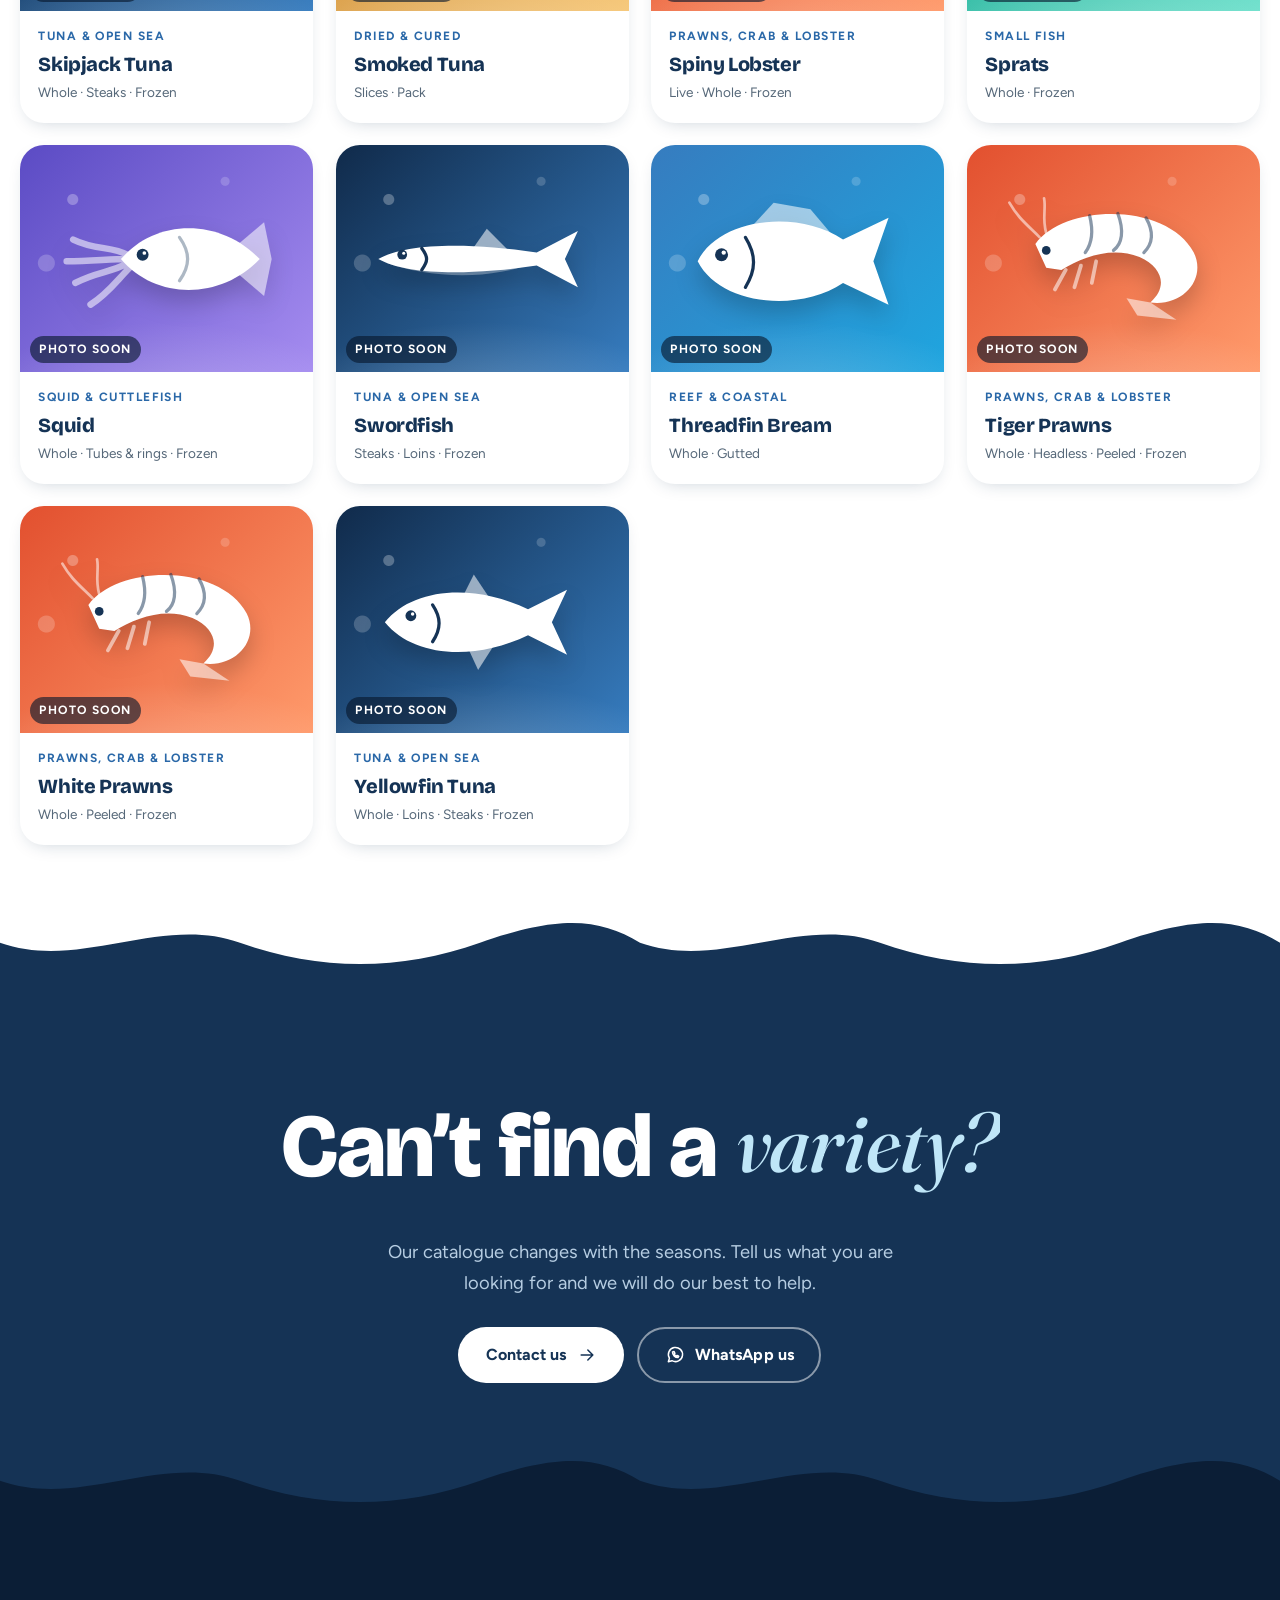
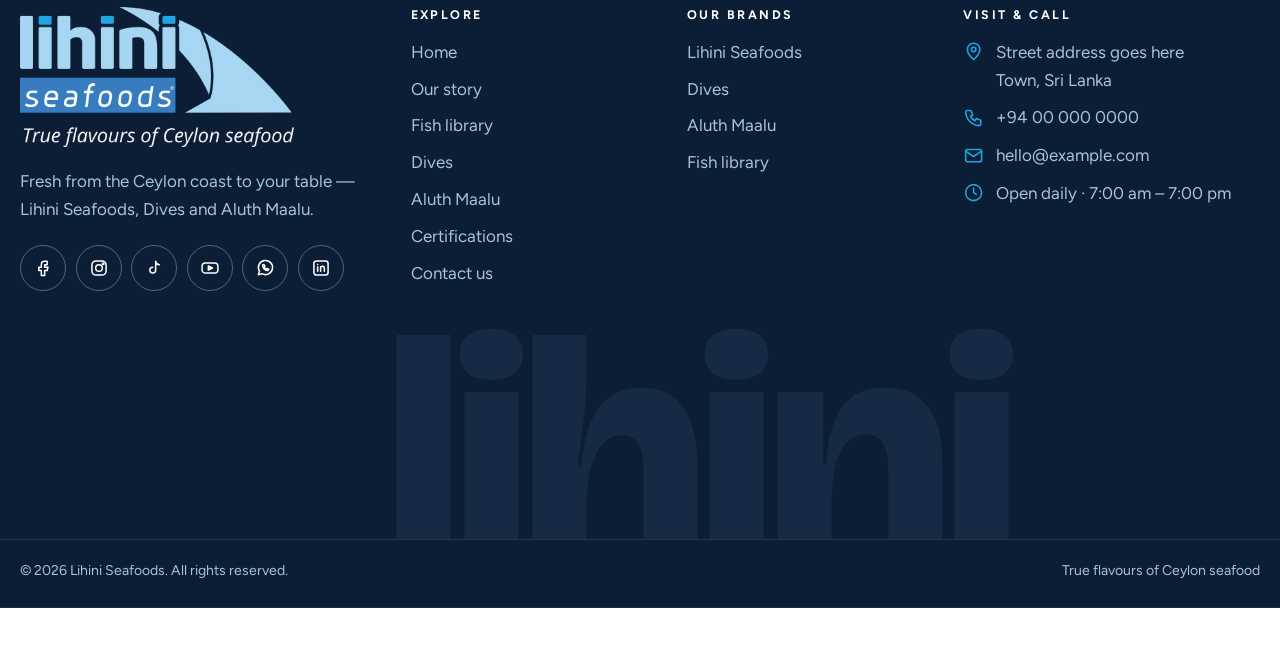
<file: fish-library.html>
<!doctype html>
<html lang="en">
<head>
<meta charset="utf-8">
<meta name="viewport" content="width=device-width, initial-scale=1, viewport-fit=cover">
<title>Fish library — Ceylon seafood varieties | Lihini Seafoods</title>
<meta name="description" content="Browse the Lihini Seafoods fish library: tuna, reef fish, prawns, crab, squid and dried fish from Ceylon waters.">
<meta name="theme-color" content="#153355">
<meta name="color-scheme" content="light">


<link rel="canonical" href="https://lihini.pages.dev/fish-library.html">
<meta property="og:type" content="website">
<meta property="og:site_name" content="Lihini Seafoods">
<meta property="og:title" content="Fish library — Ceylon seafood varieties | Lihini Seafoods">
<meta property="og:description" content="Browse the Lihini Seafoods fish library: tuna, reef fish, prawns, crab, squid and dried fish from Ceylon waters.">
<meta property="og:url" content="https://lihini.pages.dev/fish-library.html">
<meta property="og:image" content="https://lihini.pages.dev/assets/img/og-image.jpg">
<meta name="twitter:card" content="summary_large_image">
<link rel="icon" href="assets/img/favicon.svg" type="image/svg+xml">
<link rel="apple-touch-icon" href="assets/img/apple-touch-icon.png">
<link rel="preconnect" href="https://fonts.googleapis.com">
<link rel="preconnect" href="https://fonts.gstatic.com" crossorigin>
<link rel="stylesheet" href="https://fonts.googleapis.com/css2?family=Bricolage+Grotesque:opsz,wght@12..96,500..800&family=Figtree:wght@400..800&family=Fraunces:ital,opsz,wght@1,9..144,400..600&family=Noto+Sans+Sinhala:wght@400;600&display=swap">
<link rel="stylesheet" href="assets/css/style.css">
<script>(function(){var r=document.documentElement;r.classList.add('js','is-loading');setTimeout(function(){if(!window.__lihiniReady){r.classList.remove('js','is-loading');}},6000);})();</script>

</head>
<body class="" data-page="library">
<div class="wipe" aria-hidden="true"><div class="wipe__sheet"><img class="wipe__logo" src="assets/img/logo-full-light.png" width="240" height="123" alt=""></div></div>
<a class="skip" href="#main">Skip to content</a>
<div id="site-header"><noscript><p style="padding:1rem;text-align:center"><a href="index.html">Home</a> · <a href="fish-library.html">Fish library</a> · <a href="dives.html">Dives</a> · <a href="aluth-maalu.html">Aluth Maalu</a> · <a href="certifications.html">Certifications</a> · <a href="contact.html">Contact</a></p></noscript></div>
<main id="main">

<section class="phero">
  <div class="hero__sea" aria-hidden="true"><div class="rays"></div><div class="bubbles" data-mount="bubbles" data-n="14"></div></div>
  <div data-mount="fin" data-class="phero__fin"></div>
  <div class="container">
    <nav class="crumbs" aria-label="Breadcrumb" data-reveal="fade"><a href="index.html">Home</a><span aria-hidden="true">/</span><span>Fish library</span></nav>
    <h1 data-split data-base="350">The fish <em>library.</em></h1>
    <p class="lead" data-reveal data-d="700">Search our growing catalogue of Ceylon seafood &mdash; tuna and reef fish, prawns and crab, squid, dried fish and more.</p>
    <ul class="pills" data-reveal data-d="900"><li>Fresh</li><li>Frozen</li><li>Dried &amp; cured</li><li>Whole, steaks &amp; fillets</li></ul>
  </div>
  <div class="hero__waves hero__waves--back" aria-hidden="true"><div class="hl hl--1"></div><div class="hl hl--2"></div></div><div class="hero__waves hero__waves--front" aria-hidden="true"><div class="hl hl--3"></div></div>
</section>

<div class="lib-bar">
  <div class="container lib-bar__row">
    <label class="search"><span class="sr-only">Search fish</span><i data-ic="search"></i><input id="fq" type="search" placeholder="Search fish&hellip;" autocomplete="off"></label>
    <div class="chips" id="fchips" role="group" aria-label="Filter by type"></div>
    <label><span class="sr-only">Sort</span><select class="sort" id="fsort"><option value="az">A &rarr; Z</option><option value="cat">By type</option></select></label>
  </div>
</div>

<section class="section" style="padding-top:0">
  <div class="container">
    <div class="lib-meta"><span id="fcount" aria-live="polite"></span><span>Tap any card for details</span></div>
    <div class="fgrid" id="fgrid"></div>
    <noscript><p class="lead">This section needs JavaScript. Please enable it, or <a class="link-arrow" href="contact.html">contact us</a> and we will gladly help.</p></noscript>
    <div class="empty" id="fempty"><i data-ic="fish"></i><h2>No fish found</h2><p>Try another name, or <button class="link-arrow" id="fclear" type="button">clear the filters</button>.</p></div>
  </div>
</section>

<section class="cta wave-top">
  <canvas data-bubbles aria-hidden="true"></canvas>
  <div class="container">
    <h2 data-split>Can&rsquo;t find a <em>variety?</em></h2>
    <p data-reveal>Our catalogue changes with the seasons. Tell us what you are looking for and we will do our best to help.</p>
    <div class="btn-row" data-reveal data-d="150"><a class="btn btn--light" href="contact.html">Contact us <i data-ic="arrow" class="icon-arrow"></i></a><a class="btn btn--outline-light" data-wa="Hello Lihini Seafoods!" href="#"><i data-ic="whatsapp"></i> WhatsApp us</a></div>
  </div>
</section>

</main>
<div id="site-footer"></div>
<script src="assets/js/config.js"></script>
<script src="assets/js/data.js"></script>
<script src="assets/js/main.js"></script>
</body>
</html>
</file>
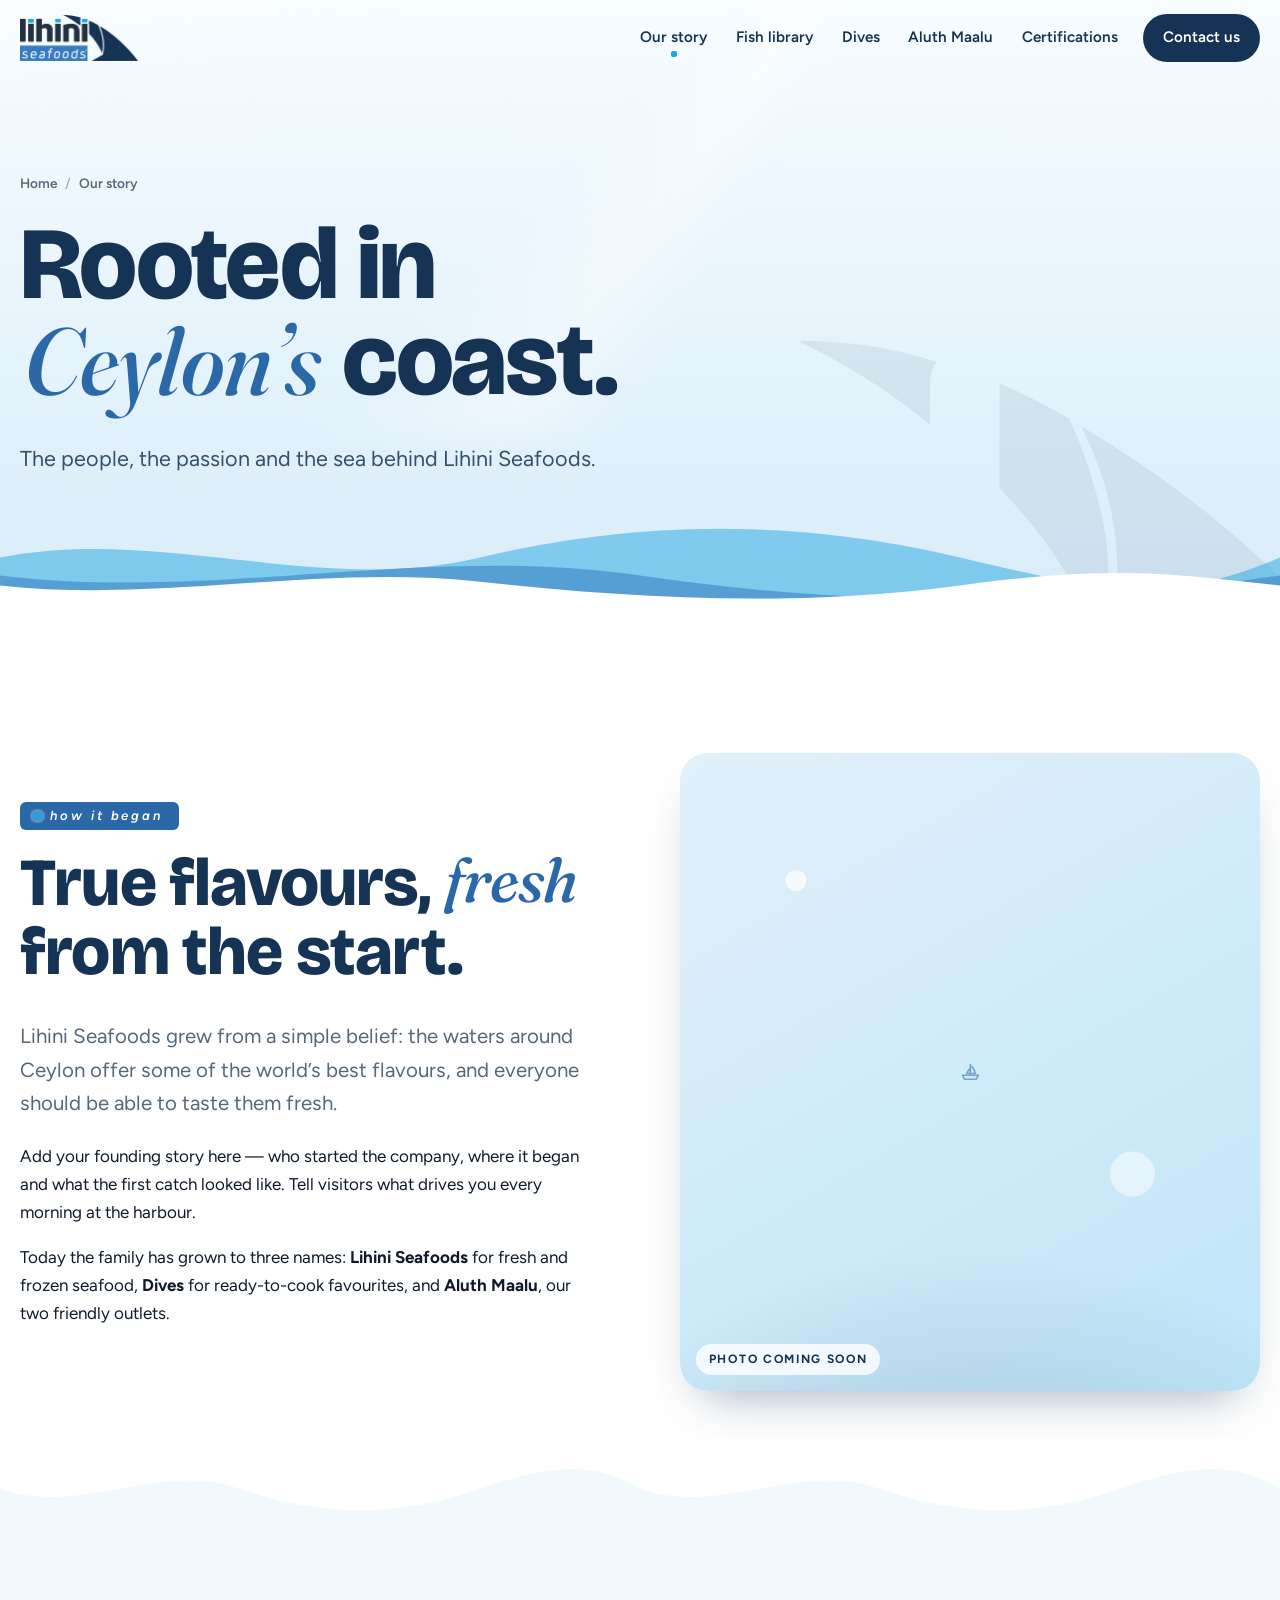
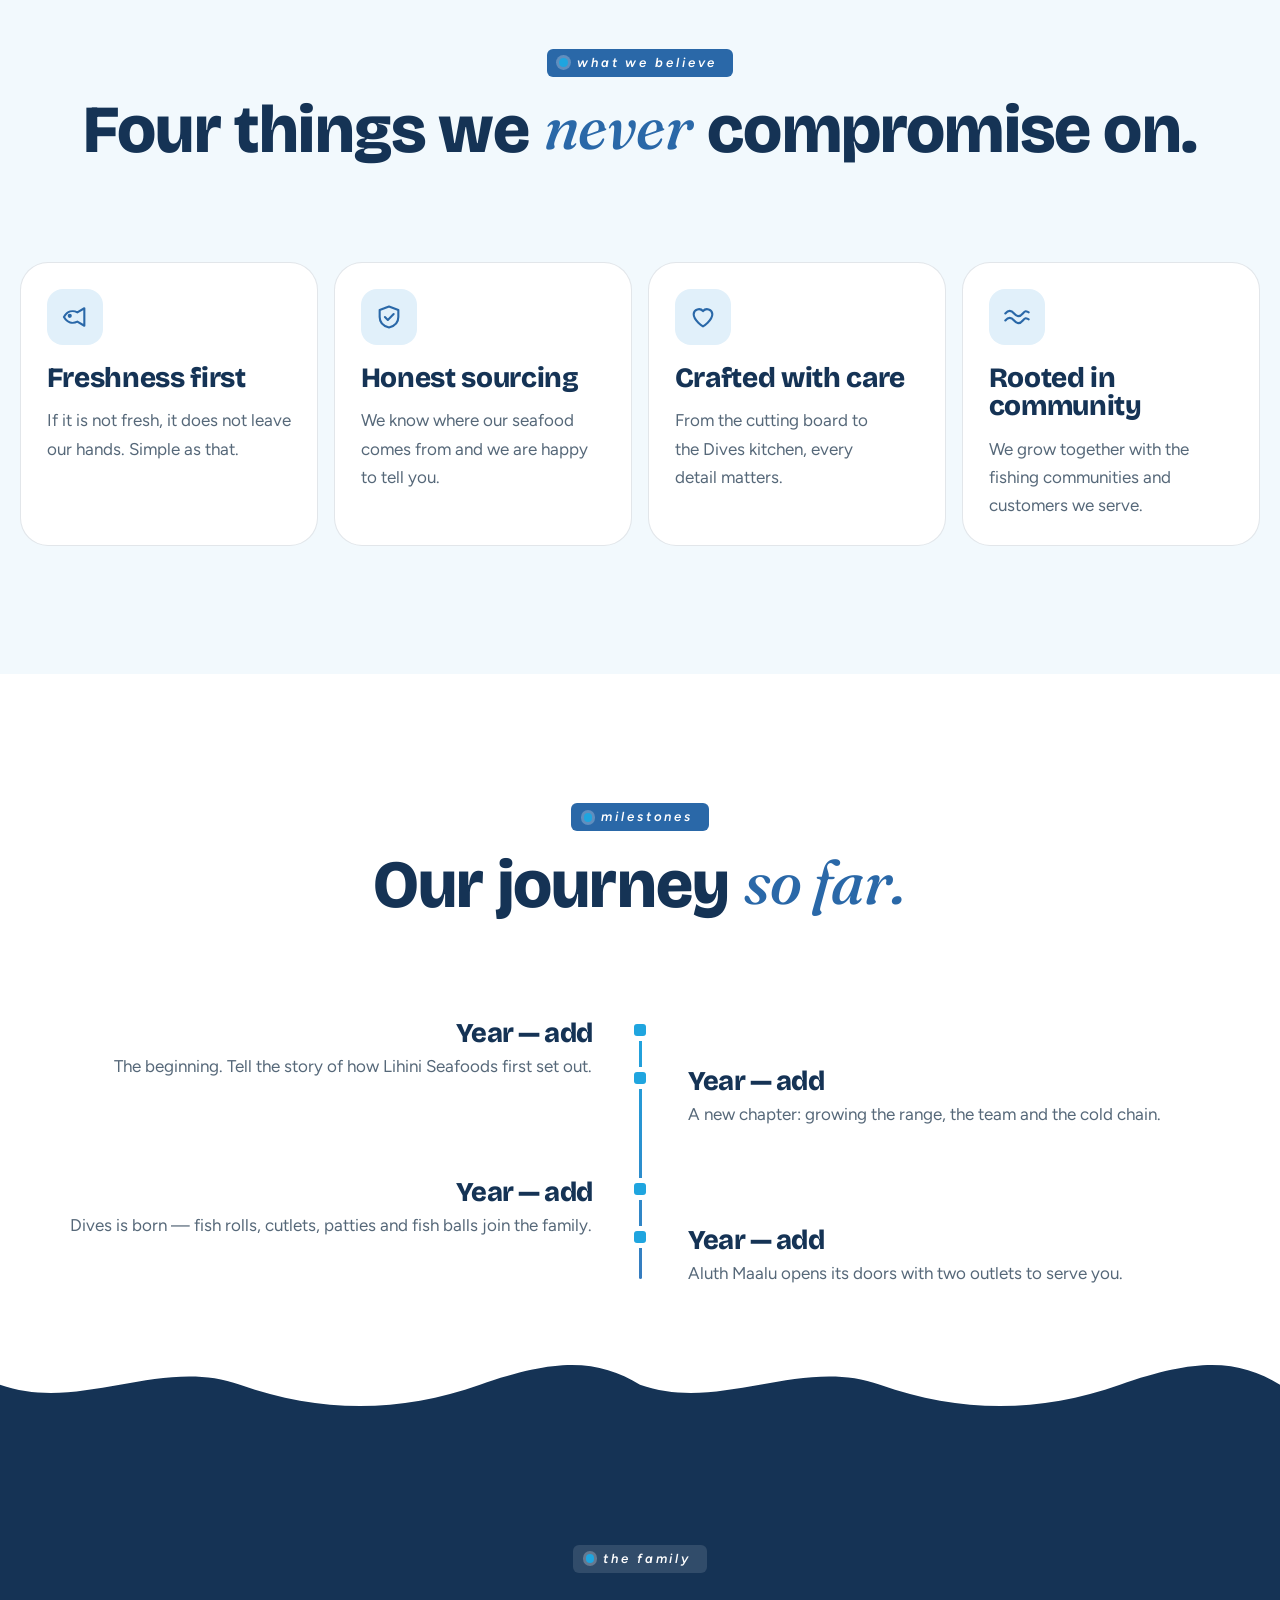
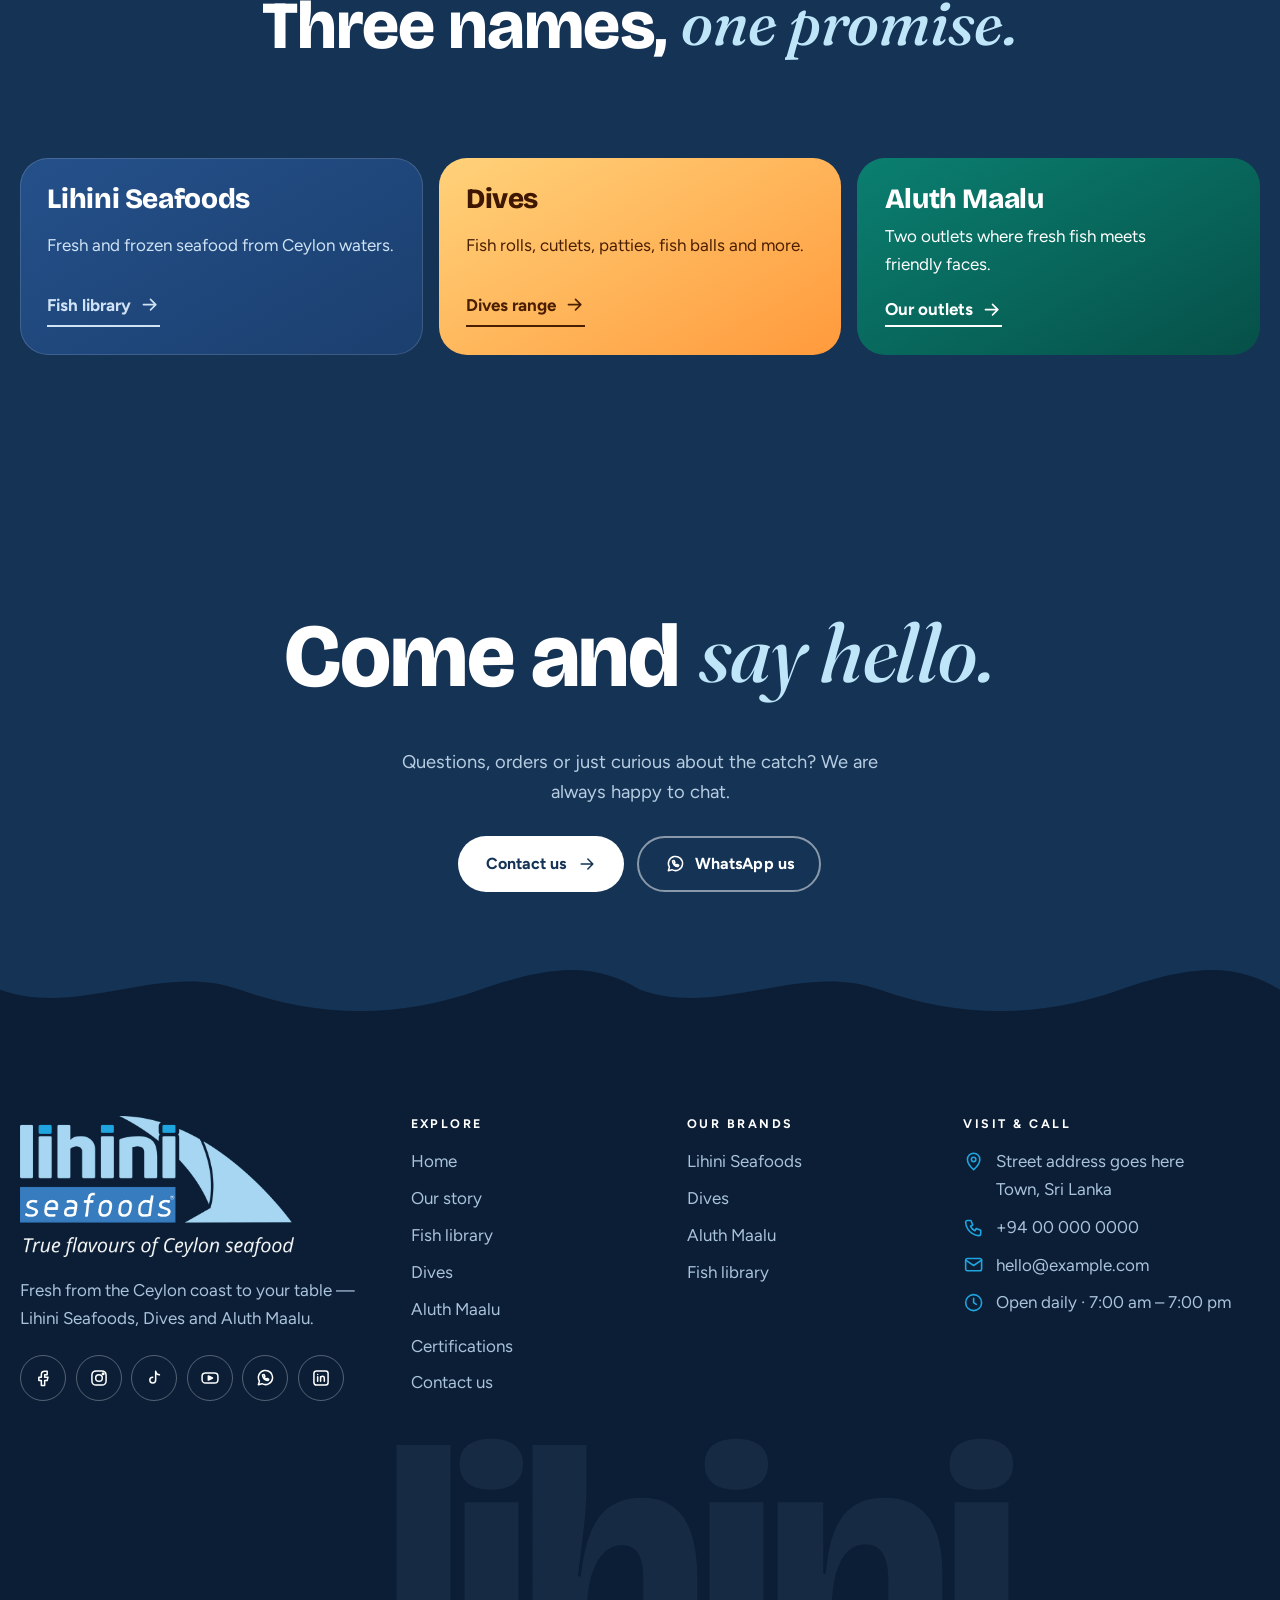
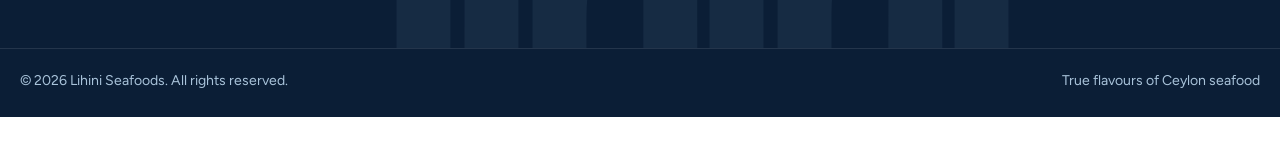
<file: our-story.html>
<!doctype html>
<html lang="en">
<head>
<meta charset="utf-8">
<meta name="viewport" content="width=device-width, initial-scale=1, viewport-fit=cover">
<title>Our story — the people behind Lihini Seafoods</title>
<meta name="description" content="The people, passion and Ceylon coast behind Lihini Seafoods, Dives and Aluth Maalu.">
<meta name="theme-color" content="#153355">
<meta name="color-scheme" content="light">


<link rel="canonical" href="https://lihini.pages.dev/our-story.html">
<meta property="og:type" content="website">
<meta property="og:site_name" content="Lihini Seafoods">
<meta property="og:title" content="Our story — the people behind Lihini Seafoods">
<meta property="og:description" content="The people, passion and Ceylon coast behind Lihini Seafoods, Dives and Aluth Maalu.">
<meta property="og:url" content="https://lihini.pages.dev/our-story.html">
<meta property="og:image" content="https://lihini.pages.dev/assets/img/og-image.jpg">
<meta name="twitter:card" content="summary_large_image">
<link rel="icon" href="assets/img/favicon.svg" type="image/svg+xml">
<link rel="apple-touch-icon" href="assets/img/apple-touch-icon.png">
<link rel="preconnect" href="https://fonts.googleapis.com">
<link rel="preconnect" href="https://fonts.gstatic.com" crossorigin>
<link rel="stylesheet" href="https://fonts.googleapis.com/css2?family=Bricolage+Grotesque:opsz,wght@12..96,500..800&family=Figtree:wght@400..800&family=Fraunces:ital,opsz,wght@1,9..144,400..600&family=Noto+Sans+Sinhala:wght@400;600&display=swap">
<link rel="stylesheet" href="assets/css/style.css">
<script>(function(){var r=document.documentElement;r.classList.add('js','is-loading');setTimeout(function(){if(!window.__lihiniReady){r.classList.remove('js','is-loading');}},6000);})();</script>

</head>
<body class="" data-page="story">
<div class="wipe" aria-hidden="true"><div class="wipe__sheet"><img class="wipe__logo" src="assets/img/logo-full-light.png" width="240" height="123" alt=""></div></div>
<a class="skip" href="#main">Skip to content</a>
<div id="site-header"><noscript><p style="padding:1rem;text-align:center"><a href="index.html">Home</a> · <a href="fish-library.html">Fish library</a> · <a href="dives.html">Dives</a> · <a href="aluth-maalu.html">Aluth Maalu</a> · <a href="certifications.html">Certifications</a> · <a href="contact.html">Contact</a></p></noscript></div>
<main id="main">

<section class="phero">
  <div class="hero__sea" aria-hidden="true"><div class="rays"></div><div class="bubbles" data-mount="bubbles" data-n="14"></div></div>
  <div data-mount="fin" data-class="phero__fin"></div>
  <div class="container">
    <nav class="crumbs" aria-label="Breadcrumb" data-reveal="fade"><a href="index.html">Home</a><span aria-hidden="true">/</span><span>Our story</span></nav>
    <h1 data-split data-base="350">Rooted in <em>Ceylon&rsquo;s</em> coast.</h1>
    <p class="lead" data-reveal data-d="700">The people, the passion and the sea behind Lihini Seafoods.</p>
    
  </div>
  <div class="hero__waves hero__waves--back" aria-hidden="true"><div class="hl hl--1"></div><div class="hl hl--2"></div></div><div class="hero__waves hero__waves--front" aria-hidden="true"><div class="hl hl--3"></div></div>
</section>

<section class="section">
  <div class="container split">
    <div data-reveal="left">
      <span class="eyebrow">how it began</span>
      <h2 data-split>True flavours, <em>fresh</em> from the start.</h2>
      <!-- PLACEHOLDER STORY: replace the paragraphs below with the real founding story. -->
      <p class="lead">Lihini Seafoods grew from a simple belief: the waters around Ceylon offer some of the world&rsquo;s best flavours, and everyone should be able to taste them fresh.</p>
      <p>Add your founding story here &mdash; who started the company, where it began and what the first catch looked like. Tell visitors what drives you every morning at the harbour.</p>
      <p>Today the family has grown to three names: <strong>Lihini Seafoods</strong> for fresh and frozen seafood, <strong>Dives</strong> for ready-to-cook favourites, and <strong>Aluth Maalu</strong>, our two friendly outlets.</p>
    </div>
    <div class="photo-ph" data-reveal="right"><span>Photo coming soon</span><i data-ic="boat"></i></div>
  </div>
</section>

<section class="section section--foam wave-top">
  <div class="container">
    <div class="section-head center">
  <div><span class="eyebrow" data-reveal>what we believe</span><h2 data-split>Four things we <em>never</em> compromise on.</h2></div>
  
</div>
    <div class="values" data-stagger>
      <article class="value"><span class="value__ic"><i data-ic="fish"></i></span><h3>Freshness first</h3><p>If it is not fresh, it does not leave our hands. Simple as that.</p></article>
      <article class="value"><span class="value__ic"><i data-ic="shield"></i></span><h3>Honest sourcing</h3><p>We know where our seafood comes from and we are happy to tell you.</p></article>
      <article class="value"><span class="value__ic"><i data-ic="heart"></i></span><h3>Crafted with care</h3><p>From the cutting board to the Dives kitchen, every detail matters.</p></article>
      <article class="value"><span class="value__ic"><i data-ic="wave"></i></span><h3>Rooted in community</h3><p>We grow together with the fishing communities and customers we serve.</p></article>
    </div>
  </div>
</section>

<section class="section">
  <div class="container">
    <div class="section-head center">
  <div><span class="eyebrow" data-reveal>milestones</span><h2 data-split>Our journey <em>so far.</em></h2></div>
  
</div>
    <!-- PLACEHOLDER MILESTONES: replace the years and descriptions. -->
    <ol class="timeline" data-stagger>
      <li><strong>Year &mdash; add</strong><p>The beginning. Tell the story of how Lihini Seafoods first set out.</p></li>
      <li><strong>Year &mdash; add</strong><p>A new chapter: growing the range, the team and the cold chain.</p></li>
      <li><strong>Year &mdash; add</strong><p>Dives is born &mdash; fish rolls, cutlets, patties and fish balls join the family.</p></li>
      <li><strong>Year &mdash; add</strong><p>Aluth Maalu opens its doors with two outlets to serve you.</p></li>
    </ol>
  </div>
</section>

<section class="section section--navy wave-top">
  <div class="container">
    <div class="section-head center">
  <div><span class="eyebrow" data-reveal>the family</span><h2 data-split>Three names, <em>one promise.</em></h2></div>
  
</div>
    <div class="family" data-stagger>
      <article class="fam fam--l"><h3>Lihini Seafoods</h3><p>Fresh and frozen seafood from Ceylon waters.</p><a class="link-arrow" href="fish-library.html">Fish library <i data-ic="arrow"></i></a></article>
      <article class="fam fam--d"><h3>Dives</h3><p>Fish rolls, cutlets, patties, fish balls and more.</p><a class="link-arrow" href="dives.html">Dives range <i data-ic="arrow"></i></a></article>
      <article class="fam fam--a"><h3>Aluth Maalu</h3><p>Two outlets where fresh fish meets friendly faces.</p><a class="link-arrow" href="aluth-maalu.html">Our outlets <i data-ic="arrow"></i></a></article>
    </div>
  </div>
</section>

<section class="cta wave-top">
  <canvas data-bubbles aria-hidden="true"></canvas>
  <div class="container">
    <h2 data-split>Come and <em>say hello.</em></h2>
    <p data-reveal>Questions, orders or just curious about the catch? We are always happy to chat.</p>
    <div class="btn-row" data-reveal data-d="150"><a class="btn btn--light" href="contact.html">Contact us <i data-ic="arrow" class="icon-arrow"></i></a><a class="btn btn--outline-light" data-wa="Hello Lihini Seafoods!" href="#"><i data-ic="whatsapp"></i> WhatsApp us</a></div>
  </div>
</section>

</main>
<div id="site-footer"></div>
<script src="assets/js/config.js"></script>
<script src="assets/js/data.js"></script>
<script src="assets/js/main.js"></script>
</body>
</html>
</file>
<file: assets/css/style.css>
/* ==========================================================================
   LIHINI SEAFOODS — STYLESHEET
   Palette is taken from the logo: fin navy, wordmark slate, label blue, dot cyan.
   ========================================================================== */

/* ---------- 1. Tokens ---------- */
:root {
  --navy: #153355;
  --navy-900: #0b1e36;
  --navy-800: #102a4a;
  --slate: #212f40;
  --blue: #367cbf;
  --cyan: #1fa5df;
  --cyan-200: #bfe6f8;
  --mist: #e1f0fa;
  --foam: #f2f9fd;
  --white: #fff;
  --ink: #0f1b2a;
  --muted: #566879;
  --line: rgba(21, 51, 85, .12);

  --sand: #fff4de;
  --orange: #f26a21;
  --gold: #ffb627;
  --teal: #0fa68e;
  --teal-900: #0a4f47;
  --coral: #ff6b4a;

  --accent: var(--cyan);
  --accent-ink: var(--navy);
  --hero-a: #f7fcff;
  --hero-b: #d7ecf9;

  --ff-display: "Bricolage Grotesque", "Segoe UI", system-ui, -apple-system, "Helvetica Neue", Arial, sans-serif;
  --ff-body: "Figtree", system-ui, -apple-system, "Segoe UI", Roboto, Arial, sans-serif;
  --ff-accent: "Fraunces", Georgia, "Times New Roman", serif;
  --ff-si: "Noto Sans Sinhala", "Iskoola Pota", "Nirmala UI", sans-serif;

  --ease: cubic-bezier(.22, 1, .36, 1);
  --ease-io: cubic-bezier(.65, 0, .35, 1);
  --r: 28px;
  --r-sm: 16px;
  --header-h: 76px;
  --wave-h: clamp(34px, 5vw, 72px);
  --shadow-sm: 0 6px 18px -8px rgba(21, 51, 85, .25);
  --shadow: 0 24px 50px -24px rgba(21, 51, 85, .45);
}

body.theme-dives {
  --accent: var(--orange);
  --accent-ink: #7a2e00;
  --hero-a: #fff9ec;
  --hero-b: #ffd9a2;
}
body.theme-aluth {
  --accent: var(--teal);
  --accent-ink: var(--teal-900);
  --hero-a: #f0fcf9;
  --hero-b: #bcece1;
}

/* ---------- 2. Reset & base ---------- */
*, *::before, *::after { box-sizing: border-box; }
@supports not (overflow: clip) { html, body { overflow-x: hidden; } }
html { -webkit-text-size-adjust: 100%; scroll-behavior: smooth; scroll-padding-top: calc(var(--header-h) + 12px); overflow-x: clip; }
body {
  margin: 0; min-height: 100vh; overflow-x: clip;
  font-family: var(--ff-body); font-size: 1.0625rem; line-height: 1.65;
  color: var(--ink); background: var(--white);
  -webkit-font-smoothing: antialiased; text-rendering: optimizeLegibility;
}
body.no-scroll { overflow: hidden; }
img, svg, canvas, iframe { display: block; max-width: 100%; }
img { height: auto; }
a { color: inherit; text-decoration: none; }
button, input, select, textarea { font: inherit; color: inherit; }
button { cursor: pointer; background: none; border: 0; padding: 0; }
h1, h2, h3, h4 { font-family: var(--ff-display); font-weight: 800; line-height: 1.02; letter-spacing: -.025em; margin: 0 0 .5em; color: var(--navy); text-wrap: balance; }
h1 { font-size: clamp(2.8rem, 9vw, 7.6rem); letter-spacing: -.04em; line-height: .94; }
h2 { font-size: clamp(2.1rem, 5.4vw, 4.2rem); }
h3 { font-size: clamp(1.3rem, 2.4vw, 1.75rem); letter-spacing: -.02em; }
p { margin: 0 0 1em; text-wrap: pretty; }
em { font-family: var(--ff-accent); font-style: italic; font-weight: 500; letter-spacing: -.02em; color: var(--blue-ink); }
:focus-visible { outline: 3px solid var(--cyan); outline-offset: 3px; border-radius: 6px; }
::selection { background: var(--cyan); color: #fff; }
.sr-only { position: absolute; width: 1px; height: 1px; overflow: hidden; clip: rect(0 0 0 0); white-space: nowrap; }
.skip { position: fixed; left: 1rem; top: -4rem; z-index: 300; background: var(--navy); color: #fff; padding: .7rem 1.1rem; border-radius: 10px; transition: top .2s; }
.skip:focus { top: 1rem; }

.container { width: min(1240px, 100% - 2.5rem); margin-inline: auto; }
.section { position: relative; padding: clamp(4.5rem, 10vw, 9rem) 0; }
.section--foam { background: var(--foam); }
.section--mist { background: var(--mist); }
.section--navy { background: var(--navy); color: #dbe9f6; }
.section--navy h2, .section--navy h3 { color: #fff; }
.section--navy em { color: var(--cyan-200); }
.section--sand { background: var(--sand); }
.lead { font-size: clamp(1.1rem, 1.6vw, 1.3rem); color: var(--muted); max-width: 46ch; }
.section--navy .lead { color: #b6cde2; }
.center { text-align: center; }
.center .lead { margin-inline: auto; }
.icon { width: 1.25em; height: 1.25em; flex: none; }

/* wave edge on top of a section (uses the section's own background colour) */
.wave-top::before {
  content: ""; position: absolute; left: 0; right: -640px; bottom: calc(100% - 1px); height: var(--wave-h); z-index: 2; pointer-events: none; will-change: transform;
  background: var(--wave-bg, #fff);
  -webkit-mask: url("data:image/svg+xml,%3Csvg xmlns='http://www.w3.org/2000/svg' viewBox='0 0 640 90' preserveAspectRatio='none'%3E%3Cpath d='M0 90V46C80 86 160 6 240 46s160 40 240 0 120-34 160 0V90Z'/%3E%3C/svg%3E") repeat-x 0 100% / 640px 100%;
          mask: url("data:image/svg+xml,%3Csvg xmlns='http://www.w3.org/2000/svg' viewBox='0 0 640 90' preserveAspectRatio='none'%3E%3Cpath d='M0 90V46C80 86 160 6 240 46s160 40 240 0 120-34 160 0V90Z'/%3E%3C/svg%3E") repeat-x 0 100% / 640px 100%;
  animation: waveDrift 16s linear infinite;
}
.section--foam.wave-top { --wave-bg: var(--foam); }
.section--mist.wave-top { --wave-bg: var(--mist); }
.section--navy.wave-top { --wave-bg: var(--navy); }
.section--sand.wave-top { --wave-bg: var(--sand); }
.wave-top--navy900::before { --wave-bg: var(--navy-900); }
@keyframes waveDrift { to { transform: translateX(-640px); } }

/* ---------- 3. Small components ---------- */
.eyebrow {
  display: inline-flex; align-items: center; gap: .55rem; margin-bottom: 1.2rem;
  background: var(--blue); color: #fff; padding: .38rem 1rem .38rem .8rem; border-radius: 6px;
  font: italic 600 .82rem/1.2 var(--ff-body); letter-spacing: .22em; text-transform: lowercase;
}
.eyebrow::before { content: ""; width: .55rem; height: .55rem; background: var(--cyan); border-radius: 2px; box-shadow: 0 0 0 3px rgba(255,255,255,.25); }
.theme-dives .eyebrow { background: var(--orange); }
.theme-dives .eyebrow::before { background: var(--gold); }
.theme-aluth .eyebrow { background: var(--teal); }
.theme-aluth .eyebrow::before { background: #8ff0dc; }
.section--navy .eyebrow { background: rgba(255,255,255,.12); }

.btn {
  position: relative; isolation: isolate; overflow: hidden; display: inline-flex; align-items: center; justify-content: center; gap: .65rem;
  padding: 1rem 1.6rem; border-radius: 999px; font-weight: 700; font-size: 1rem; line-height: 1; letter-spacing: .005em;
  border: 2px solid transparent; transition: color .35s, border-color .35s, transform .35s var(--ease), box-shadow .35s;
  will-change: transform;
}
.btn::before {
  content: ""; position: absolute; inset: -2px; z-index: -1; background: var(--btn-fill, var(--blue-ink));
  transform: translateY(102%); border-radius: 50% 50% 0 0 / 60% 60% 0 0; transition: transform .55s var(--ease), border-radius .55s var(--ease);
}
.btn:hover::before, .btn:focus-visible::before { transform: translateY(0); border-radius: 0; }
.btn .icon { transition: transform .4s var(--ease); }
.btn:hover .icon-arrow { transform: translateX(5px); }
.btn--primary { background: var(--navy); color: #fff; box-shadow: 0 14px 28px -14px rgba(21,51,85,.7); }
.btn--ghost { border-color: var(--navy); color: var(--navy); --btn-fill: var(--navy); }
.btn--ghost:hover { color: #fff; }
.btn--light { background: #fff; color: var(--navy); --btn-fill: var(--cyan-200); }
.btn--outline-light { border-color: rgba(255,255,255,.5); color: #fff; --btn-fill: #fff; }
.btn--outline-light:hover { color: var(--navy); }
.btn--accent { background: var(--accent); color: #fff; --btn-fill: var(--accent-ink); }
.theme-dives .btn--primary { background: var(--orange); --btn-fill: #7a2e00; }
.theme-dives .btn--ghost { border-color: #7a2e00; color: #7a2e00; --btn-fill: #7a2e00; }
.theme-aluth .btn--primary { background: var(--teal); --btn-fill: var(--teal-900); }
.theme-aluth .btn--ghost { border-color: var(--teal-900); color: var(--teal-900); --btn-fill: var(--teal-900); }
.btn-row { display: flex; flex-wrap: wrap; gap: .8rem; }

.chip {
  display: inline-flex; align-items: center; gap: .4rem; padding: .32rem .8rem; border-radius: 999px;
  background: var(--mist); color: var(--navy); font-size: .8rem; font-weight: 600; line-height: 1.3;
}
.link-arrow { display: inline-flex; align-items: center; gap: .5rem; font-weight: 700; color: var(--navy); border-bottom: 2px solid var(--cyan); padding-bottom: 2px; }
.link-arrow .icon { transition: transform .35s var(--ease); }
.link-arrow:hover .icon { transform: translateX(5px); }
.section-head { display: grid; gap: 1rem; margin-bottom: clamp(2rem, 5vw, 4rem); }
@media (min-width: 900px) { .section-head--split { grid-template-columns: 1.3fr 1fr; align-items: end; gap: 4rem; } }

/* ---------- 4. Page transition (tide wipe) ---------- */
.wipe { position: fixed; inset: 0; z-index: 400; pointer-events: none; visibility: hidden; overflow: hidden; }
.js .wipe { visibility: visible; }
.wipe__sheet {
  position: absolute; inset: 0; background: var(--navy-900); display: grid; place-items: center;
  transform: translateY(calc(-100% - 90px));
}
.wipe__sheet::before, .wipe__sheet::after {
  content: ""; position: absolute; left: 0; right: -400px; height: 70px; background: var(--navy-900);
  -webkit-mask: url("data:image/svg+xml,%3Csvg xmlns='http://www.w3.org/2000/svg' viewBox='0 0 400 70' preserveAspectRatio='none'%3E%3Cpath d='M0 70V34C50 66 100 4 150 34s100 36 150 0 70-28 100 0V70Z'/%3E%3C/svg%3E") repeat-x 0 100% / 400px 100%;
          mask: url("data:image/svg+xml,%3Csvg xmlns='http://www.w3.org/2000/svg' viewBox='0 0 400 70' preserveAspectRatio='none'%3E%3Cpath d='M0 70V34C50 66 100 4 150 34s100 36 150 0 70-28 100 0V70Z'/%3E%3C/svg%3E") repeat-x 0 100% / 400px 100%;
  animation: waveDrift400 3s linear infinite;
}
.wipe__sheet::before { bottom: calc(100% - 1px); }
.wipe__sheet::after { top: calc(100% - 1px); transform: scaleY(-1); animation-name: waveDrift400b; }
@keyframes waveDrift400 { to { transform: translateX(-400px); } }
@keyframes waveDrift400b { from { transform: scaleY(-1); } to { transform: translateX(-400px) scaleY(-1); } }
.wipe__logo { width: min(240px, 52vw); opacity: 0; transform: translateY(14px) scale(.96); transition: opacity .5s .15s, transform .7s .15s var(--ease); }
.js.is-loading .wipe__sheet { transform: none; }
.js.is-loading .wipe__logo, .js.is-leaving .wipe__logo { opacity: 1; transform: none; }
.js.is-leaving .wipe__sheet { animation: wipeIn .62s var(--ease-io) forwards; }
.js.is-revealing .wipe__sheet { animation: wipeOut .95s var(--ease-io) forwards; }
@keyframes wipeIn { from { transform: translateY(calc(100% + 90px)); } to { transform: none; } }
@keyframes wipeOut { from { transform: none; } to { transform: translateY(calc(-100% - 90px)); } }

/* ---------- 5. Header & navigation ---------- */
.site-header { position: fixed; inset: 0 0 auto 0; z-index: 90; transition: transform .55s var(--ease), background-color .35s, box-shadow .35s; }
.site-header.is-solid { background: rgba(255,255,255,.84); -webkit-backdrop-filter: saturate(1.5) blur(16px); backdrop-filter: saturate(1.5) blur(16px); box-shadow: 0 1px 0 var(--line); }
.site-header.is-hidden { transform: translateY(-105%); }
.site-header .bar { display: flex; align-items: center; justify-content: space-between; gap: 1rem; height: var(--header-h); width: min(1320px, 100% - 2rem); margin-inline: auto; }
.brand { display: block; position: relative; flex: none; }
.brand img { height: 46px; width: auto; transition: transform .5s var(--ease); }
.brand:hover img { transform: scale(1.04) rotate(-1deg); }
.brand__light { display: none; }
.menu-open .brand__dark { display: none; }
.menu-open .brand__light { display: block; }

.nav { display: none; align-items: center; gap: .1rem; }
.nav a { position: relative; padding: .55rem .85rem; font-weight: 600; font-size: .95rem; color: var(--navy); border-radius: 999px; transition: color .3s; }
.nav a::before { content: ""; position: absolute; left: 50%; bottom: .15rem; width: 6px; height: 6px; background: var(--cyan); border-radius: 2px; transform: translateX(-50%) scale(0); transition: transform .4s var(--ease); }
.nav a:hover::before, .nav a[aria-current="page"]::before { transform: translateX(-50%) scale(1); }
.nav a.nav__cta { margin-left: .6rem; background: var(--navy); color: #fff; padding: .7rem 1.25rem; transition: background .3s, transform .3s var(--ease); }
.nav a.nav__cta::before { display: none; }
.nav a.nav__cta:hover { background: var(--cyan); transform: translateY(-2px); }
@media (min-width: 1120px) { .nav { display: flex; } .burger { display: none !important; } }

.burger { position: relative; width: 52px; height: 52px; border-radius: 50%; background: var(--navy); display: grid; place-items: center; z-index: 5; transition: background .3s; }
.burger span { position: absolute; width: 22px; height: 2.5px; background: #fff; border-radius: 2px; transition: transform .5s var(--ease), opacity .3s; }
.burger span:nth-child(1) { transform: translateY(-6px); }
.burger span:nth-child(3) { transform: translateY(6px); }
.menu-open .burger { background: var(--cyan); }
.menu-open .burger span:nth-child(1) { transform: rotate(45deg); }
.menu-open .burger span:nth-child(2) { opacity: 0; }
.menu-open .burger span:nth-child(3) { transform: rotate(-45deg); }

.menu {
  position: fixed; inset: 0; z-index: 80; background: var(--navy-900); color: #fff; overflow-y: auto;
  padding: calc(var(--header-h) + 1.5rem) 1.5rem 2rem; display: flex; flex-direction: column; justify-content: space-between; gap: 2rem;
  clip-path: circle(0 at calc(100% - 3rem) 2.6rem); visibility: hidden;
  transition: clip-path .9s var(--ease), visibility 0s .9s;
}
.menu-open .menu { clip-path: circle(150% at calc(100% - 3rem) 2.6rem); visibility: visible; transition: clip-path .9s var(--ease), visibility 0s; }
.menu::before { content: ""; position: absolute; right: -18%; bottom: -6%; width: min(80vw, 520px); aspect-ratio: 1.6; background: var(--blue); opacity: .16; -webkit-mask: var(--fin-mask) no-repeat center / contain; mask: var(--fin-mask) no-repeat center / contain; pointer-events: none; }
.menu__list { list-style: none; margin: 0; padding: 0; display: grid; gap: .1rem; position: relative; }
.menu__list a { display: flex; align-items: baseline; gap: 1rem; padding: .35rem 0; font: 800 clamp(2rem, 9vw, 3.6rem)/1.1 var(--ff-display); letter-spacing: -.03em; color: #fff; opacity: 0; transform: translateY(30px); transition: opacity .6s, transform .8s var(--ease), color .3s; }
.menu__list a small { font: 600 .8rem var(--ff-body); letter-spacing: .15em; color: var(--cyan); min-width: 1.8rem; }
.menu__list a:hover, .menu__list a[aria-current="page"] { color: var(--cyan); }
.menu-open .menu__list a { opacity: 1; transform: none; transition-delay: calc(.25s + var(--i) * 55ms); }
.menu__foot { display: grid; gap: 1rem; font-size: .95rem; color: #b6cde2; position: relative; opacity: 0; transition: opacity .6s .7s; }
.menu-open .menu__foot { opacity: 1; }
.menu__foot a { color: #fff; font-weight: 600; }

/* shared mask of the fin shape (used for decorative watermarks) */
:root { --fin-mask: url("data:image/svg+xml,%3Csvg xmlns='http://www.w3.org/2000/svg' viewBox='0 0 1260 780'%3E%3Cpath d='M7 8C125 8 215 25 305 53Q291 70 291 100V188C205 115 105 55 7 8ZM440 100C495 122 545 148 590 176 645 300 675 420 673 520 672 570 667 610 657 648 595 510 525 410 440 324ZM616 192C875 345 1105 545 1255 776L482 778 667 675C695 580 700 480 680 380 665 300 640 245 616 192Z'/%3E%3C/svg%3E"); }

.socials { display: flex; flex-wrap: wrap; gap: .6rem; list-style: none; margin: 0; padding: 0; }
.socials a { display: grid; place-items: center; width: 46px; height: 46px; border-radius: 50%; border: 1.5px solid currentColor; transition: background .3s, color .3s, transform .4s var(--ease), border-color .3s; }
.socials a:hover { background: var(--cyan); border-color: var(--cyan); color: #fff; transform: translateY(-4px) rotate(-6deg); }
.socials .icon { width: 20px; height: 20px; }

/* ---------- 6. Reveal system ---------- */
.js [data-reveal] { opacity: 0; transform: translateY(34px); transition: opacity .9s var(--ease), transform 1s var(--ease); transition-delay: calc(var(--d, 0) * 1ms); }
.js [data-reveal="left"] { transform: translateX(-44px); }
.js [data-reveal="right"] { transform: translateX(44px); }
.js [data-reveal="zoom"] { transform: scale(.9); }
.js [data-reveal="fade"] { transform: none; }
.js [data-reveal].in { opacity: 1; transform: none; }

.w { display: inline-block; overflow: hidden; vertical-align: top; padding: 0 .04em .16em; margin: 0 -.04em -.16em; }
.js .w > span { display: inline-block; transform: translateY(112%) rotate(4deg); transform-origin: left bottom; transition: transform 1.05s var(--ease); transition-delay: calc(var(--wi) * 60ms + var(--base, 0ms)); }
.js [data-split].in .w > span { transform: none; }
.sw { transition: opacity .25s linear; opacity: var(--o, .18); }

/* ---------- 7. HOME hero ---------- */
.hero, .phero { position: relative; isolation: isolate; background: linear-gradient(180deg, var(--hero-a) 0%, var(--hero-b) 100%); overflow: hidden; }
.hero { min-height: 100svh; display: flex; align-items: center; padding: calc(var(--header-h) + 2rem) 0 clamp(7rem, 16vw, 12rem); }
.hero__sea { position: absolute; inset: 0; z-index: -1; }
.rays { position: absolute; inset: -20% -10% 30%; background:
  conic-gradient(from 180deg at 70% -10%, transparent 0 8%, rgba(255,255,255,.55) 10%, transparent 13% 20%, rgba(255,255,255,.4) 22%, transparent 26% 34%, rgba(255,255,255,.5) 36%, transparent 40% 100%);
  opacity: .7; filter: blur(14px); animation: rays 14s ease-in-out infinite alternate; transform-origin: 70% 0; }
@keyframes rays { from { transform: rotate(-4deg) scale(1); opacity: .5; } to { transform: rotate(5deg) scale(1.1); opacity: .85; } }
.school { position: absolute; inset: 0; width: 100%; height: 100%; }
.bubbles { position: absolute; inset: 0; overflow: hidden; pointer-events: none; }
.bubbles i { position: absolute; bottom: -40px; left: var(--x); width: var(--s); height: var(--s); border-radius: 50%; border: 1.5px solid rgba(255,255,255,.85); background: radial-gradient(circle at 30% 30%, rgba(255,255,255,.8), rgba(255,255,255,.08) 60%); animation: rise var(--t) linear var(--dl) infinite; opacity: 0; }
@keyframes rise { 0% { transform: translate(0, 0); opacity: 0; } 12% { opacity: .9; } 50% { transform: translate(var(--dx), -50vh); } 100% { transform: translate(calc(var(--dx) * -1), -110vh); opacity: 0; } }
.theme-dives .bubbles i { border-color: rgba(255,255,255,.9); background: radial-gradient(circle at 30% 30%, rgba(255,240,200,.95), rgba(255,200,90,.1) 60%); }

.hero__inner { position: relative; z-index: 3; }
.hero__title { max-width: 11ch; margin-bottom: .35em; }
.hero__title em { color: var(--blue-ink); }
.hero__lead { font-size: clamp(1.1rem, 1.8vw, 1.4rem); max-width: 34ch; color: #35506b; margin-bottom: 2rem; }
.hero__brands { display: flex; flex-wrap: wrap; gap: .6rem; margin: 2.2rem 0 0; padding: 0; list-style: none; }
.hero__brands li { display: inline-flex; align-items: center; gap: .5rem; background: rgba(255,255,255,.7); -webkit-backdrop-filter: blur(8px); backdrop-filter: blur(8px); padding: .5rem 1rem; border-radius: 999px; font-weight: 700; font-size: .92rem; color: var(--navy); border: 1px solid rgba(255,255,255,.9); }
.hero__brands li::before { content: ""; width: .5rem; height: .5rem; border-radius: 2px; background: var(--c, var(--cyan)); }
.hero__fin { position: absolute; z-index: 3; right: -6%; bottom: calc(clamp(60px, 9vw, 130px) - 20px); width: clamp(260px, 48vw, 760px); color: var(--navy); opacity: .14; animation: bob 7s ease-in-out infinite; transform-origin: 50% 100%; pointer-events: none; }
@media (min-width: 900px) { .hero__fin { opacity: 1; right: 1%; bottom: calc(clamp(60px, 9vw, 130px) - 78px); width: clamp(380px, 42vw, 700px); } }
@keyframes bob { 0%, 100% { transform: translateY(0) rotate(-1.2deg); } 50% { transform: translateY(-14px) rotate(1.4deg); } }
.hero__waves { position: absolute; left: 0; right: 0; bottom: 0; height: clamp(110px, 15vw, 210px); pointer-events: none; }
.hero__waves--back { z-index: 2; }
.hero__waves--front { z-index: 4; }
.hl { position: absolute; left: 0; bottom: 0; width: 200%; height: 100%; background-repeat: repeat-x; background-size: 50% 100%; background-position: 0 100%; animation: slide var(--t, 24s) linear infinite; }
.hl--1 { --t: 30s; opacity: .5; height: 100%; background-image: url("data:image/svg+xml,%3Csvg xmlns='http://www.w3.org/2000/svg' viewBox='0 0 1200 200' preserveAspectRatio='none'%3E%3Cpath fill='%2322a6e0' d='M0 200V90C150 40 300 150 450 90S750 30 900 90s200 70 300 0V200Z'/%3E%3C/svg%3E"); }
.hl--2 { --t: 20s; animation-direction: reverse; opacity: .55; height: 82%; background-image: url("data:image/svg+xml,%3Csvg xmlns='http://www.w3.org/2000/svg' viewBox='0 0 1200 200' preserveAspectRatio='none'%3E%3Cpath fill='%23367cbf' d='M0 200V100C200 150 400 40 600 100S1000 160 1200 100V200Z'/%3E%3C/svg%3E"); }
.hl--3 { --t: 15s; height: 56%; background-image: url("data:image/svg+xml,%3Csvg xmlns='http://www.w3.org/2000/svg' viewBox='0 0 1200 200' preserveAspectRatio='none'%3E%3Cpath fill='%23ffffff' d='M0 200V80C150 130 300 20 450 70S750 140 900 80s200-30 300 0V200Z'/%3E%3C/svg%3E"); }
@keyframes slide { to { transform: translateX(-50%); } }
.scroll-cue { position: absolute; z-index: 5; left: 50%; bottom: 1rem; transform: translateX(-50%); display: none; flex-direction: column; align-items: center; gap: .4rem; font-size: .7rem; letter-spacing: .3em; text-transform: uppercase; color: var(--navy); font-weight: 700; }
.scroll-cue::after { content: ""; width: 2px; height: 34px; background: linear-gradient(var(--navy), transparent); animation: cue 1.8s var(--ease-io) infinite; transform-origin: top; }
@keyframes cue { 0% { transform: scaleY(0); } 50% { transform: scaleY(1); } 100% { transform: scaleY(1); opacity: 0; } }
@media (min-width: 900px) and (min-height: 700px) { .scroll-cue { display: flex; } }

/* ---------- 8. Inner-page hero ---------- */
.phero { padding: calc(var(--header-h) + clamp(3rem, 8vw, 6rem)) 0 clamp(5rem, 10vw, 8rem); }
.phero h1 { font-size: clamp(2.8rem, 8vw, 6.4rem); max-width: 14ch; margin-bottom: .3em; }
.phero .lead { color: #35506b; font-size: clamp(1.1rem, 1.7vw, 1.35rem); }
.theme-dives .phero .lead { color: #6a3a14; }
.theme-aluth .phero .lead { color: #1d5d54; }
.phero__fin { position: absolute; right: -8%; bottom: -12%; width: clamp(300px, 46vw, 700px); color: var(--navy); opacity: .07; z-index: -1; pointer-events: none; animation: bob 9s ease-in-out infinite; }
.crumbs { display: flex; gap: .5rem; align-items: center; font-size: .85rem; font-weight: 600; color: var(--muted); margin-bottom: 1.4rem; }
.crumbs a:hover { color: var(--blue-ink); }
.crumbs span[aria-hidden] { opacity: .5; }

/* ---------- 9. Manifesto ---------- */
.manifesto { display: grid; gap: 3rem; align-items: center; }
.manifesto__text { font: 700 clamp(1.7rem, 4.2vw, 3.3rem)/1.18 var(--ff-display); letter-spacing: -.03em; color: var(--navy); }
.manifesto__text .sw { display: inline; }
.manifesto__logo { display: grid; place-items: center; }
.manifesto__logo img { width: min(380px, 70%); animation: bob 8s ease-in-out infinite; filter: drop-shadow(0 30px 30px rgba(21,51,85,.18)); }
@media (min-width: 1000px) { .manifesto { grid-template-columns: 1.6fr 1fr; gap: 5rem; } }

/* ---------- 10. Marquee ---------- */
.marquee-wrap { position: relative; z-index: 3; height: clamp(9.5rem, 22vw, 16rem); margin: -1px 0; }
.marquee { position: absolute; left: -4vw; right: -4vw; overflow: hidden; padding: .9rem 0; }
.marquee--a { top: 8%; transform: rotate(-2.4deg); background: var(--navy); color: #fff; z-index: 2; box-shadow: 0 20px 40px -20px rgba(11,30,54,.6); }
.marquee--b { top: 56%; transform: rotate(1.6deg); background: var(--cyan); color: var(--navy-900); z-index: 1; }
.marquee__track { display: flex; width: max-content; animation: marquee 42s linear infinite; }
.marquee--b .marquee__track { animation-direction: reverse; animation-duration: 55s; }
.marquee__group { display: flex; align-items: center; gap: clamp(1.1rem, 2.4vw, 2rem); padding-right: clamp(1.1rem, 2.4vw, 2rem); }
.marquee__group span { font: 800 clamp(1.4rem, 3.6vw, 2.6rem)/1 var(--ff-display); letter-spacing: -.02em; text-transform: uppercase; white-space: nowrap; }
.marquee__group i { width: clamp(.6rem, 1.2vw, .9rem); aspect-ratio: 1; background: var(--cyan); border-radius: 3px; flex: none; }
.marquee--b .marquee__group i { background: var(--navy-900); }
@keyframes marquee { to { transform: translateX(-50%); } }

/* ---------- 11. Brand bento ---------- */
.bento { display: grid; gap: 1.2rem; }
.bcard { position: relative; overflow: hidden; border-radius: var(--r); padding: clamp(1.5rem, 3vw, 2.4rem); min-height: 300px; display: flex; flex-direction: column; justify-content: flex-end; isolation: isolate; transition: transform .6s var(--ease), box-shadow .6s var(--ease); }
.bcard:hover { transform: translateY(-8px) rotate(-.4deg); box-shadow: var(--shadow); }
.bcard__num { position: absolute; top: 1.4rem; left: 1.6rem; font: 800 .9rem var(--ff-display); letter-spacing: .12em; opacity: .7; }
.bcard__art { position: absolute; z-index: -1; pointer-events: none; }
.bcard h3 { font-size: clamp(1.8rem, 3.4vw, 2.8rem); margin-bottom: .4rem; }
.bcard p { max-width: 38ch; margin-bottom: 1.2rem; }
.bcard__go { display: inline-flex; align-items: center; gap: .6rem; font-weight: 700; }
.bcard__go span { display: grid; place-items: center; width: 44px; height: 44px; border-radius: 50%; background: currentColor; transition: transform .5s var(--ease); }
.bcard__go span .icon { color: var(--bg-arrow, #fff); width: 20px; height: 20px; }
.bcard:hover .bcard__go span { transform: rotate(-45deg) scale(1.08); }
.bcard--lihini { background: linear-gradient(160deg, var(--navy) 0%, var(--navy-800) 100%); color: #cfe3f5; --bg-arrow: var(--navy); min-height: 420px; }
.bcard--lihini h3 { color: #fff; }
.bcard--lihini .bcard__go { color: #fff; }
.bcard--lihini .bcard__art { right: -8%; top: 2%; width: 74%; color: var(--blue-ink); opacity: .55; transition: transform 1.2s var(--ease); }
.bcard--lihini:hover .bcard__art { transform: translate(-3%, 2%) rotate(-3deg) scale(1.04); }
.bcard--dives { background: linear-gradient(160deg, #ffd27a, #ff9a3c); color: #4a1e00; --bg-arrow: #ffb34c; }
.bcard--dives h3 { color: #3f1700; }
.bcard--dives .bcard__go { color: #3f1700; }
.bcard--dives .bcard__art { right: -12%; top: -24%; width: 44%; opacity: .45; animation: spin 40s linear infinite; }
.bcard--aluth { background: linear-gradient(160deg, #0fa68e, #0a6f63); color: #dffaf4; --bg-arrow: #0b7a6d; }
.bcard--aluth h3 { color: #fff; }
.bcard--aluth .bcard__go { color: #fff; }
.bcard--aluth .bcard__art { right: 1.6rem; top: 1.4rem; width: clamp(84px, 9vw, 120px); opacity: .85; }
.wordmark { font-family: var(--ff-display); font-weight: 800; letter-spacing: -.04em; }
.wordmark--aluth { text-transform: lowercase; }
@keyframes spin { to { transform: rotate(360deg); } }
@media (min-width: 900px) {
  .bento { grid-template-columns: repeat(12, 1fr); }
  .bcard--lihini { grid-column: span 7; grid-row: span 2; min-height: 600px; }
  .bcard--dives, .bcard--aluth { grid-column: span 5; min-height: 290px; }
}

/* ---------- 12. Journey ---------- */
.journey { --p: 0; position: relative; list-style: none; margin: 0; padding: 0 0 0 4.2rem; display: grid; gap: 2.4rem; counter-reset: s; }
.journey::before, .journey::after { content: ""; position: absolute; left: 1.9rem; top: 1.5rem; bottom: 1.5rem; width: 4px; border-radius: 4px; background: var(--line); }
.journey::after { background: linear-gradient(var(--cyan), var(--blue)); transform-origin: top; transform: scaleY(var(--p)); }
.step { position: relative; }
.step__ic { position: absolute; left: -4.2rem; top: 0; width: 64px; height: 64px; border-radius: 50%; display: grid; place-items: center; background: #fff; border: 3px solid var(--line); color: var(--navy); transition: background .5s var(--ease), border-color .5s, color .5s, transform .6s var(--ease); z-index: 1; }
.step__ic .icon { width: 28px; height: 28px; }
.step.on .step__ic { background: var(--cyan); border-color: var(--cyan); color: #fff; transform: scale(1.08) rotate(-6deg); }
.step__n { display: block; font: 800 .8rem var(--ff-display); letter-spacing: .2em; color: var(--blue-ink); margin-bottom: .3rem; padding-top: .2rem; }
.step h3 { margin-bottom: .3rem; }
.step p { color: var(--muted); margin: 0; max-width: 34ch; }
@media (min-width: 900px) {
  .journey { grid-template-columns: repeat(5, 1fr); gap: 1.4rem; padding: 6rem 0 0; }
  .journey::before, .journey::after { left: 10%; right: 10%; top: 2.5rem; bottom: auto; width: auto; height: 4px; }
  .journey::after { transform-origin: left; transform: scaleX(var(--p)); }
  .step { padding-top: 0; text-align: center; }
  .step__ic { left: 50%; top: -6rem; margin-left: -32px; }
  .step p { margin-inline: auto; }
}

/* ---------- 13. Fish cards & carousel ---------- */
.rail-wrap { position: relative; }
.rail { display: flex; gap: 1rem; overflow-x: auto; scroll-snap-type: x mandatory; padding: .5rem max(1.25rem, calc((100vw - 1240px) / 2)) 2rem; scrollbar-width: none; -webkit-overflow-scrolling: touch; scroll-padding-inline: max(1.25rem, calc((100vw - 1240px) / 2)); }
.rail::-webkit-scrollbar { display: none; }
.rail > * { flex: 0 0 min(72vw, 290px); scroll-snap-align: start; }
.rail__ctrl { display: none; gap: .6rem; }
.rail__ctrl button { width: 54px; height: 54px; border-radius: 50%; border: 2px solid currentColor; display: grid; place-items: center; transition: background .3s, color .3s, transform .3s var(--ease); }
.rail__ctrl button:hover { background: var(--cyan); border-color: var(--cyan); color: #fff; transform: scale(1.08); }
.rail__ctrl .prev .icon { transform: rotate(180deg); }
@media (hover: hover) and (min-width: 900px) { .rail__ctrl { display: flex; } }

.fcard { --g1: #153355; --g2: #367cbf; --art-a: #fff; --art-b: rgba(255,255,255,.55); --art-c: #153355;
  position: relative; display: flex; flex-direction: column; background: #fff; border-radius: 24px; overflow: hidden; text-align: left; width: 100%;
  box-shadow: var(--shadow-sm); transition: transform .55s var(--ease), box-shadow .55s var(--ease); color: var(--ink); }
.fcard:hover, .fcard:focus-visible { transform: translateY(-8px); box-shadow: var(--shadow); }
.fcard[data-cat="tuna"] { --g1: #102a4a; --g2: #367cbf; }
.fcard[data-cat="reef"] { --g1: #367cbf; --g2: #1fa5df; }
.fcard[data-cat="small"] { --g1: #0fa68e; --g2: #6fe0cc; }
.fcard[data-cat="crustacean"] { --g1: #e2502f; --g2: #ff9a6b; }
.fcard[data-cat="cephalopod"] { --g1: #5b4bc4; --g2: #a58cf0; }
.fcard[data-cat="dried"] { --g1: #c9862b; --g2: #f6c778; }
.fcard__art { position: relative; aspect-ratio: 4 / 3.1; background: linear-gradient(135deg, var(--g1), var(--g2)); overflow: hidden; display: grid; place-items: center; }
.fcard__art::before { content: ""; position: absolute; inset: 0; background:
  radial-gradient(circle at 18% 24%, rgba(255,255,255,.28) 0 5px, transparent 6px),
  radial-gradient(circle at 80% 70%, rgba(255,255,255,.2) 0 9px, transparent 10px),
  radial-gradient(circle at 66% 20%, rgba(255,255,255,.18) 0 4px, transparent 5px),
  radial-gradient(120% 70% at 50% 120%, rgba(255,255,255,.25), transparent 60%); }
.fcard__art svg { position: relative; width: 74%; height: auto; transition: transform .8s var(--ease); filter: drop-shadow(0 12px 12px rgba(0,0,0,.2)); }
.fcard:hover .fcard__art svg { transform: translateX(-7px) rotate(-3deg) scale(1.07); }
.fcard__img { position: absolute; inset: 0; width: 100%; height: 100%; object-fit: cover; }
.fcard__body { padding: 1rem 1.15rem 1.2rem; display: grid; gap: .35rem; }
.fcard__cat { font-size: .75rem; font-weight: 700; letter-spacing: .12em; text-transform: uppercase; color: var(--blue-ink); }
.fcard__name { font: 800 1.25rem/1.15 var(--ff-display); letter-spacing: -.02em; color: var(--navy); }
.fcard__forms { font-size: .85rem; color: var(--muted); }
.fcard__more { position: absolute; right: .8rem; bottom: .8rem; width: 38px; height: 38px; border-radius: 50%; background: var(--navy); color: #fff; display: grid; place-items: center; transform: scale(.6) rotate(-45deg); opacity: 0; transition: .5s var(--ease); }
.fcard:hover .fcard__more, .fcard:focus-visible .fcard__more { opacity: 1; transform: none; }
.fcard__more .icon { width: 16px; height: 16px; }
.fcard--all { background: var(--cyan); color: var(--navy-900); justify-content: center; align-items: flex-start; padding: 1.6rem; gap: 1rem; min-height: 100%; }
.fcard--all strong { font: 800 clamp(1.6rem, 3vw, 2.3rem)/1.05 var(--ff-display); letter-spacing: -.03em; }
.fcard--all .btn { margin-top: .6rem; }

/* ---------- 14. Dives ---------- */
.dives { background: linear-gradient(180deg, #fff1d4 0%, #ffe2a8 100%); color: #5a2a05; position: relative; clip-path: inset(calc(var(--wave-h) * -1) 0 0 0); isolation: isolate; --wave-bg: #fff1d4; }
.dives h2, .dives h3 { color: #4a1e00; }
.dives em { color: var(--orange); }
.dives .lead { color: #7d4a1f; }
.dives__giant { position: absolute; z-index: -1; right: -2vw; top: 1rem; font: 800 clamp(8rem, 27vw, 26rem)/.8 var(--ff-display); letter-spacing: -.06em; color: transparent; -webkit-text-stroke: 2px rgba(242,106,33,.16); user-select: none; pointer-events: none; }
.dives__badge { position: absolute; right: clamp(.5rem, 4vw, 4rem); bottom: clamp(1rem, 4vw, 3rem); width: clamp(110px, 16vw, 190px); color: #4a1e00; z-index: 1; display: none; }
.dives__ring { transform-origin: 100px 100px; transform-box: view-box; animation: spin 24s linear infinite; }
.dives__badge text { font: 800 15px var(--ff-display); letter-spacing: .26em; text-transform: uppercase; fill: currentColor; }
@media (min-width: 700px) { .dives__badge { display: block; } }
.dgrid { display: grid; grid-template-columns: repeat(2, 1fr); gap: .9rem; }
@media (min-width: 900px) { .dgrid { grid-template-columns: repeat(4, 1fr); gap: 1.2rem; } }
.dcard { --art-a: #f7b733; --art-b: #d98a12; --art-c: #a8520a; --art-d: #ffe08a;
  position: relative; background: #fff; border-radius: 24px; overflow: hidden; box-shadow: 0 14px 30px -18px rgba(122,46,0,.55); transition: transform .55s var(--ease), box-shadow .55s var(--ease); display: flex; flex-direction: column; color: #4a1e00; }
.dcard:hover { transform: translateY(-8px) rotate(-.6deg); box-shadow: 0 26px 40px -22px rgba(122,46,0,.6); }
.dcard__art { position: relative; aspect-ratio: 4 / 3.1; background: radial-gradient(circle at 30% 20%, #ffb35c, #f26a21); display: grid; place-items: center; overflow: hidden; }
.dcard__art::before { content: ""; position: absolute; inset: 0; background: radial-gradient(circle at 16% 80%, rgba(255,255,255,.3) 0 6px, transparent 7px), radial-gradient(circle at 84% 22%, rgba(255,255,255,.25) 0 10px, transparent 11px), radial-gradient(circle at 60% 88%, rgba(255,255,255,.2) 0 4px, transparent 5px); }
.dcard__art svg { position: relative; width: 78%; filter: drop-shadow(0 14px 12px rgba(120,40,0,.35)); transition: transform .8s var(--ease); }
.dcard:hover .dcard__art svg { transform: scale(1.1) rotate(-6deg); }
.dcard__img { position: absolute; inset: 0; width: 100%; height: 100%; object-fit: cover; }
.dcard__tag { position: absolute; left: .8rem; top: .8rem; background: #fff; color: var(--orange); font-size: .7rem; font-weight: 800; letter-spacing: .1em; text-transform: uppercase; padding: .3rem .7rem; border-radius: 999px; z-index: 1; }
.dcard__body { padding: 1rem 1.1rem 1.3rem; display: grid; gap: .3rem; }
.dcard__name { font: 800 1.3rem/1.1 var(--ff-display); letter-spacing: -.02em; color: #4a1e00; }
.dcard__desc { font-size: .92rem; color: #7d4a1f; margin: 0; }
.dcard__pack { font-size: .78rem; font-weight: 700; color: var(--orange); margin-top: .2rem; }
.dives--page .dgrid { grid-template-columns: repeat(2, 1fr); }
@media (min-width: 1000px) { .dives--page .dgrid { grid-template-columns: repeat(4, 1fr); } }

/* ---------- 15. Outlets ---------- */
.outlets { display: grid; gap: 1.2rem; }
@media (min-width: 800px) { .outlets { grid-template-columns: 1fr 1fr; } }
.ocard { position: relative; overflow: hidden; border-radius: var(--r); padding: clamp(1.5rem, 3vw, 2.4rem); background: #fff; border: 1px solid var(--line); box-shadow: var(--shadow-sm); display: grid; gap: 1rem; transition: transform .55s var(--ease), box-shadow .55s var(--ease); isolation: isolate; }
.ocard:hover { transform: translateY(-6px); box-shadow: var(--shadow); }
.ocard::before { content: ""; position: absolute; z-index: -1; right: -30px; top: -30px; width: 240px; height: 240px; border-radius: 50%; background:
  repeating-linear-gradient(0deg, transparent 0 22px, rgba(15,166,142,.16) 22px 24px),
  repeating-linear-gradient(90deg, transparent 0 22px, rgba(15,166,142,.16) 22px 24px);
  -webkit-mask: radial-gradient(circle, #000 30%, transparent 70%); mask: radial-gradient(circle, #000 30%, transparent 70%); }
.ocard__pin { width: 52px; height: 52px; border-radius: 50%; display: grid; place-items: center; background: var(--teal); color: #fff; position: relative; }
.ocard__pin::after { content: ""; position: absolute; inset: 0; border-radius: 50%; border: 2px solid var(--teal); animation: ping 2.4s var(--ease) infinite; }
@keyframes ping { 0% { transform: scale(1); opacity: .9; } 100% { transform: scale(2.1); opacity: 0; } }
.ocard__kind { font: 700 .75rem var(--ff-body); letter-spacing: .16em; text-transform: uppercase; color: var(--teal); }
.ocard h3 { margin: 0; font-size: clamp(1.6rem, 3vw, 2.2rem); color: var(--teal-900); }
.ocard ul { list-style: none; padding: 0; margin: 0; display: grid; gap: .55rem; color: var(--muted); }
.ocard li { display: flex; gap: .7rem; align-items: flex-start; }
.ocard li .icon { color: var(--teal); margin-top: .2em; }

/* ---------- 16. Stats ---------- */
.stats { background: radial-gradient(90% 140% at 100% 100%, #23528a, transparent 62%), var(--navy); color: #fff; position: relative; clip-path: inset(calc(var(--wave-h) * -1) 0 0 0); isolation: isolate; --wave-bg: var(--navy); }
.stats::after { content: ""; position: absolute; z-index: -1; right: -6%; bottom: -30%; width: min(70vw, 700px); aspect-ratio: 1.6; background: #fff; opacity: .06; -webkit-mask: var(--fin-mask) no-repeat center / contain; mask: var(--fin-mask) no-repeat center / contain; }
.stats__grid { display: grid; grid-template-columns: repeat(2, 1fr); gap: 2rem 1rem; }
@media (min-width: 800px) { .stats__grid { grid-template-columns: repeat(4, 1fr); } }
.stat strong { display: block; font: 800 clamp(3rem, 8vw, 6rem)/1 var(--ff-display); letter-spacing: -.05em; }
.stat strong sup { font-size: .5em; color: var(--cyan-200); vertical-align: top; margin-left: .05em; }
.stat > span { display: block; margin-top: .4rem; font-weight: 600; color: #c4dcf0; max-width: 18ch; }

/* ---------- 17. Certification badges ---------- */
.cgrid { display: grid; gap: 1.1rem; grid-template-columns: repeat(2, 1fr); }
@media (min-width: 800px) { .cgrid { grid-template-columns: repeat(3, 1fr); gap: 1.4rem; } }
.cgrid--teaser { grid-template-columns: repeat(2, 1fr); }
@media (min-width: 900px) { .cgrid--teaser { grid-template-columns: repeat(4, 1fr); } }
.cert { position: relative; background: #fff; border: 1px solid var(--line); border-radius: var(--r); padding: clamp(1.1rem, 2.4vw, 1.9rem); display: grid; gap: .8rem; text-align: center; justify-items: center; box-shadow: var(--shadow-sm); transition: transform .55s var(--ease), box-shadow .55s var(--ease); }
.cert:hover { transform: translateY(-8px); box-shadow: var(--shadow); }
.cert__seal { position: relative; width: clamp(96px, 16vw, 140px); aspect-ratio: 1; border-radius: 50%; display: grid; place-items: center; background: radial-gradient(circle at 30% 25%, #fff, var(--mist)); border: 2px dashed var(--blue); color: var(--blue-ink); font: 700 .75rem var(--ff-body); letter-spacing: .12em; text-transform: uppercase; text-align: center; line-height: 1.3; }
.cert__seal::before { content: ""; position: absolute; inset: 9px; border-radius: 50%; border: 1.5px solid var(--cyan-200); }
.cert:hover .cert__seal { animation: wobble 1.2s var(--ease); }
@keyframes wobble { 0%, 100% { transform: rotate(0); } 25% { transform: rotate(-8deg) scale(1.05); } 60% { transform: rotate(6deg); } }
.cert__area { font: 700 .75rem var(--ff-body); letter-spacing: .14em; text-transform: uppercase; color: var(--blue-ink); }
.cert h3 { margin: 0; font-size: 1.25rem; }
.cert p { margin: 0; font-size: .92rem; color: var(--muted); }
.cert__meta { font-size: .82rem; font-weight: 600; color: var(--navy); background: var(--foam); border-radius: 12px; padding: .5rem .8rem; display: grid; gap: .1rem; width: 100%; }
.cert .btn { padding: .7rem 1.1rem; font-size: .9rem; }
.cert .btn[aria-disabled="true"] { opacity: .55; pointer-events: none; }

.checklist { list-style: none; margin: 0; padding: 0; display: grid; gap: 1rem; counter-reset: c; }
@media (min-width: 800px) { .checklist { grid-template-columns: 1fr 1fr; } }
.checklist li { counter-increment: c; display: grid; grid-template-columns: auto 1fr; gap: 1rem; background: #fff; border: 1px solid var(--line); border-radius: 22px; padding: 1.3rem 1.4rem; }
.checklist li::before { content: counter(c, decimal-leading-zero); font: 800 1.9rem/1 var(--ff-display); letter-spacing: -.04em; color: var(--cyan); }
.checklist h3 { font-size: 1.2rem; margin-bottom: .2rem; }
.checklist p { margin: 0; color: var(--muted); font-size: .96rem; }

/* ---------- 18. Social ---------- */
.sgrid { display: grid; grid-template-columns: repeat(3, 1fr); gap: .6rem; }
@media (min-width: 900px) { .sgrid { grid-template-columns: repeat(6, 1fr); gap: .9rem; } }
.stile { position: relative; aspect-ratio: 1; border-radius: 20px; overflow: hidden; display: grid; place-items: center; color: rgba(255,255,255,.95); background: linear-gradient(140deg, var(--a), var(--b)); transition: transform .5s var(--ease); }
.stile:hover { transform: scale(1.05) rotate(-2deg); z-index: 1; }
.stile svg { width: 46%; opacity: .85; }
.stile::after { content: ""; position: absolute; inset: 0; background: radial-gradient(circle at 20% 15%, rgba(255,255,255,.28), transparent 45%); }
.stile small { position: absolute; left: 0; right: 0; bottom: .55rem; text-align: center; font-size: .75rem; font-weight: 700; letter-spacing: .1em; text-transform: uppercase; opacity: .8; z-index: 1; }
.plat { display: grid; gap: .8rem; grid-template-columns: repeat(2, 1fr); margin-top: 1.4rem; }
@media (min-width: 900px) { .plat { grid-template-columns: repeat(3, 1fr); } }
.plat a { display: flex; align-items: center; gap: .9rem; padding: .9rem 1.1rem; border-radius: 18px; background: #fff; border: 1px solid var(--line); transition: transform .45s var(--ease), box-shadow .45s var(--ease), background .3s, color .3s; min-width: 0; }
.plat a:hover { transform: translateY(-4px); box-shadow: var(--shadow-sm); background: var(--navy); color: #fff; }
.plat a:hover .plat__ic { background: var(--cyan); }
.plat__ic { width: 44px; height: 44px; border-radius: 50%; background: var(--navy); color: #fff; display: grid; place-items: center; flex: none; transition: background .3s; }
.plat__ic .icon { width: 20px; height: 20px; }
.plat strong { display: block; line-height: 1.2; font-family: var(--ff-display); letter-spacing: -.01em; }
.plat span { display: block; font-size: .82rem; opacity: .7; overflow: hidden; text-overflow: ellipsis; white-space: nowrap; }

/* ---------- 19. CTA band ---------- */
.cta { position: relative; isolation: isolate; clip-path: inset(calc(var(--wave-h) * -1) 0 0 0); background: var(--navy); color: #fff; padding: clamp(4.5rem, 10vw, 8rem) 0; text-align: center; --wave-bg: var(--navy); }
.cta h2 { color: #fff; font-size: clamp(2.4rem, 7vw, 6rem); max-width: 14ch; margin-inline: auto; }
.cta h2 em { color: var(--cyan-200); }
.cta p { color: #b6cde2; max-width: 44ch; margin-inline: auto; font-size: 1.15rem; }
.cta .btn-row { justify-content: center; margin-top: 1.8rem; }
.cta canvas { position: absolute; inset: 0; width: 100%; height: 100%; z-index: -1; opacity: .75; }

/* ---------- 20. Footer ---------- */
.footer { position: relative; background: var(--navy-900); color: #a9c3da; padding: clamp(4rem, 8vw, 6rem) 0 0; clip-path: inset(calc(var(--wave-h) * -1) 0 0 0); isolation: isolate; --wave-bg: var(--navy-900); }
.footer__grid { display: grid; gap: 2.6rem; }
@media (min-width: 900px) { .footer__grid { grid-template-columns: 1.5fr 1fr 1fr 1.3fr; gap: 3rem; } }
.footer__brand img { width: min(300px, 80%); }
.footer__brand p { margin: 1.2rem 0 1.4rem; max-width: 34ch; }
.footer h4 { font: 700 .78rem var(--ff-body); letter-spacing: .2em; text-transform: uppercase; color: #fff; margin-bottom: 1rem; }
.footer ul { list-style: none; margin: 0; padding: 0; display: grid; gap: .55rem; }
.footer a { transition: color .3s, transform .3s var(--ease); display: inline-block; }
.footer ul a:hover { color: var(--cyan); transform: translateX(4px); }
.footer address { font-style: normal; display: grid; gap: .6rem; }
.footer address a { display: flex; gap: .7rem; align-items: flex-start; }
.footer address .icon { color: var(--cyan); margin-top: .22em; }
.footer address a:hover { color: #fff; transform: none; }
.footer .socials a { color: #fff; border-color: rgba(255,255,255,.3); }
.footer__giant { font: 800 clamp(6rem, 26vw, 24rem)/.72 var(--ff-display); letter-spacing: -.07em; text-align: center; color: transparent; -webkit-text-stroke: 1.5px rgba(166,214,242,.22); margin: 3rem 0 -.12em; user-select: none; white-space: nowrap; transition: transform .2s linear; }
.footer__bar { position: relative; z-index: 1; border-top: 1px solid rgba(255,255,255,.1); padding: 1.2rem 0 1.6rem; display: flex; flex-wrap: wrap; gap: .6rem 2rem; justify-content: space-between; font-size: .88rem; background: var(--navy-900); }
.to-top { position: fixed; right: 1rem; bottom: 1rem; z-index: 70; width: 52px; height: 52px; border-radius: 50%; background: var(--navy); color: #fff; display: grid; place-items: center; box-shadow: var(--shadow); opacity: 0; transform: translateY(20px) scale(.8); pointer-events: none; transition: .5s var(--ease); }
.to-top.show { opacity: 1; transform: none; pointer-events: auto; }
.to-top:hover { background: var(--cyan); }
.to-top .icon { transform: rotate(-90deg); }

/* ---------- 21. Fish library page ---------- */
.lib-bar { position: sticky; top: var(--header-h); z-index: 40; background: rgba(255,255,255,.9); -webkit-backdrop-filter: saturate(1.4) blur(14px); backdrop-filter: saturate(1.4) blur(14px); border-bottom: 1px solid var(--line); padding: .8rem 0; transition: top .55s var(--ease); }
.header-hidden .lib-bar { top: 0; }
.lib-bar__row { display: grid; gap: .7rem; }
@media (min-width: 900px) { .lib-bar__row { grid-template-columns: 320px 1fr auto; align-items: center; gap: 1.2rem; } }
.search { position: relative; }
.search input { width: 100%; padding: .85rem 1rem .85rem 2.9rem; border-radius: 999px; border: 2px solid var(--line); background: #fff; transition: border-color .3s, box-shadow .3s; }
.search input:focus { outline: 0; border-color: var(--cyan); box-shadow: 0 0 0 5px rgba(31,165,223,.18); }
.search .icon { position: absolute; left: 1rem; top: 50%; transform: translateY(-50%); color: var(--blue-ink); }
.chips { display: flex; gap: .5rem; overflow-x: auto; scrollbar-width: none; padding: .2rem 0; margin-inline: -1.25rem; padding-inline: 1.25rem; }
.chips::-webkit-scrollbar { display: none; }
@media (min-width: 900px) { .chips { margin: 0; padding-inline: 0; } }
.fchip { flex: none; padding: .55rem 1rem; border-radius: 999px; border: 2px solid var(--line); background: #fff; font-weight: 700; font-size: .88rem; color: var(--navy); white-space: nowrap; transition: .35s var(--ease); }
.fchip b { margin-left: .35rem; font-weight: 600; opacity: .55; }
.fchip:hover { border-color: var(--cyan); transform: translateY(-2px); }
.fchip[aria-pressed="true"] { background: var(--navy); border-color: var(--navy); color: #fff; }
.sort { padding: .75rem 1rem; border-radius: 999px; border: 2px solid var(--line); background: #fff; font-weight: 600; font-size: .9rem; width: 100%; }
@media (min-width: 900px) { .sort { width: auto; } }
.lib-meta { display: flex; justify-content: space-between; align-items: baseline; gap: 1rem; margin: 2rem 0 1.3rem; color: var(--muted); font-weight: 600; flex-wrap: wrap; }
.lib-meta strong { color: var(--navy); }
.fgrid { display: grid; grid-template-columns: repeat(2, 1fr); gap: .9rem; }
@media (min-width: 700px) { .fgrid { grid-template-columns: repeat(3, 1fr); gap: 1.2rem; } }
@media (min-width: 1100px) { .fgrid { grid-template-columns: repeat(4, 1fr); gap: 1.4rem; } }
.fgrid .fcard { animation: cardIn .7s var(--ease) both; animation-delay: calc(var(--i, 0) * 38ms); }
.fgrid .fcard__name { font-size: 1.05rem; }
@media (min-width: 700px) { .fgrid .fcard__name { font-size: 1.25rem; } }
@keyframes cardIn { from { opacity: 0; transform: translateY(28px) scale(.96); } to { opacity: 1; transform: none; } }
.empty { text-align: center; padding: 4rem 1rem; display: none; }
.empty.show { display: block; }
.empty svg { width: 140px; margin: 0 auto 1rem; color: var(--blue-ink); opacity: .6; animation: bob 5s ease-in-out infinite; }

dialog.modal { border: 0; padding: 0; background: transparent; max-width: min(960px, calc(100vw - 1.5rem)); width: 100%; max-height: calc(100dvh - 1.5rem); overflow: visible; color: var(--ink); }
dialog.modal::backdrop { background: rgba(11,30,54,.6); -webkit-backdrop-filter: blur(6px); backdrop-filter: blur(6px); }
dialog.modal[open] { animation: modalIn .55s var(--ease); }
dialog.modal[open]::backdrop { animation: fade .4s; }
@keyframes modalIn { from { opacity: 0; transform: translateY(40px) scale(.95); } to { opacity: 1; transform: none; } }
@keyframes fade { from { opacity: 0; } }
.modal__card { position: relative; display: grid; background: #fff; border-radius: 30px; overflow: hidden; max-height: calc(100dvh - 1.5rem); overflow-y: auto; }
@media (min-width: 800px) { .modal__card { grid-template-columns: 1fr 1.1fr; } }
.modal__art { position: relative; min-height: 220px; display: grid; place-items: center; background: linear-gradient(135deg, var(--g1, #153355), var(--g2, #367cbf)); --art-a: #fff; --art-b: rgba(255,255,255,.55); --art-c: #153355; overflow: hidden; }
.modal__art::before { content: ""; position: absolute; inset: 0; background: radial-gradient(circle at 20% 25%, rgba(255,255,255,.25) 0 7px, transparent 8px), radial-gradient(circle at 82% 72%, rgba(255,255,255,.2) 0 14px, transparent 15px), radial-gradient(120% 70% at 50% 120%, rgba(255,255,255,.28), transparent 60%); }
.modal__art svg { position: relative; width: 78%; animation: sway 5s ease-in-out infinite; filter: drop-shadow(0 18px 16px rgba(0,0,0,.25)); }
@keyframes sway { 0%, 100% { transform: translateX(0) rotate(-2deg); } 50% { transform: translateX(10px) rotate(2deg); } }
.modal__art img { position: absolute; inset: 0; width: 100%; height: 100%; object-fit: cover; }
.modal__soon { position: absolute; left: 1rem; bottom: 1rem; background: rgba(255,255,255,.2); color: #fff; font-size: .75rem; font-weight: 700; letter-spacing: .12em; text-transform: uppercase; padding: .35rem .8rem; border-radius: 999px; border: 1px solid rgba(255,255,255,.4); }
.modal__body { padding: clamp(1.4rem, 3vw, 2.4rem); display: grid; gap: .9rem; align-content: start; }
.modal__body h2 { font-size: clamp(2rem, 4vw, 3rem); margin: 0; }
.modal__body .local { font: 500 1.1rem var(--ff-si); color: var(--blue-ink); margin: -.4rem 0 0; }
.modal__facts { display: grid; grid-template-columns: 1fr 1fr; gap: .7rem; margin: 0; }
.modal__facts div { background: var(--foam); border-radius: 14px; padding: .7rem .9rem; }
.modal__facts dt { font-size: .7rem; font-weight: 700; letter-spacing: .14em; text-transform: uppercase; color: var(--blue-ink); }
.modal__facts dd { margin: .1rem 0 0; font-weight: 600; color: var(--navy); font-size: .95rem; }
.modal__tags { display: flex; flex-wrap: wrap; gap: .4rem; }
.modal__body h3 { font-size: 1rem; margin: .4rem 0 .3rem; letter-spacing: 0; text-transform: uppercase; font-size: .78rem; letter-spacing: .16em; color: var(--blue-ink); }
.modal__body p { margin: 0; color: var(--muted); }
.modal__close { position: absolute; top: .8rem; right: .8rem; z-index: 3; width: 46px; height: 46px; border-radius: 50%; background: #fff; color: var(--navy); display: grid; place-items: center; box-shadow: var(--shadow-sm); transition: transform .4s var(--ease), background .3s; }
.modal__close:hover { transform: rotate(90deg); background: var(--cyan); color: #fff; }
.modal__close svg { width: 18px; height: 18px; }

/* ---------- 22. About ---------- */
.split { display: grid; gap: 2.5rem; align-items: center; }
@media (min-width: 900px) { .split { grid-template-columns: 1fr 1fr; gap: 5rem; } .split--rev > :first-child { order: 2; } }
.photo-ph { position: relative; border-radius: var(--r); aspect-ratio: 4 / 4.4; overflow: hidden; display: grid; place-items: center; background: linear-gradient(150deg, var(--mist), var(--cyan-200)); color: var(--blue-ink); isolation: isolate; box-shadow: var(--shadow); }
.photo-ph::before { content: ""; position: absolute; inset: 0; z-index: -1; background: radial-gradient(circle at 20% 20%, rgba(255,255,255,.7) 0 10px, transparent 11px), radial-gradient(circle at 78% 66%, rgba(255,255,255,.5) 0 22px, transparent 23px), radial-gradient(120% 70% at 50% 120%, rgba(21,51,85,.18), transparent 60%); }
.photo-ph svg { width: 56%; opacity: .55; animation: bob 7s ease-in-out infinite; }
.photo-ph span { position: absolute; bottom: 1rem; left: 1rem; font-size: .75rem; font-weight: 700; letter-spacing: .14em; text-transform: uppercase; background: rgba(255,255,255,.8); padding: .35rem .8rem; border-radius: 999px; color: var(--navy); }
.photo-ph img { position: absolute; inset: 0; width: 100%; height: 100%; object-fit: cover; }
.photo-ph--wide { aspect-ratio: 16 / 10; }
.values { display: grid; gap: 1rem; grid-template-columns: 1fr; }
@media (min-width: 700px) { .values { grid-template-columns: repeat(2, 1fr); } }
@media (min-width: 1100px) { .values { grid-template-columns: repeat(4, 1fr); } }
.value { background: #fff; border: 1px solid var(--line); border-radius: var(--r); padding: 1.6rem; transition: transform .55s var(--ease), box-shadow .55s var(--ease), background .4s, color .4s; }
.value:hover { transform: translateY(-8px); box-shadow: var(--shadow); background: var(--navy); }
.value:hover h3, .value:hover p { color: #fff; }
.value:hover .value__ic { background: var(--cyan); color: #fff; }
.value__ic { width: 56px; height: 56px; border-radius: 16px; background: var(--mist); color: var(--blue-ink); display: grid; place-items: center; margin-bottom: 1.2rem; transition: .4s; }
.value__ic .icon { width: 28px; height: 28px; }
.value p { margin: 0; color: var(--muted); transition: color .4s; }
.timeline { list-style: none; padding: 0 0 0 1.6rem; margin: 0; position: relative; display: grid; gap: 2.2rem; }
.timeline::before { content: ""; position: absolute; left: 4px; top: .5rem; bottom: .5rem; width: 3px; background: linear-gradient(var(--cyan), var(--blue)); border-radius: 3px; }
.timeline li { position: relative; }
.timeline li::before { content: ""; position: absolute; left: -1.6rem; top: .45rem; width: 12px; height: 12px; background: var(--cyan); border-radius: 3px; box-shadow: 0 0 0 5px #fff; }
.timeline strong { font: 800 1.7rem var(--ff-display); letter-spacing: -.03em; color: var(--navy); display: block; }
.timeline p { margin: .2rem 0 0; color: var(--muted); max-width: 52ch; }
@media (min-width: 900px) {
  .timeline { padding: 0; grid-template-columns: 1fr 1fr; gap: 3rem 6rem; }
  .timeline::before { left: 50%; margin-left: -1.5px; }
  .timeline li:nth-child(odd) { text-align: right; }
  .timeline li:nth-child(odd) p { margin-left: auto; }
  .timeline li::before { left: auto; right: auto; }
  .timeline li:nth-child(odd)::before { right: -3.55rem; left: auto; }
  .timeline li:nth-child(even)::before { left: -3.55rem; }
  .timeline li:nth-child(even) { margin-top: 3rem; }
}
.family { display: grid; gap: 1rem; }
@media (min-width: 800px) { .family { grid-template-columns: repeat(3, 1fr); } }
.fam { display: grid; gap: .5rem; padding: 1.7rem; border-radius: var(--r); transition: transform .55s var(--ease); }
.fam:hover { transform: translateY(-6px) rotate(-.5deg); }
.fam h3 { margin: 0; }
.fam p { margin: 0 0 .6rem; }
.fam--l { background: var(--navy); color: #cfe3f5; }
.fam--l h3 { color: #fff; }
.fam--d { background: linear-gradient(150deg, #ffd27a, #ff9a3c); color: #4a1e00; }
.fam--d h3 { color: #3f1700; }
.fam--a { background: linear-gradient(150deg, #0fa68e, #0a6f63); color: #dffaf4; }
.fam--a h3 { color: #fff; }
.fam .link-arrow { color: inherit; border-color: currentColor; justify-self: start; }

/* feature list (Aluth Maalu / Dives pages) */
.features { display: grid; gap: 1rem; }
@media (min-width: 700px) { .features { grid-template-columns: repeat(2, 1fr); } }
@media (min-width: 1100px) { .features { grid-template-columns: repeat(4, 1fr); } }
.feat { background: #fff; border-radius: var(--r); padding: 1.6rem; border: 1px solid var(--line); transition: transform .55s var(--ease), box-shadow .55s var(--ease); }
.feat:hover { transform: translateY(-6px); box-shadow: var(--shadow-sm); }
.feat__ic { width: 54px; height: 54px; border-radius: 50%; display: grid; place-items: center; background: var(--accent); color: #fff; margin-bottom: 1rem; }
.feat__ic .icon { width: 26px; height: 26px; }
.feat h3 { font-size: 1.25rem; margin-bottom: .3rem; }
.feat p { margin: 0; color: var(--muted); font-size: .97rem; }
.meaning { display: inline-flex; align-items: center; gap: .9rem; flex-wrap: wrap; margin: 1.4rem 0 0; padding: .8rem 1.3rem; background: rgba(255,255,255,.7); border-radius: 18px; border: 1px solid rgba(255,255,255,.9); }
.meaning b { font: 700 1.5rem var(--ff-si); color: var(--teal-900); }
.meaning span { color: #1d5d54; font-weight: 600; }

/* ---------- 23. Contact ---------- */
.contact-grid { display: grid; gap: 2rem; }
@media (min-width: 1000px) { .contact-grid { grid-template-columns: 1fr 1.25fr; gap: 3.5rem; align-items: start; } }
.ccards { display: grid; gap: .9rem; }
.ccard { display: flex; gap: 1rem; align-items: center; padding: 1.1rem 1.3rem; border-radius: 22px; background: #fff; border: 1px solid var(--line); transition: transform .45s var(--ease), box-shadow .45s var(--ease), background .3s, color .3s; }
a.ccard:hover { transform: translateX(8px); box-shadow: var(--shadow-sm); background: var(--navy); color: #fff; }
a.ccard:hover small { color: var(--cyan-200); }
.ccard__ic { width: 52px; height: 52px; border-radius: 16px; flex: none; display: grid; place-items: center; background: var(--mist); color: var(--blue-ink); }
.ccard__ic .icon { width: 24px; height: 24px; }
.ccard small { display: block; font-size: .75rem; font-weight: 700; letter-spacing: .14em; text-transform: uppercase; color: var(--blue-ink); }
.ccard strong { font-family: var(--ff-display); font-size: 1.15rem; letter-spacing: -.01em; overflow-wrap: anywhere; }
.form { background: #fff; border: 1px solid var(--line); border-radius: 32px; padding: clamp(1.4rem, 3.5vw, 2.6rem); box-shadow: var(--shadow); display: grid; gap: 1.1rem; }
.form h2 { font-size: clamp(1.8rem, 3.5vw, 2.6rem); margin: 0; }
.field { display: grid; gap: .4rem; }
.field label, .field legend { font-weight: 700; font-size: .88rem; color: var(--navy); }
.field input, .field textarea, .field select { width: 100%; padding: .95rem 1.1rem; border-radius: 16px; border: 2px solid var(--line); background: var(--foam); transition: border-color .3s, box-shadow .3s, background .3s; }
.field textarea { min-height: 140px; resize: vertical; }
.field input:focus, .field textarea:focus, .field select:focus { outline: 0; border-color: var(--cyan); background: #fff; box-shadow: 0 0 0 5px rgba(31,165,223,.16); }
.row2 { display: grid; gap: 1.1rem; }
@media (min-width: 640px) { .row2 { grid-template-columns: 1fr 1fr; } }
.topics { display: flex; flex-wrap: wrap; gap: .5rem; border: 0; padding: 0; margin: 0; min-width: 0; }
.topics label { position: relative; cursor: pointer; }
.topics input { position: absolute; opacity: 0; inset: 0; }
.topics span { display: inline-block; padding: .55rem 1rem; border-radius: 999px; border: 2px solid var(--line); font-weight: 600; font-size: .9rem; background: #fff; transition: .3s var(--ease); }
.topics input:checked + span { background: var(--navy); border-color: var(--navy); color: #fff; transform: scale(1.04); }
.topics input:focus-visible + span { outline: 3px solid var(--cyan); outline-offset: 2px; }
.form__note { font-size: .84rem; color: var(--muted); margin: 0; }
.form__status { font-weight: 600; color: var(--teal-900); min-height: 1.4em; margin: 0; }

.mapbox { display: grid; gap: 1.2rem; }
.mtabs { display: flex; gap: .5rem; flex-wrap: wrap; }
.mtab { padding: .65rem 1.15rem; border-radius: 999px; border: 2px solid var(--line); background: #fff; font-weight: 700; font-size: .92rem; color: var(--navy); display: inline-flex; gap: .5rem; align-items: center; transition: .35s var(--ease); }
.mtab:hover { border-color: var(--cyan); transform: translateY(-2px); }
.mtab[aria-selected="true"] { background: var(--navy); border-color: var(--navy); color: #fff; }
.mstage { position: relative; border-radius: var(--r); overflow: hidden; background: var(--mist); aspect-ratio: 4 / 3.6; box-shadow: var(--shadow); isolation: isolate; }
@media (min-width: 800px) { .mstage { aspect-ratio: 16 / 8.5; } }
.mstage::before { content: "Loading map…"; position: absolute; inset: 0; z-index: -1; display: grid; place-items: center; color: var(--blue-ink); font-weight: 700; background: repeating-linear-gradient(0deg, transparent 0 30px, rgba(54,124,191,.12) 30px 32px), repeating-linear-gradient(90deg, transparent 0 30px, rgba(54,124,191,.12) 30px 32px), var(--mist); }
.mstage iframe { width: 100%; height: 100%; border: 0; }
.mdetail { background: #fff; border: 1px solid var(--line); border-radius: var(--r); padding: 1.4rem 1.5rem; display: grid; gap: .9rem; box-shadow: var(--shadow-sm); }
.mdetail h3 { margin: 0; }
.mdetail ul { list-style: none; padding: 0; margin: 0; display: grid; gap: .5rem; color: var(--muted); }
.mdetail li { display: flex; gap: .7rem; align-items: flex-start; }
.mdetail li .icon { color: var(--blue-ink); margin-top: .22em; }
@media (min-width: 1000px) {
  .mapbox--overlay { position: relative; }
  .mapbox--overlay .mdetail { position: absolute; z-index: 3; left: 1.6rem; bottom: 1.6rem; width: 360px; }
  .mapbox--overlay .mstage { aspect-ratio: 16 / 9; }
}
.faq { display: grid; gap: .8rem; max-width: 860px; margin-inline: auto; }
.faq details { background: #fff; border: 1px solid var(--line); border-radius: 20px; padding: 0 1.4rem; transition: box-shadow .3s; }
.faq details[open] { box-shadow: var(--shadow-sm); }
.faq summary { list-style: none; cursor: pointer; padding: 1.2rem 0; font: 700 1.1rem var(--ff-display); letter-spacing: -.01em; color: var(--navy); display: flex; justify-content: space-between; gap: 1rem; align-items: center; }
.faq summary::-webkit-details-marker { display: none; }
.faq summary::after { content: "+"; font-size: 1.8rem; line-height: 1; color: var(--blue-ink); transition: transform .4s var(--ease); }
.faq details[open] summary::after { transform: rotate(45deg); }
.faq details p { margin: 0 0 1.2rem; color: var(--muted); }

/* ---------- 24. 404 ---------- */
.lost { min-height: 100svh; display: grid; place-items: center; text-align: center; padding: 8rem 0 5rem; }
.lost h1 { font-size: clamp(6rem, 26vw, 16rem); line-height: .8; margin: 0; letter-spacing: -.08em; }
.lost__fish { width: clamp(120px, 24vw, 220px); margin: 0 auto 1.4rem; color: var(--navy); animation: lostSwim 6s ease-in-out infinite; }
@keyframes lostSwim { 0% { transform: translateX(50px) scaleX(1) rotate(2deg); } 44% { transform: translateX(-50px) scaleX(1) rotate(-2deg); } 50% { transform: translateX(-50px) scaleX(-1) rotate(2deg); } 94% { transform: translateX(50px) scaleX(-1) rotate(-2deg); } 100% { transform: translateX(50px) scaleX(1) rotate(2deg); } }

/* ---------- 25. Misc & motion preferences ---------- */
.tilt { transform-style: preserve-3d; will-change: transform; }
.spacer-s { height: 1.4rem; }
.mt-2 { margin-top: 2rem; }

@media (prefers-reduced-motion: reduce) {
  html { scroll-behavior: auto; }
  *, *::before, *::after { animation-duration: .001ms !important; animation-iteration-count: 1 !important; transition-duration: .001ms !important; transition-delay: 0s !important; }
  .js [data-reveal], .js .w > span { opacity: 1 !important; transform: none !important; }
  .wipe { display: none !important; }
  .marquee__track { animation: none !important; }
  .sw { --o: 1 !important; }
}
@media print { .site-header, .wipe, .to-top, .menu { display: none !important; } }

/* ---------- 26. Illustration colours (fish & Dives art use these) ---------- */
.fa { fill: var(--art-a); } .fb { fill: var(--art-b); } .fc { fill: var(--art-c); } .fd { fill: var(--art-d); }
.sa { stroke: var(--art-a); fill: none; } .sb { stroke: var(--art-b); fill: none; } .sc { stroke: var(--art-c); fill: none; }
svg.art { overflow: visible; }
.hero__sea, .phero .hero__sea { position: absolute; inset: 0; z-index: -1; overflow: hidden; }

/* swimming school (home hero) */
.sfish { position: absolute; left: 0; top: var(--y); width: var(--w); color: var(--c, #fff); opacity: var(--o, .5); animation: swim var(--t) linear var(--dl) infinite; will-change: transform; }
.sfish svg { width: 100%; animation: wag 1.3s ease-in-out infinite alternate; }
.sfish .fa, .sfish .fb, .sfish .fc { fill: currentColor; }
.sfish .fc { fill: #fff; opacity: .8; }
/* all fish art faces LEFT, so un-flipped fish swim right-to-left; flipped (--r) fish face right and swim left-to-right */
@keyframes swim { from { transform: translateX(125vw); } to { transform: translateX(-25vw); } }
@keyframes swimR { from { transform: translateX(-25vw) scaleX(-1); } to { transform: translateX(125vw) scaleX(-1); } }
.sfish--r { animation-name: swimR; }
@keyframes wag { from { transform: rotate(-4deg); } to { transform: rotate(4deg); } }

/* phero extras */
.phero .container { position: relative; z-index: 2; }
.phero--center { text-align: center; }
.phero--center h1, .phero--center .lead { margin-inline: auto; }
.cta .btn-row .btn--outline-light { background: transparent; }
.hero .btn--ghost { background: rgba(255,255,255,.4); }
.center-row { justify-content: center; }
.mt-1 { margin-top: 1rem; }
.pills { display: flex; flex-wrap: wrap; gap: .5rem; list-style: none; margin: 1.4rem 0 0; padding: 0; }
.pills li { background: rgba(255,255,255,.7); border: 1px solid rgba(255,255,255,.9); padding: .45rem .95rem; border-radius: 999px; font-weight: 700; font-size: .88rem; color: var(--navy); }
.theme-dives .pills li { color: #7a2e00; }
.theme-aluth .pills li { color: var(--teal-900); }
.fcard__art .fcard__soon { position: absolute; left: .6rem; bottom: .6rem; font-size: .75rem; font-weight: 700; letter-spacing: .12em; text-transform: uppercase; color: rgba(255,255,255,.85); background: rgba(0,0,0,.16); padding: .2rem .6rem; border-radius: 999px; }
a.fcard { color: var(--ink); }
.note { font-size: .86rem; color: var(--muted); }
.logo-slot { display: inline-grid; place-items: center; padding: .6rem 1.2rem; border: 2px dashed currentColor; border-radius: 14px; font: 800 1.3rem var(--ff-display); letter-spacing: -.03em; }
@media (max-width: 520px) { .btn { padding: .95rem 1.35rem; } .btn-row .btn { flex: 1 1 100%; } }

/* ---------- 27. Additions ---------- */
.sd { stroke: var(--art-d); fill: none; }
.menu-open .site-header { background: transparent !important; -webkit-backdrop-filter: none !important; backdrop-filter: none !important; box-shadow: none !important; transform: none !important; }
.cert__seal img { width: 72%; height: 72%; object-fit: contain; }
.section--mint { background: #eefaf6; }
.section--mint.wave-top { --wave-bg: #eefaf6; }
.dives .eyebrow { background: var(--orange); }
.dives .eyebrow::before { background: var(--gold); }
.dives .btn--primary { background: var(--orange); --btn-fill: #7a2e00; }
.section--mint .eyebrow { background: var(--teal); }
.section--mint .eyebrow::before { background: #8ff0dc; }
.section--mint h2 { color: var(--teal-900); }
.section--mint em { color: var(--teal); }
.section--mint .btn--primary { background: var(--teal); --btn-fill: var(--teal-900); }
.section--mint .lead { color: #35675f; }

/* animated waves at the foot of every inner-page hero */
.phero .hero__waves { height: clamp(70px, 10vw, 140px); }
.theme-dives .hl--1, .theme-dives .hl--2 { filter: hue-rotate(180deg) saturate(1.35); }
.theme-aluth .hl--1, .theme-aluth .hl--2 { filter: hue-rotate(-30deg) saturate(.95); }
.theme-dives .dives--page { --wave-bg: #fff1d4; }
.footer__bar .container { width: min(1240px, 100% - 2.5rem); }
.hero__fin { z-index: 3; }
.marquee, .marquee-wrap { user-select: none; }
.lost { text-align: center; }
.lost .container { position: relative; z-index: 3; }
.lost__fish { width: clamp(120px, 24vw, 220px); margin: 0 auto 1.2rem; animation: lostSwim 6s ease-in-out infinite; }
.lost h1 { font-size: clamp(6rem, 26vw, 16rem); }
.footer .socials { display: flex; gap: .6rem; }
.theme-dives .hl--3 { background-image: url("data:image/svg+xml,%3Csvg xmlns='http://www.w3.org/2000/svg' viewBox='0 0 1200 200' preserveAspectRatio='none'%3E%3Cpath fill='%23fff1d4' d='M0 200V80C150 130 300 20 450 70S750 140 900 80s200-30 300 0V200Z'/%3E%3C/svg%3E"); }
.phero { margin-bottom: -1px; }
.lost .lead { margin-top: 1rem; }
@media (max-width: 899px) { .lib-bar { position: static; } }

/* ---------- 29. Audit pass: contrast, focus, touch targets, small-screen fixes ---------- */
:root { --blue-ink: #2a68a8; --orange-deep: #c2480f; --orange-ink: #b4430a; --teal-ink: #0a7a6a; --accent: var(--blue-ink); }
body.theme-dives { --accent: var(--orange-deep); }
body.theme-aluth { --accent: var(--teal-ink); }

/* focus ring: strong on light, white on dark surfaces */
:focus-visible { outline: 3px solid var(--blue-ink); outline-offset: 3px; }
.section--navy :focus-visible, .cta :focus-visible, .footer :focus-visible, .menu :focus-visible, .stats :focus-visible, .menu-open .burger:focus-visible, .fcard--all:focus-visible { outline-color: #fff; }
.fcard--all:focus-visible { outline-color: var(--navy); }

/* labels, buttons and tags that sat under 4.5:1 */
.eyebrow { background: var(--blue-ink); }
.theme-dives .eyebrow, .dives .eyebrow { background: var(--orange-deep); }
.theme-aluth .eyebrow, .section--mint .eyebrow { background: var(--teal-ink); }
.theme-dives .btn--primary, .dives .btn--primary { background: var(--orange-deep); --btn-fill: #7a2e00; }
.theme-aluth .btn--primary, .section--mint .btn--primary { background: var(--teal-ink); --btn-fill: var(--teal-900); }
.dives em, .theme-dives em { color: var(--orange-ink); }
.section--mint em, .theme-aluth em { color: var(--teal-ink); }
.dcard__tag, .dcard__pack { color: var(--orange-ink); }
.ocard__kind, .ocard li .icon { color: var(--teal-ink); }
.ocard__pin { background: var(--teal-ink); }
.ocard__pin::after { border-color: var(--teal-ink); }
.bcard--aluth { background: linear-gradient(160deg, #0a7f70, #065048); color: #fff; }
.fam--a { background: linear-gradient(150deg, #0a7f70, #065048); color: #fff; }
.bcard__num { opacity: .9; }
.fcard__soon, .fcard__art .fcard__soon { font-size: .75rem; color: #fff; background: rgba(8, 24, 44, .62); }
.stile small { font-size: .75rem; font-weight: 800; opacity: 1; letter-spacing: .06em; }
.fchip b { opacity: 1; color: var(--muted); }
.fchip[aria-pressed="true"] b { color: var(--cyan-200); }
.fcard__cat, .cert__area, .cert__seal, .ccard small, .ocard__kind, .scroll-cue, .dcard__tag, .modal__facts dt, .step__n { font-size: .75rem; }

/* hover fills that were white-on-cyan (too light) */
.nav a.nav__cta:hover, .rail__ctrl button:hover, .socials a:hover, .to-top:hover, .modal__close:hover, .menu-open .burger { background: var(--blue-ink); }
.rail__ctrl button:hover, .socials a:hover { border-color: var(--blue-ink); }
.value:hover .value__ic, .plat a:hover .plat__ic, .step.on .step__ic { background: var(--blue-ink); }
.step.on .step__ic { border-color: var(--blue-ink); }

/* social platform list: no more truncated handles */
.plat { grid-template-columns: repeat(auto-fill, minmax(190px, 1fr)); }
.plat span { opacity: 1; white-space: normal; text-overflow: clip; overflow: visible; display: inline; }
.plat .plat__ic { display: grid; }
.plat a > span:not(.plat__ic) { display: block; }
.plat a > span:not(.plat__ic) > span { display: block; font-size: .82rem; color: var(--muted); overflow-wrap: anywhere; }
.plat a:hover > span > span { color: #cfe3f5; }
@media (max-width: 520px) {
  .plat { grid-template-columns: repeat(2, minmax(0, 1fr)); gap: .6rem; }
  .plat a > span:not(.plat__ic) > span { display: none; }
  .plat a { padding: .7rem .8rem; gap: .6rem; }
  .plat .plat__ic { width: 38px; height: 38px; }
}

/* touch targets */
.crumbs a { padding: .65rem .35rem; margin: -.65rem -.35rem; }
.link-arrow { position: relative; }
.link-arrow::before { content: ""; position: absolute; inset: -.8rem -.4rem; }
.topics span { padding: .7rem 1.05rem; }
.to-top { visibility: hidden; transition: opacity .5s var(--ease), transform .5s var(--ease), visibility 0s .5s, background .3s; }
.to-top.show { visibility: visible; transition-delay: 0s; }

/* certificate grid at 320px, fish-library filter bar, header alignment */
.cgrid { grid-template-columns: repeat(2, minmax(0, 1fr)); }
@media (min-width: 800px) { .cgrid { grid-template-columns: repeat(3, minmax(0, 1fr)); } }
@media (max-width: 480px) { .cgrid { grid-template-columns: minmax(0, 1fr); } }
.cgrid--teaser { grid-template-columns: repeat(2, minmax(0, 1fr)); }
@media (min-width: 900px) { .cgrid--teaser { grid-template-columns: repeat(4, minmax(0, 1fr)); } }
.chips { min-width: 0; }
@media (min-width: 900px) {
  .lib-bar__row { grid-template-columns: 300px minmax(0, 1fr) auto; }
  .chips { flex-wrap: wrap; overflow: visible; }
}
@media (max-width: 899px) { .lib-bar { position: static; } }
.site-header .bar { width: min(1240px, 100% - 2.5rem); }
.footer__h { font: 700 .78rem var(--ff-body); letter-spacing: .2em; text-transform: uppercase; color: #fff; margin: 0 0 1rem; }
.empty h2 { font-size: 1.6rem; }
fieldset.field { border: 0; padding: 0; margin: 0; min-width: 0; }

/* pause decorative loops while their section is off-screen */
.is-offscreen, .is-offscreen *, .is-offscreen::before, .is-offscreen::after, .is-offscreen *::before, .is-offscreen *::after { animation-play-state: paused !important; }
.bcard--aluth .bcard__num, .bcard--lihini .bcard__num { opacity: 1; }


/* ---------- 30. Audit pass 3: visual polish ---------- */
/* cards sit inside [data-reveal] wrappers: make them fill the grid cell so rows have equal heights */
.dgrid > div > .dcard, .cgrid > div > .cert, .ogrid > div > .ocard, [data-reveal] > .dcard, [data-reveal] > .cert, [data-reveal] > .ocard { height: 100%; }
/* footer social icons: the generic footer-link rule made them inline-block, so icons sat at the top */
.footer .socials a { display: grid; place-items: center; width: 46px; height: 46px; padding: 0; }
.footer .socials .icon { display: block; }
.bcard--dives p, .bcard--aluth p { max-width: 30ch; }
@media (min-width: 900px) { .bcard--dives, .bcard--aluth { min-height: 330px; } }
.feat h3 { line-height: 1.2; }

/* outline buttons: label must flip to the contrast colour whenever the fill sweeps in (hover AND keyboard focus),
   including the themed (Dives / Aluth) variants whose higher-specificity colour rules used to win */
.btn--ghost:hover, .btn--ghost:focus-visible,
.theme-dives .btn--ghost:hover, .theme-dives .btn--ghost:focus-visible,
.theme-aluth .btn--ghost:hover, .theme-aluth .btn--ghost:focus-visible,
.dives .btn--ghost:hover, .section--mint .btn--ghost:hover { color: #fff; }
.btn--outline-light:hover, .btn--outline-light:focus-visible { color: var(--navy); }
.btn--light:hover, .btn--light:focus-visible { color: var(--navy); }
.btn--primary:hover, .btn--primary:focus-visible, .btn--accent:hover, .btn--accent:focus-visible { color: #fff; }
@media (hover: none) { .btn:hover::before { transform: translateY(102%); border-radius: 50% 50% 0 0 / 60% 60% 0 0; } .btn--ghost:hover, .theme-dives .btn--ghost:hover, .theme-aluth .btn--ghost:hover { color: inherit; } }
/* hero waves: the white front wave stopped 1px short of the hero edge (sub-pixel gap showed the gradient as a hairline) */
.hl { bottom: -2px; }
.stile > svg, .stile .icon { width: 42%; height: 42%; max-width: 72px; max-height: 72px; opacity: .92; }

/* ---------- 31. Audit pass 3b ---------- */
/* "Three names" cards: the Lihini card was navy on a navy section (looked like bare text) */
.fam--l { background: linear-gradient(150deg, #24508a, #1b3f6e); box-shadow: inset 0 0 0 1px rgba(255,255,255,.14); }
/* journey (milestones): centre the squares exactly on the line; gap between columns is 6rem so the line sits at 3rem */
@media (min-width: 900px) {
  .timeline li:nth-child(odd)::before { right: calc(-3rem - 6px); }
  .timeline li:nth-child(even)::before { left: calc(-3rem - 6px); }
}
/* quality checklist: fixed number column so titles line up between rows */
.checklist li { grid-template-columns: 2.9rem 1fr; align-items: start; }
.checklist li::before { color: #1489c0; }
/* fish-card decorative bubble used to sit on the tail tip; move it away from the artwork */
.fcard__art::before { background:
  radial-gradient(circle at 18% 24%, rgba(255,255,255,.28) 0 5px, transparent 6px),
  radial-gradient(circle at 9% 52%, rgba(255,255,255,.2) 0 8px, transparent 9px),
  radial-gradient(circle at 70% 16%, rgba(255,255,255,.18) 0 4px, transparent 5px),
  radial-gradient(120% 70% at 50% 120%, rgba(255,255,255,.25), transparent 60%); }
.eyebrow::before { border-radius: 50%; }
/* outlet cards: the pulsing ring around the pin ran into the label below it */
.ocard__pin { margin: 6px 6px 1.3rem; }
.ccard strong, .ccard span + strong { text-wrap: balance; }

/* ---------- 32. Typography tuned against the REAL web fonts ---------- */
/* Bricolage Grotesque already ships tight spacing at large optical sizes; -0.025em made letters touch */
h1, h2, h3, h4 { letter-spacing: -.012em; font-optical-sizing: auto; }
h1 { letter-spacing: -.016em; }
.wordmark { letter-spacing: -.03em; }
/* Fraunces italic accent words: calm the swashes, sit on the same visual size as the bold sans, never collide with the line above */
em { font-size: .93em; font-variation-settings: "WONK" 0, "SOFT" 0; letter-spacing: -.005em; padding-inline: .03em; }
h1 em, h2 em, h3 em { line-height: 1; }
/* big decorative words: variable fonts have overlapping glyph contours, so an outline (text-stroke) showed inner lines.
   Use a soft solid tint instead. */
.footer__giant { -webkit-text-stroke: 0; color: rgba(166,214,242,.07); letter-spacing: -.03em; }
.dives__giant { -webkit-text-stroke: 0; color: rgba(242,106,33,.07); letter-spacing: -.03em; }
/* outlet pin: pulsing ring was clipped by the card's rounded corner on phones */
@keyframes ping { 0% { transform: scale(1); opacity: .9; } 100% { transform: scale(1.7); opacity: 0; } }
.ocard__pin { margin: 14px 14px 1.2rem; }
/* hero outline button: decorative fish swam visibly through it */
.hero .btn--ghost { background: rgba(255,255,255,.78); }
@media (max-width: 480px) { .dcard h3 { font-size: 1.05rem; } .dcard p { font-size: .9rem; } }
/* width/height attributes on <img> are only for layout reservation; never let them squash the picture */
img:where([width][height]) { height: auto; }

/* ---------- 33. Real-font fixes for narrow phones ---------- */
h1, h2, h3 { text-wrap: balance; }
.dcard__tag, .fcard__soon, .eyebrow { white-space: nowrap; }
@media (max-width: 380px) {
  .dgrid, .dives--page .dgrid { grid-template-columns: minmax(0, 1fr); }
  .eyebrow { letter-spacing: .08em; font-size: .75rem; }
  .cgrid--teaser, .cgrid { grid-template-columns: minmax(0, 1fr); }
  .cert h3, .cert__area { overflow-wrap: anywhere; }
}
.cert h3 { overflow-wrap: anywhere; }
</file>
